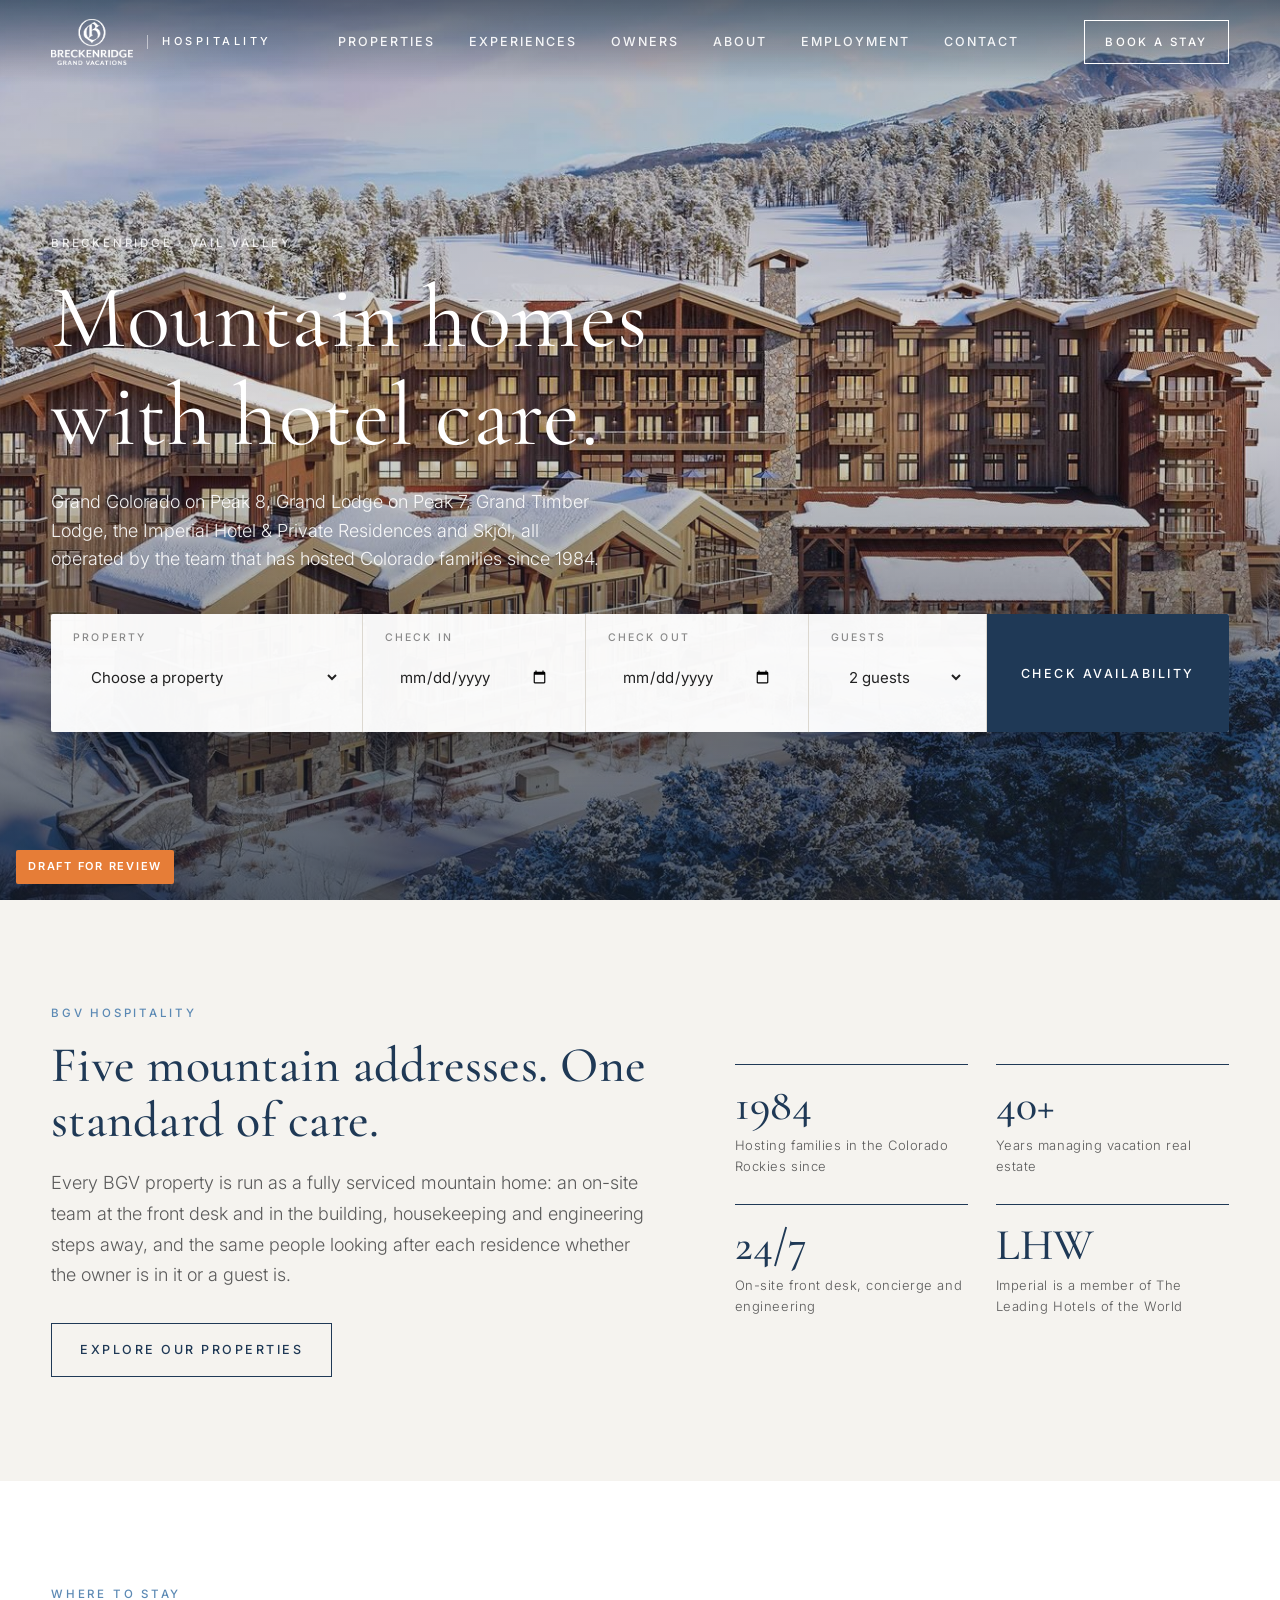
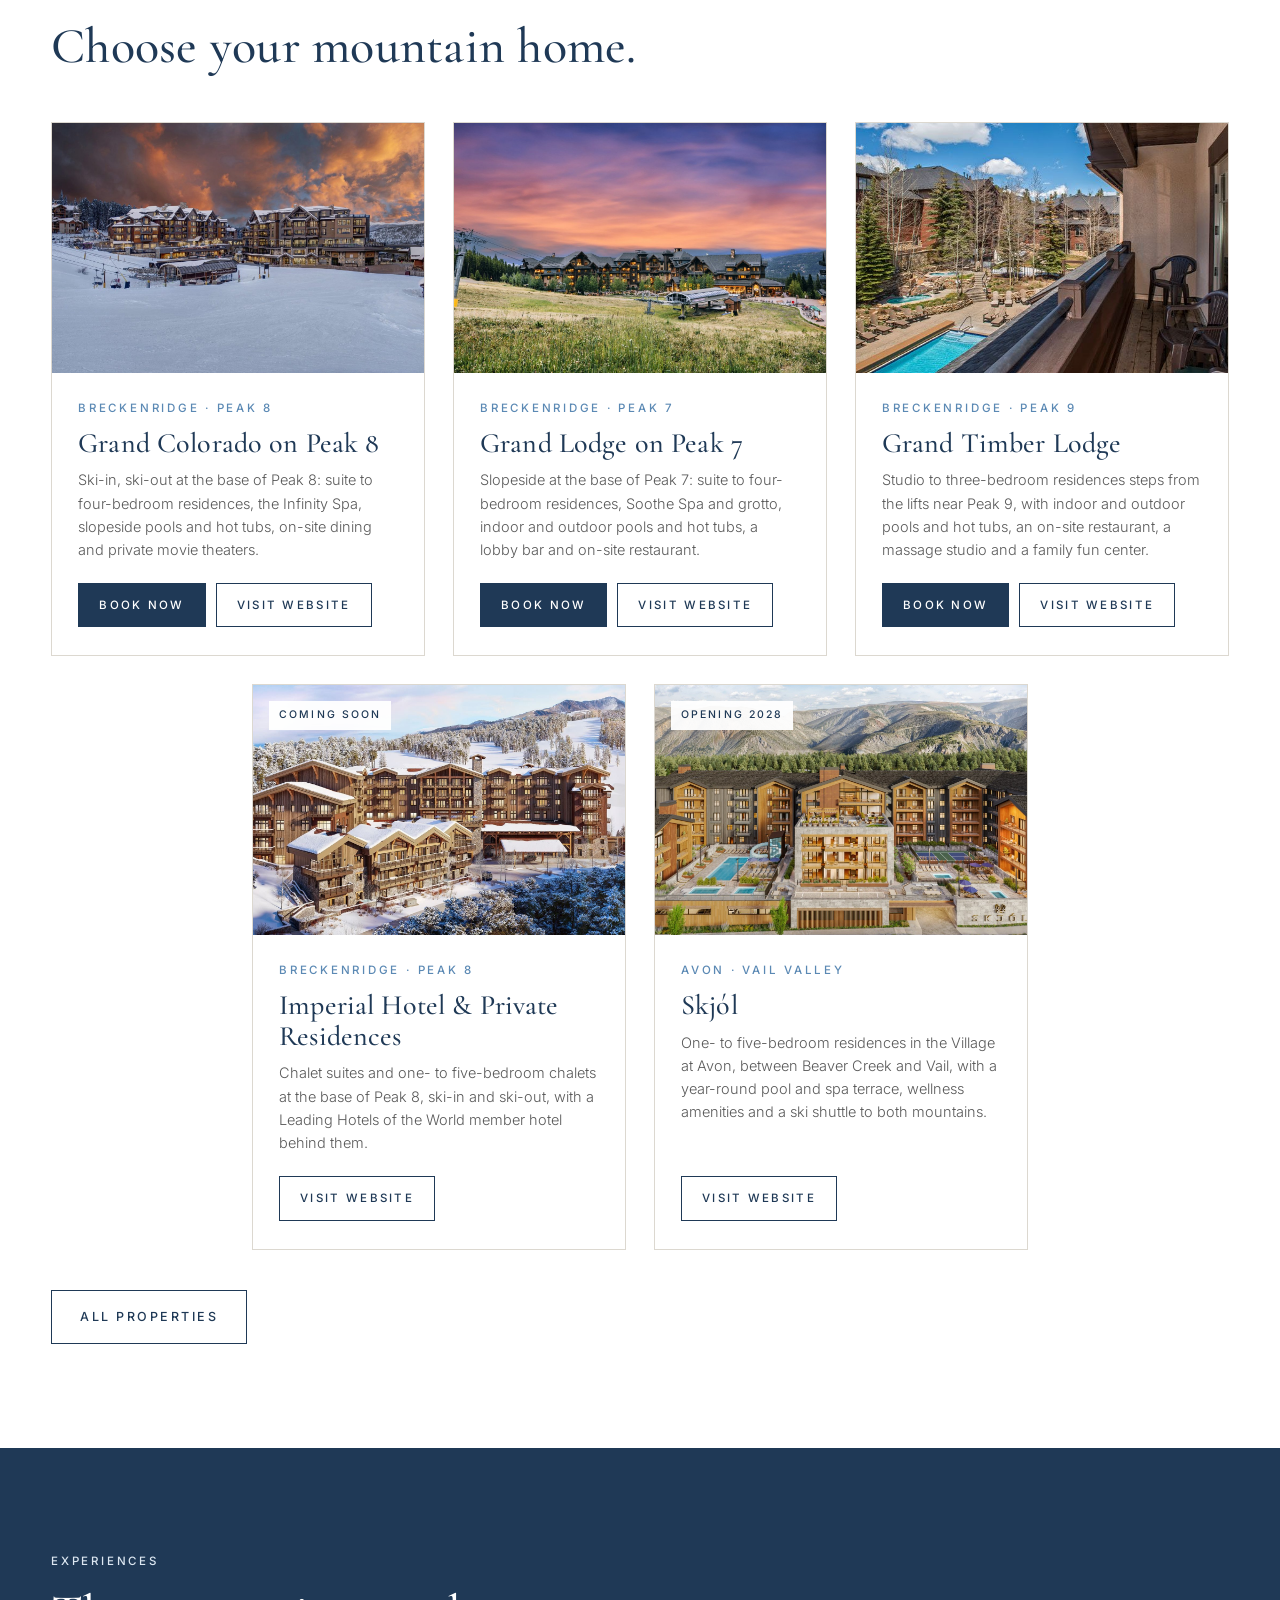
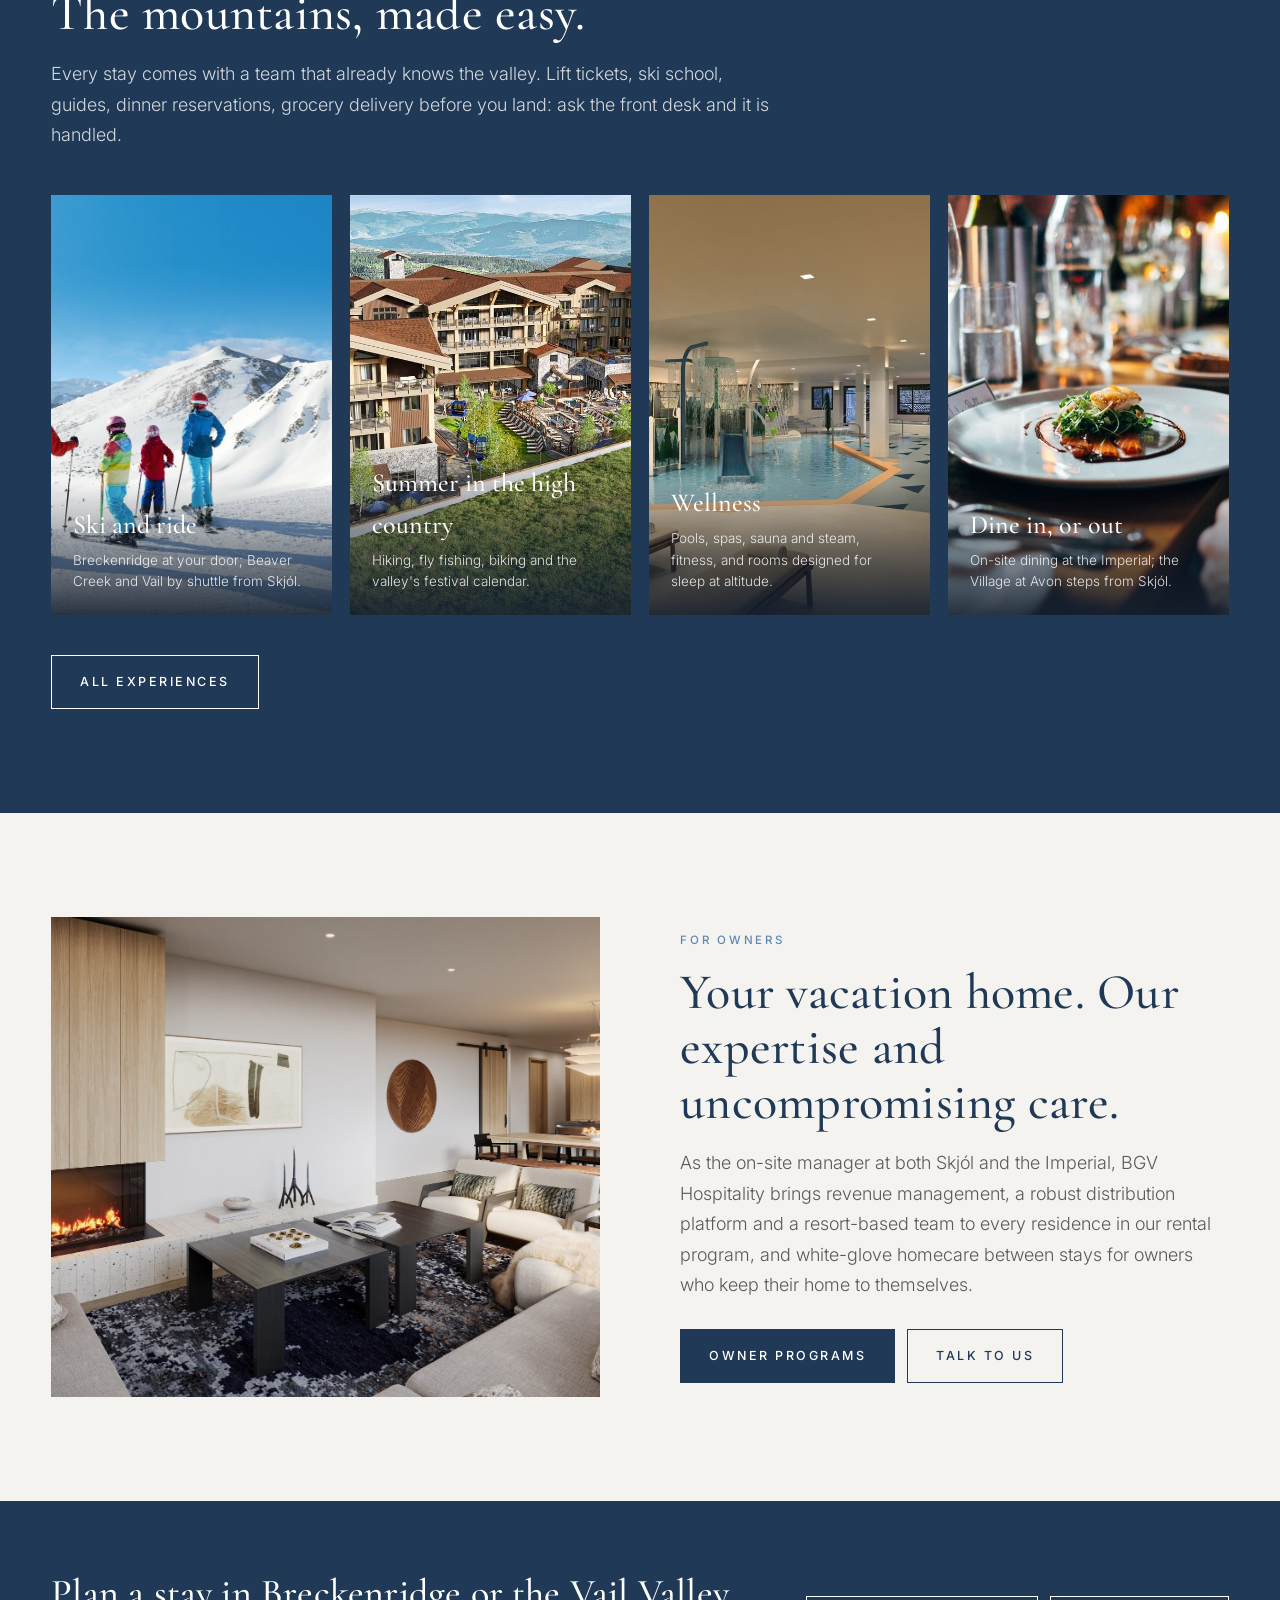
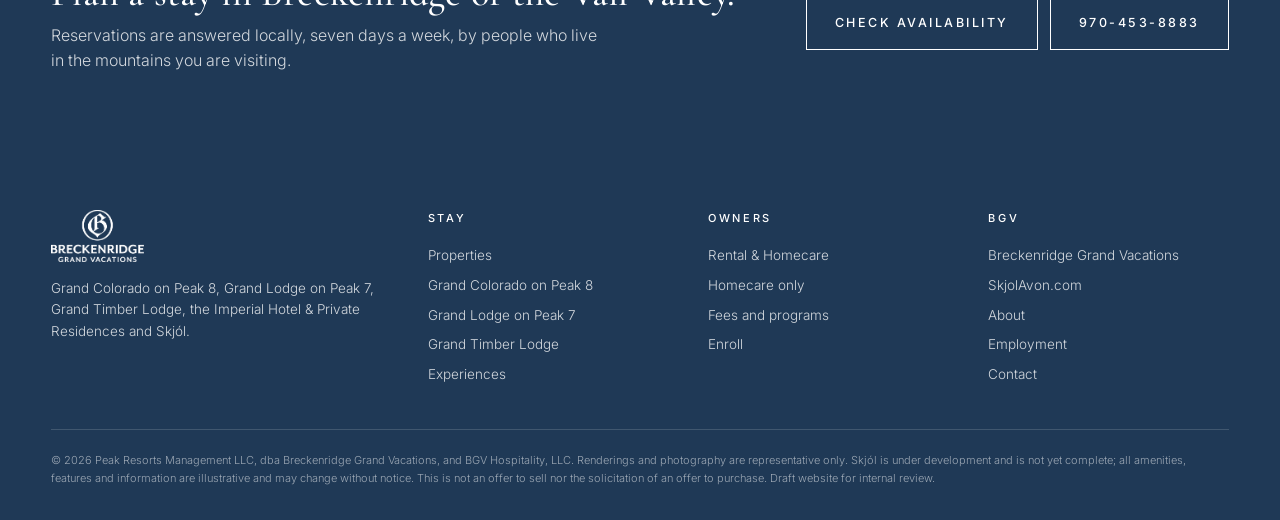
<file: index.html>
<!DOCTYPE html>
<html lang="en">
<head>
<meta charset="utf-8">
<meta name="viewport" content="width=device-width, initial-scale=1">
<title>BGV Hospitality | Breckenridge Grand Vacations resorts, the Imperial and Skjól</title>
<meta name="description" content="Grand Colorado on Peak 8, Grand Lodge on Peak 7, Grand Timber Lodge, the Imperial Hotel and Private Residences and Skjól, operated by Breckenridge Grand Vacations.">
<link rel="icon" href="img/bgv_logo.png">
<link rel="preconnect" href="https://fonts.googleapis.com">
<link href="https://fonts.googleapis.com/css2?family=Cormorant+Garamond:wght@400;500;600&family=Inter:wght@300;400;500;600&family=Nunito+Sans:wght@400;600;700&family=Montserrat:wght@400;500;600&display=swap" rel="stylesheet">
<link rel="stylesheet" href="style.css?v=5">
</head>
<body>
<div class="draft">Draft for review</div>
<header id="hdr">
  <div class="wrap nav">
    <a class="brand" href="index.html">
      <img class="light" src="img/bgv_logo_white.png" alt="Breckenridge Grand Vacations">
      <img class="dark" src="img/bgv_logo.png" alt="Breckenridge Grand Vacations">
      <span class="hosp">Hospitality</span>
    </a>
    <nav class="links"><a href="properties.html">Properties</a><a href="experiences.html">Experiences</a><a href="owners.html">Owners</a><a href="about.html">About</a><a href="http://bgvjobs.com" target="_blank" rel="noopener">Employment</a><a href="contact.html">Contact</a></nav>
    <div class="cta">
      <a class="btn light sm" href="properties.html#book">Book a stay</a>
      <button class="hamb" aria-label="Menu">≡</button>
    </div>
  </div>
</header>
<section class="hero" id="top" style="background-image:url('img/imp_winter.jpg')">
  <div class="wrap">
    <div class="kicker">Breckenridge &middot; Vail Valley</div>
    <h1>Mountain homes with hotel care.</h1>
    <p>Grand Colorado on Peak 8, Grand Lodge on Peak 7, Grand Timber Lodge, the Imperial Hotel &amp; Private Residences and Skjól, all operated by the team that has hosted Colorado families since 1984.</p>
    <!-- Booking: links each property to its TravelClick (iHotelier) booking engine for now.
     Replace with the embedded TravelClick / SynXis booking engine when BGV hands it off. -->
<form class="book" data-book action="contact.html" method="get">
  <input type="hidden" name="intent" value="stay">
  <label>Property<select name="dest" required><option value="" disabled selected>Choose a property</option><option value="grand-colorado" data-book="https://reservations.travelclick.com/107638">Grand Colorado on Peak 8</option><option value="grand-lodge" data-book="https://reservations.travelclick.com/107644">Grand Lodge on Peak 7</option><option value="grand-timber" data-book="https://reservations.travelclick.com/107642">Grand Timber Lodge</option><option value="imperial">Imperial Hotel &amp; Private Residences (coming soon)</option><option value="skjol">Skjól (opening 2028)</option></select></label>
  <label>Check in<input type="date" name="in"></label>
  <label>Check out<input type="date" name="out"></label>
  <label>Guests<select name="guests"><option value="2">2 guests</option><option value="4">4 guests</option><option value="6">6 guests</option><option value="8">8 guests</option><option value="10">10+ guests</option></select></label>
  <button type="submit">Check availability</button>
</form>
  </div>
</section>

<section class="intro">
  <div class="wrap grid">
    <div>
      <div class="kicker">BGV Hospitality</div>
      <h2>Five mountain addresses. One standard of care.</h2>
      <p class="lede" style="margin-top:20px">Every BGV property is run as a fully serviced mountain home: an on-site team at the front desk and in the building, housekeeping and engineering steps away, and the same people looking after each residence whether the owner is in it or a guest is.</p>
      <div style="margin-top:32px"><a class="btn" href="properties.html">Explore our properties</a></div>
    </div>
    <div class="stats">
      <div class="stat"><b>1984</b><span>Hosting families in the Colorado Rockies since</span></div>
      <div class="stat"><b>40+</b><span>Years managing vacation real estate</span></div>
      <div class="stat"><b>24/7</b><span>On-site front desk, concierge and engineering</span></div>
      <div class="stat"><b>LHW</b><span>Imperial is a member of The Leading Hotels of the World</span></div>
    </div>
  </div>
</section>

<section id="destinations" class="props">
  <div class="wrap">
    <div class="kicker">Where to stay</div>
    <h2>Choose your mountain home.</h2>
    <div class="pgrid"><article class="pcard" id="grand-colorado"><div class="ph"><img src="img/gc8.jpg" alt="Grand Colorado on Peak 8"></div><div class="bd"><div class="kicker">Breckenridge &middot; Peak 8</div><h3>Grand Colorado on Peak 8</h3><p>Ski-in, ski-out at the base of Peak 8: suite to four-bedroom residences, the Infinity Spa, slopeside pools and hot tubs, on-site dining and private movie theaters.</p><div class="acts"><a class="btn solid sm" href="https://reservations.travelclick.com/107638" target="_blank" rel="noopener">Book now</a><a class="btn sm" href="https://grandcolorado.com/" target="_blank" rel="noopener">Visit website</a></div></div></article><article class="pcard" id="grand-lodge"><div class="ph"><img src="img/gl7.jpg" alt="Grand Lodge on Peak 7"></div><div class="bd"><div class="kicker">Breckenridge &middot; Peak 7</div><h3>Grand Lodge on Peak 7</h3><p>Slopeside at the base of Peak 7: suite to four-bedroom residences, Soothe Spa and grotto, indoor and outdoor pools and hot tubs, a lobby bar and on-site restaurant.</p><div class="acts"><a class="btn solid sm" href="https://reservations.travelclick.com/107644" target="_blank" rel="noopener">Book now</a><a class="btn sm" href="https://www.grandlodgeonpeak7.com/" target="_blank" rel="noopener">Visit website</a></div></div></article><article class="pcard" id="grand-timber"><div class="ph"><img src="img/gtl.jpg" alt="Grand Timber Lodge"></div><div class="bd"><div class="kicker">Breckenridge &middot; Peak 9</div><h3>Grand Timber Lodge</h3><p>Studio to three-bedroom residences steps from the lifts near Peak 9, with indoor and outdoor pools and hot tubs, an on-site restaurant, a massage studio and a family fun center.</p><div class="acts"><a class="btn solid sm" href="https://reservations.travelclick.com/107642" target="_blank" rel="noopener">Book now</a><a class="btn sm" href="https://www.grandtimber.com/" target="_blank" rel="noopener">Visit website</a></div></div></article><article class="pcard" id="imperial"><div class="ph"><img src="img/imp_winter.jpg" alt="Imperial Hotel &amp; Private Residences"><span class="tag">Coming soon</span></div><div class="bd"><div class="kicker">Breckenridge &middot; Peak 8</div><h3>Imperial Hotel &amp; Private Residences</h3><p>Chalet suites and one- to five-bedroom chalets at the base of Peak 8, ski-in and ski-out, with a Leading Hotels of the World member hotel behind them.</p><div class="acts"><a class="btn sm" href="https://www.imperialbreckenridge.com/" target="_blank" rel="noopener">Visit website</a></div></div></article><article class="pcard" id="skjol"><div class="ph"><img src="img/skjol_aerial.jpg" alt="Skjól" style="object-position:center 80%"><span class="tag">Opening 2028</span></div><div class="bd"><div class="kicker">Avon &middot; Vail Valley</div><h3>Skjól</h3><p>One- to five-bedroom residences in the Village at Avon, between Beaver Creek and Vail, with a year-round pool and spa terrace, wellness amenities and a ski shuttle to both mountains.</p><div class="acts"><a class="btn sm" href="https://skjolavon.com/" target="_blank" rel="noopener">Visit website</a></div></div></article></div>
    <div style="margin-top:40px"><a class="btn" href="properties.html">All properties</a></div>
  </div>
</section>

<section class="exp teaser-exp">
  <div class="wrap">
    <div class="kicker">Experiences</div>
    <h2>The mountains, made easy.</h2>
    <p class="lede" style="margin-top:18px">Every stay comes with a team that already knows the valley. Lift tickets, ski school, guides, dinner reservations, grocery delivery before you land: ask the front desk and it is handled.</p>
    <div class="grid">
      <a class="tile" href="experiences.html#ski"><img src="img/ski.jpg" alt="Skiing"><div><h4>Ski and ride</h4><p>Breckenridge at your door; Beaver Creek and Vail by shuttle from Skjól.</p></div></a>
      <a class="tile" href="experiences.html#summer"><img src="img/imp_summer.jpg" alt="Summer"><div><h4>Summer in the high country</h4><p>Hiking, fly fishing, biking and the valley's festival calendar.</p></div></a>
      <a class="tile" href="experiences.html#wellness"><img src="img/imp_spa.jpg" alt="Wellness"><div><h4>Wellness</h4><p>Pools, spas, sauna and steam, fitness, and rooms designed for sleep at altitude.</p></div></a>
      <a class="tile" href="experiences.html#dining"><img src="img/imp_dining.jpg" alt="Dining"><div><h4>Dine in, or out</h4><p>On-site dining at the Imperial; the Village at Avon steps from Skjól.</p></div></a>
    </div>
    <div style="margin-top:40px"><a class="btn light" href="experiences.html">All experiences</a></div>
  </div>
</section>

<section class="teaser">
  <div class="wrap grid">
    <img src="img/skjol_living.jpg" alt="A Skjól residence living room">
    <div>
      <div class="kicker">For owners</div>
      <h2>Your vacation home. Our expertise and uncompromising care.</h2>
      <p class="lede" style="margin-top:18px">As the on-site manager at both Skjól and the Imperial, BGV Hospitality brings revenue management, a robust distribution platform and a resort-based team to every residence in our rental program, and white-glove homecare between stays for owners who keep their home to themselves.</p>
      <div style="margin-top:28px;display:flex;gap:12px;flex-wrap:wrap"><a class="btn solid" href="owners.html">Owner programs</a><a class="btn" href="contact.html?intent=owner">Talk to us</a></div>
    </div>
  </div>
</section>

<section class="cta-band" style="padding:72px 0">
  <div class="wrap">
    <div>
      <h3>Plan a stay in Breckenridge or the Vail Valley.</h3>
      <p>Reservations are answered locally, seven days a week, by people who live in the mountains you are visiting.</p>
    </div>
    <div class="btns"><a class="btn light" href="contact.html?intent=stay">Check availability</a><a class="btn light" href="tel:9704538883">970-453-8883</a></div>
  </div>
</section>
<script>
  document.querySelectorAll('form[data-book]').forEach(f=>f.addEventListener('submit',e=>{
    const o=f.dest.selectedOptions[0]; const url=o&&o.dataset.book; if(!url) return;   // coming-soon properties go to the contact form
    e.preventDefault();
    const d=v=>{if(!v)return '';const [y,m,dd]=v.split('-');return m+'/'+dd+'/'+y};
    const p=new URLSearchParams();
    if(f.in.value) p.set('DateIn',d(f.in.value));
    if(f.out.value) p.set('DateOut',d(f.out.value));
    p.set('Adults',f.guests.value);
    window.open(url+'?'+p.toString()+'#/guestsandrooms','_blank','noopener');
  }));
</script><footer>
  <div class="wrap">
    <div class="grid">
      <div>
        <img class="logo" src="img/bgv_logo_white.png" alt="Breckenridge Grand Vacations">
        <p>Grand Colorado on Peak 8, Grand Lodge on Peak 7, Grand Timber Lodge, the Imperial Hotel &amp; Private Residences and Skjól.</p>
      </div>
      <div><h5>Stay</h5><a href="properties.html">Properties</a><a href="properties.html#grand-colorado">Grand Colorado on Peak 8</a><a href="properties.html#grand-lodge">Grand Lodge on Peak 7</a><a href="properties.html#grand-timber">Grand Timber Lodge</a><a href="experiences.html">Experiences</a></div>
      <div><h5>Owners</h5><a href="owners.html#rental">Rental &amp; Homecare</a><a href="owners.html#homecare">Homecare only</a><a href="owners.html#fees">Fees and programs</a><a href="owners.html#enroll">Enroll</a></div>
      <div><h5>BGV</h5><a href="https://breckenridgegrandvacations.com" target="_blank" rel="noopener">Breckenridge Grand Vacations</a><a href="https://skjolavon.com" target="_blank" rel="noopener">SkjolAvon.com</a><a href="about.html">About</a><a href="http://bgvjobs.com" target="_blank" rel="noopener">Employment</a><a href="contact.html">Contact</a></div>
    </div>
    <div class="fine">&copy; 2026 Peak Resorts Management LLC, dba Breckenridge Grand Vacations, and BGV Hospitality, LLC. Renderings and photography are representative only. Skjól is under development and is not yet complete; all amenities, features and information are illustrative and may change without notice. This is not an offer to sell nor the solicitation of an offer to purchase. Draft website for internal review.</div>
  </div>
</footer>
<script>
  const hdr=document.getElementById('hdr');
  const onScroll=()=>{hdr.classList.toggle('scrolled',window.scrollY>60)};
  window.addEventListener('scroll',onScroll,{passive:true}); onScroll();
  document.querySelector('.hamb').addEventListener('click',()=>hdr.classList.toggle('open'));
</script>
</body>
</html>
</file>
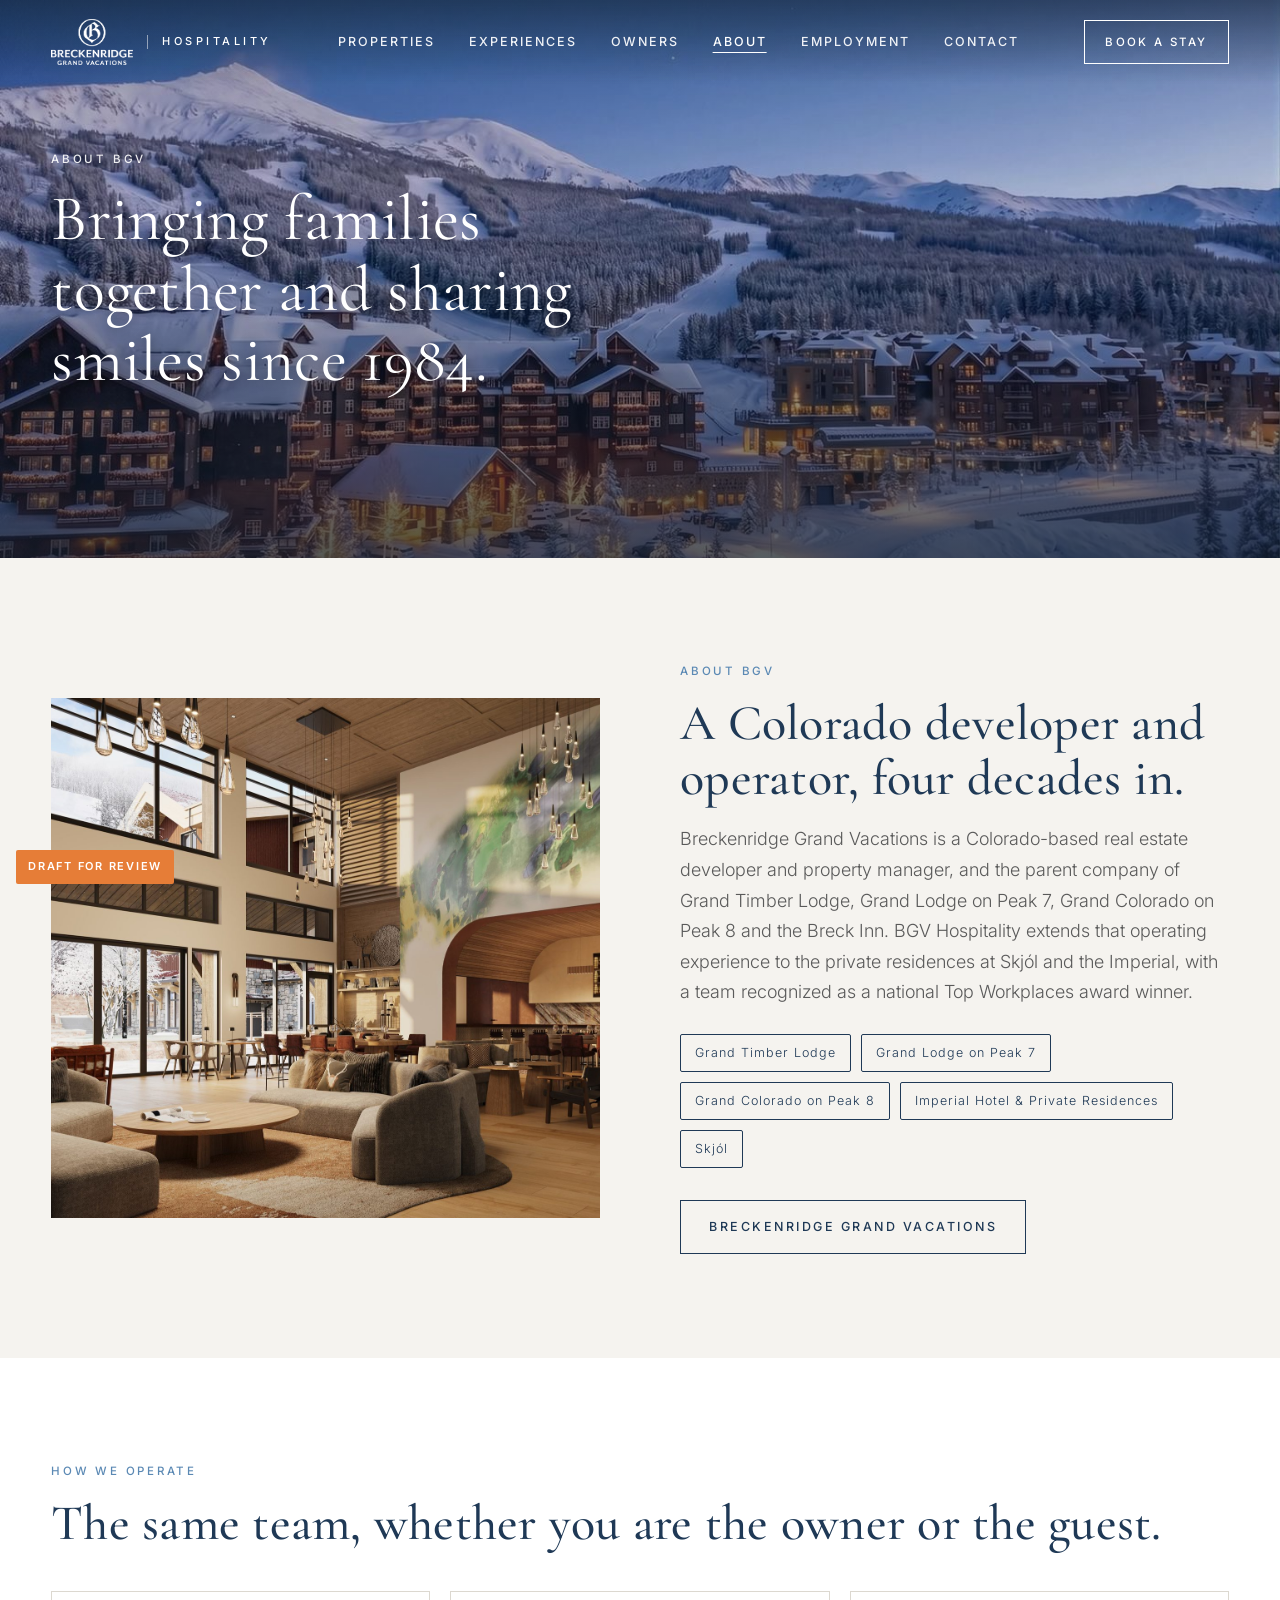
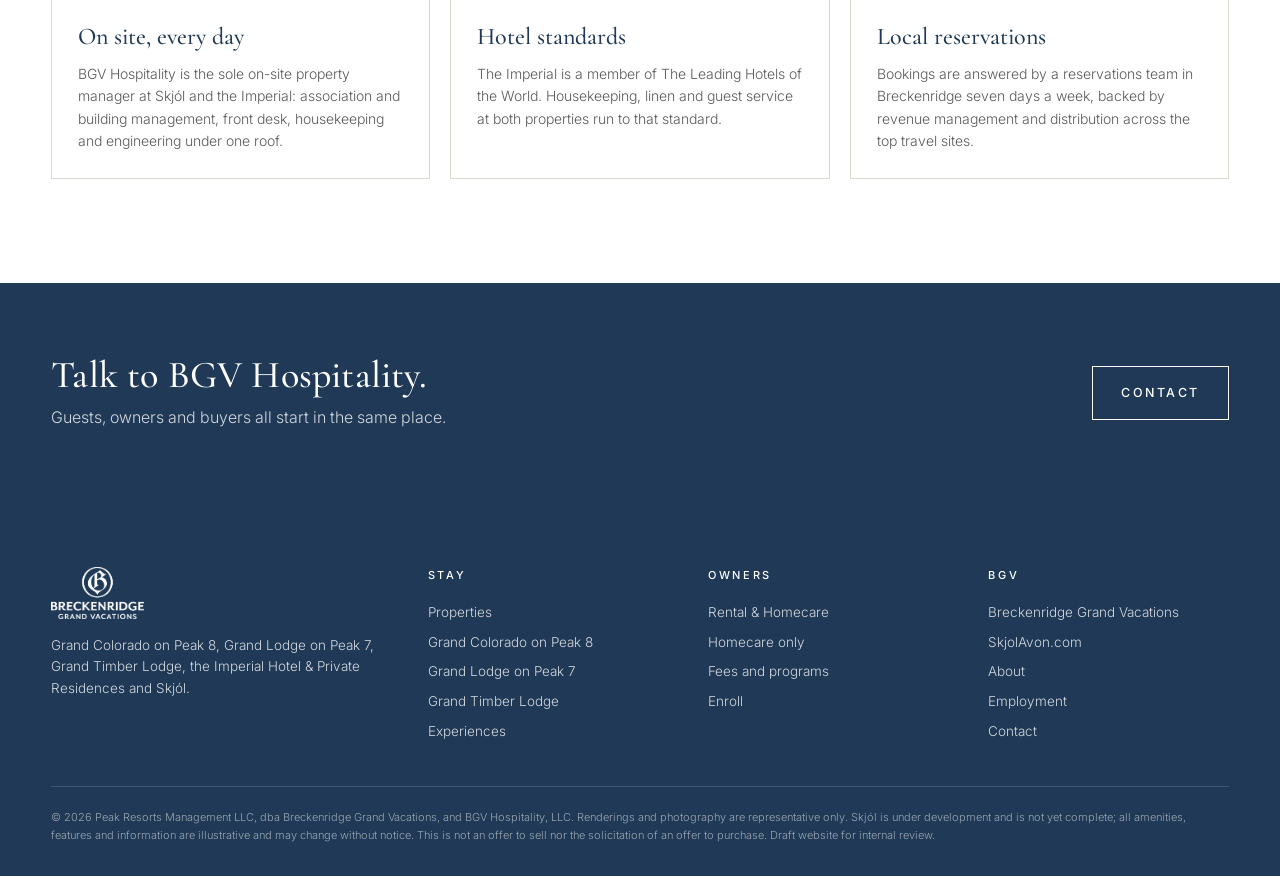
<file: about.html>
<!DOCTYPE html>
<html lang="en">
<head>
<meta charset="utf-8">
<meta name="viewport" content="width=device-width, initial-scale=1">
<title>About BGV | BGV Hospitality</title>
<meta name="description" content="Breckenridge Grand Vacations has hosted Colorado families since 1984. BGV Hospitality extends that operating experience to Skjól and the Imperial.">
<link rel="icon" href="img/bgv_logo.png">
<link rel="preconnect" href="https://fonts.googleapis.com">
<link href="https://fonts.googleapis.com/css2?family=Cormorant+Garamond:wght@400;500;600&family=Inter:wght@300;400;500;600&family=Nunito+Sans:wght@400;600;700&family=Montserrat:wght@400;500;600&display=swap" rel="stylesheet">
<link rel="stylesheet" href="style.css?v=5">
</head>
<body>
<div class="draft">Draft for review</div>
<header id="hdr">
  <div class="wrap nav">
    <a class="brand" href="index.html">
      <img class="light" src="img/bgv_logo_white.png" alt="Breckenridge Grand Vacations">
      <img class="dark" src="img/bgv_logo.png" alt="Breckenridge Grand Vacations">
      <span class="hosp">Hospitality</span>
    </a>
    <nav class="links"><a href="properties.html">Properties</a><a href="experiences.html">Experiences</a><a href="owners.html">Owners</a><a href="about.html" class="active">About</a><a href="http://bgvjobs.com" target="_blank" rel="noopener">Employment</a><a href="contact.html">Contact</a></nav>
    <div class="cta">
      <a class="btn light sm" href="properties.html#book">Book a stay</a>
      <button class="hamb" aria-label="Menu">≡</button>
    </div>
  </div>
</header>
<section class="pagehero" style="background-image:url('img/breck_town.jpg')">
  <div class="wrap">
    <div class="kicker">About BGV</div>
    <h1>Bringing families together and sharing smiles since 1984.</h1>
  </div>
</section>

<section class="about">
  <div class="wrap grid">
    <img src="img/imp_lounge.jpg" alt="Toasted Oak lounge at the Imperial">
    <div>
      <div class="kicker">About BGV</div>
      <h2>A Colorado developer and operator, four decades in.</h2>
      <p class="lede" style="margin-top:18px">Breckenridge Grand Vacations is a Colorado-based real estate developer and property manager, and the parent company of Grand Timber Lodge, Grand Lodge on Peak 7, Grand Colorado on Peak 8 and the Breck Inn. BGV Hospitality extends that operating experience to the private residences at Skjól and the Imperial, with a team recognized as a national Top Workplaces award winner.</p>
      <div class="resorts"><span>Grand Timber Lodge</span><span>Grand Lodge on Peak 7</span><span>Grand Colorado on Peak 8</span><span>Imperial Hotel &amp; Private Residences</span><span>Skjól</span></div>
      <div style="margin-top:32px"><a class="btn" href="https://breckenridgegrandvacations.com" target="_blank" rel="noopener">Breckenridge Grand Vacations</a></div>
    </div>
  </div>
</section>

<section>
  <div class="wrap">
    <div class="kicker">How we operate</div>
    <h2>The same team, whether you are the owner or the guest.</h2>
    <div class="types" style="margin-top:40px">
      <div class="type"><h4>On site, every day</h4><p>BGV Hospitality is the sole on-site property manager at Skjól and the Imperial: association and building management, front desk, housekeeping and engineering under one roof.</p></div>
      <div class="type"><h4>Hotel standards</h4><p>The Imperial is a member of The Leading Hotels of the World. Housekeeping, linen and guest service at both properties run to that standard.</p></div>
      <div class="type"><h4>Local reservations</h4><p>Bookings are answered by a reservations team in Breckenridge seven days a week, backed by revenue management and distribution across the top travel sites.</p></div>
    </div>
  </div>
</section>

<section class="cta-band">
  <div class="wrap">
    <div>
      <h3>Talk to BGV Hospitality.</h3>
      <p>Guests, owners and buyers all start in the same place.</p>
    </div>
    <div class="btns"><a class="btn light" href="contact.html">Contact</a></div>
  </div>
</section>
<footer>
  <div class="wrap">
    <div class="grid">
      <div>
        <img class="logo" src="img/bgv_logo_white.png" alt="Breckenridge Grand Vacations">
        <p>Grand Colorado on Peak 8, Grand Lodge on Peak 7, Grand Timber Lodge, the Imperial Hotel &amp; Private Residences and Skjól.</p>
      </div>
      <div><h5>Stay</h5><a href="properties.html">Properties</a><a href="properties.html#grand-colorado">Grand Colorado on Peak 8</a><a href="properties.html#grand-lodge">Grand Lodge on Peak 7</a><a href="properties.html#grand-timber">Grand Timber Lodge</a><a href="experiences.html">Experiences</a></div>
      <div><h5>Owners</h5><a href="owners.html#rental">Rental &amp; Homecare</a><a href="owners.html#homecare">Homecare only</a><a href="owners.html#fees">Fees and programs</a><a href="owners.html#enroll">Enroll</a></div>
      <div><h5>BGV</h5><a href="https://breckenridgegrandvacations.com" target="_blank" rel="noopener">Breckenridge Grand Vacations</a><a href="https://skjolavon.com" target="_blank" rel="noopener">SkjolAvon.com</a><a href="about.html">About</a><a href="http://bgvjobs.com" target="_blank" rel="noopener">Employment</a><a href="contact.html">Contact</a></div>
    </div>
    <div class="fine">&copy; 2026 Peak Resorts Management LLC, dba Breckenridge Grand Vacations, and BGV Hospitality, LLC. Renderings and photography are representative only. Skjól is under development and is not yet complete; all amenities, features and information are illustrative and may change without notice. This is not an offer to sell nor the solicitation of an offer to purchase. Draft website for internal review.</div>
  </div>
</footer>
<script>
  const hdr=document.getElementById('hdr');
  const onScroll=()=>{hdr.classList.toggle('scrolled',window.scrollY>60)};
  window.addEventListener('scroll',onScroll,{passive:true}); onScroll();
  document.querySelector('.hamb').addEventListener('click',()=>hdr.classList.toggle('open'));
</script>
</body>
</html>
</file>
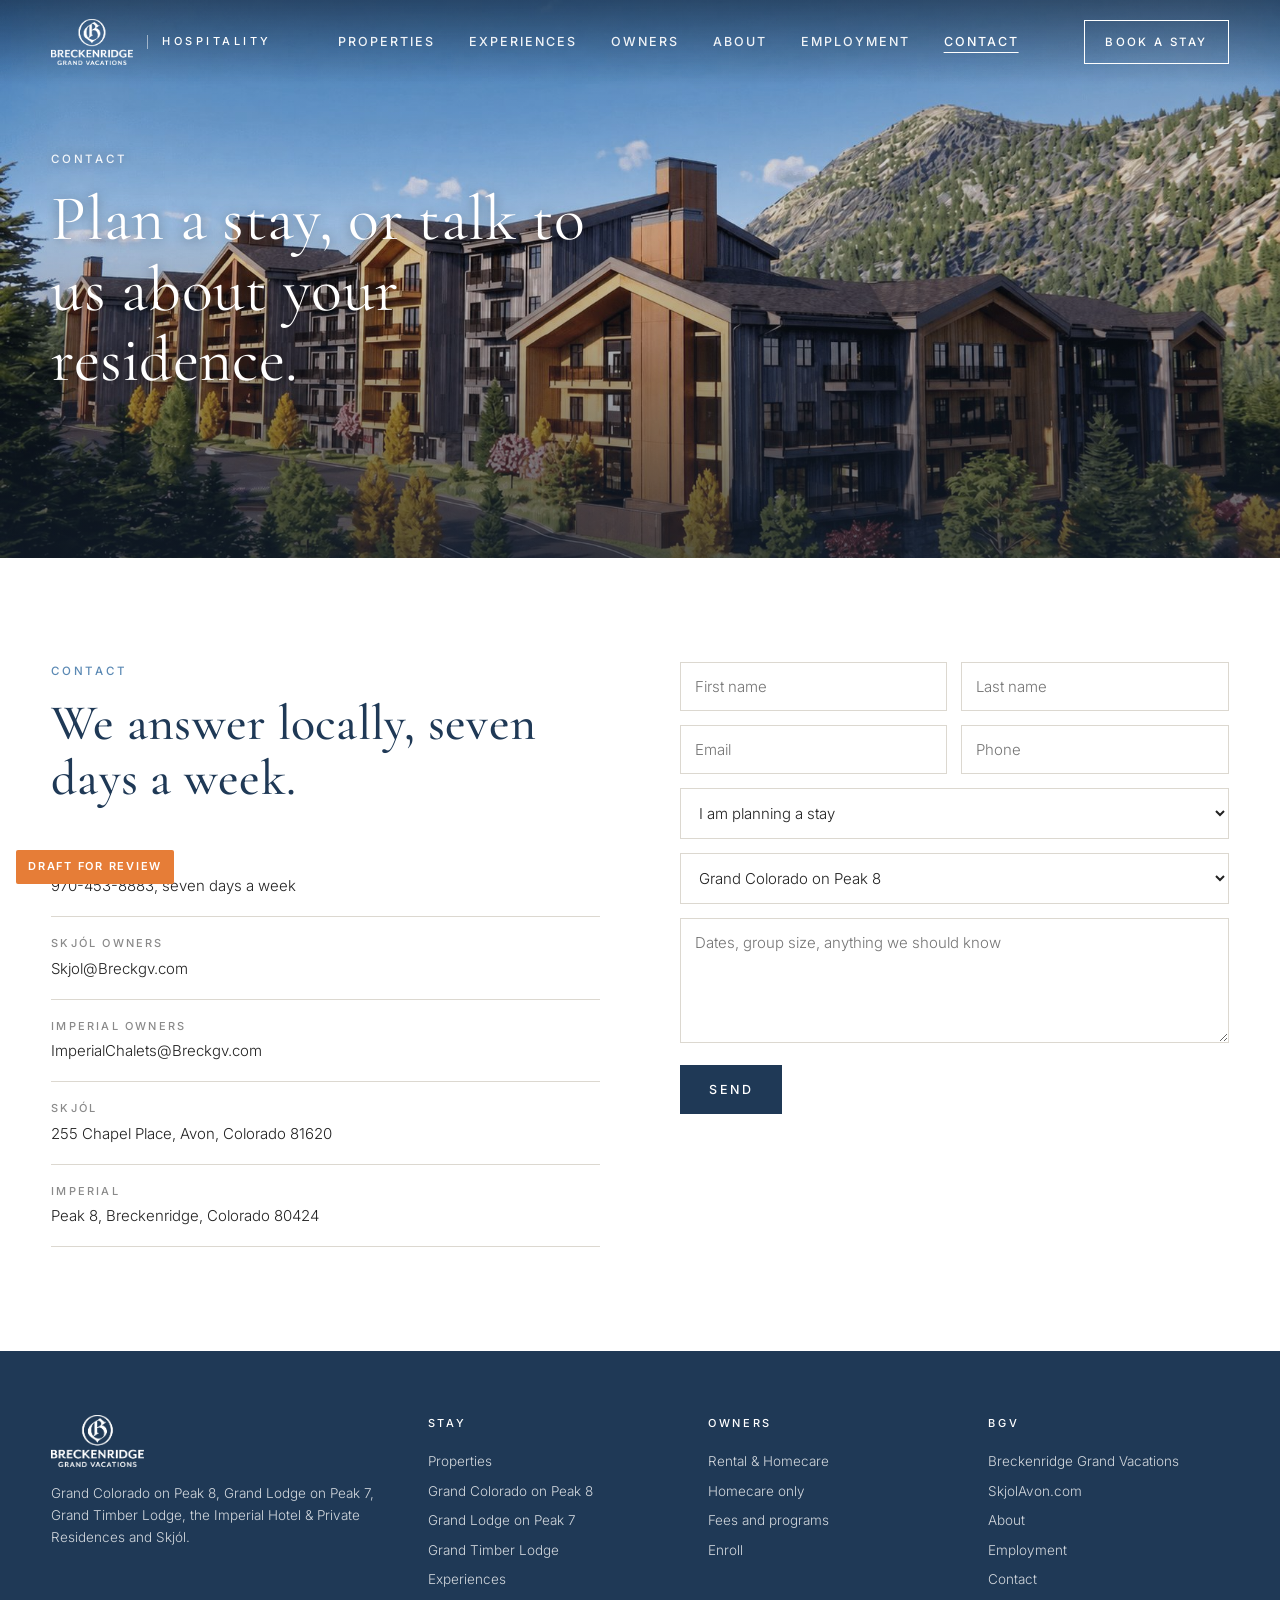
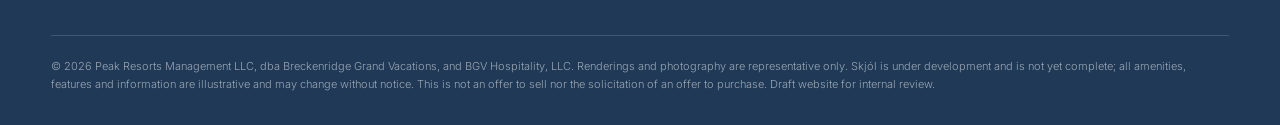
<file: contact.html>
<!DOCTYPE html>
<html lang="en">
<head>
<meta charset="utf-8">
<meta name="viewport" content="width=device-width, initial-scale=1">
<title>Contact | BGV Hospitality</title>
<meta name="description" content="Plan a stay or talk to BGV Hospitality about your residence at Skjól or the Imperial.">
<link rel="icon" href="img/bgv_logo.png">
<link rel="preconnect" href="https://fonts.googleapis.com">
<link href="https://fonts.googleapis.com/css2?family=Cormorant+Garamond:wght@400;500;600&family=Inter:wght@300;400;500;600&family=Nunito+Sans:wght@400;600;700&family=Montserrat:wght@400;500;600&display=swap" rel="stylesheet">
<link rel="stylesheet" href="style.css?v=5">
</head>
<body>
<div class="draft">Draft for review</div>
<header id="hdr">
  <div class="wrap nav">
    <a class="brand" href="index.html">
      <img class="light" src="img/bgv_logo_white.png" alt="Breckenridge Grand Vacations">
      <img class="dark" src="img/bgv_logo.png" alt="Breckenridge Grand Vacations">
      <span class="hosp">Hospitality</span>
    </a>
    <nav class="links"><a href="properties.html">Properties</a><a href="experiences.html">Experiences</a><a href="owners.html">Owners</a><a href="about.html">About</a><a href="http://bgvjobs.com" target="_blank" rel="noopener">Employment</a><a href="contact.html" class="active">Contact</a></nav>
    <div class="cta">
      <a class="btn light sm" href="properties.html#book">Book a stay</a>
      <button class="hamb" aria-label="Menu">≡</button>
    </div>
  </div>
</header>
<section class="pagehero" style="background-image:url('img/skjol_backcorner_day.jpg')">
  <div class="wrap">
    <div class="kicker">Contact</div>
    <h1>Plan a stay, or talk to us about your residence.</h1>
  </div>
</section>

<section class="contact">
  <div class="wrap grid">
    <div>
      <div class="kicker">Contact</div>
      <h2>We answer locally, seven days a week.</h2>
      <div class="cline" style="margin-top:28px"><b>Reservations</b>970-453-8883, seven days a week</div>
      <div class="cline"><b>Skjól owners</b><a href="mailto:Skjol@Breckgv.com">Skjol@Breckgv.com</a></div>
      <div class="cline"><b>Imperial owners</b><a href="mailto:ImperialChalets@Breckgv.com">ImperialChalets@Breckgv.com</a></div>
      <div class="cline"><b>Skjól</b>255 Chapel Place, Avon, Colorado 81620</div>
      <div class="cline"><b>Imperial</b>Peak 8, Breckenridge, Colorado 80424</div>
    </div>
    <form id="cform" onsubmit="event.preventDefault();alert('Draft site: form is not connected yet.')">
      <div class="row"><input placeholder="First name" required><input placeholder="Last name" required></div>
      <div class="row"><input type="email" placeholder="Email" required><input type="tel" placeholder="Phone"></div>
      <select id="f_intent"><option>I am planning a stay</option><option>I own at Skjól</option><option>I own at the Imperial</option><option>I am considering buying</option></select>
      <select id="f_dest"><option>Grand Colorado on Peak 8</option><option>Grand Lodge on Peak 7</option><option>Grand Timber Lodge</option><option>Imperial, Breckenridge</option><option>Skjól, Avon</option><option>Not sure yet</option></select>
      <textarea id="f_msg" rows="5" placeholder="Dates, group size, anything we should know"></textarea>
      <button class="btn solid" type="submit">Send</button>
    </form>
  </div>
</section>


<script>
  (function(){
    const q=new URLSearchParams(location.search);
    const intent=q.get('intent'), dest=(q.get('dest')||'').toLowerCase();
    const fi=document.getElementById('f_intent'), fd=document.getElementById('f_dest'), fm=document.getElementById('f_msg');
    if(intent==='owner') fi.selectedIndex=1;
    const map={'grand-colorado':0,'grand-lodge':1,'grand-timber':2,'imperial':3,'skjol':4}; for(const k in map){ if(dest.includes(k) || (k==='skjol'&&dest.includes('skj'))) fd.selectedIndex=map[k]; }
    const parts=[];
    if(q.get('in')) parts.push('Check in '+q.get('in'));
    if(q.get('out')) parts.push('check out '+q.get('out'));
    if(q.get('guests')) parts.push(q.get('guests'));
    if(parts.length) fm.value=parts.join(', ')+'.';
  })();
</script>
<footer>
  <div class="wrap">
    <div class="grid">
      <div>
        <img class="logo" src="img/bgv_logo_white.png" alt="Breckenridge Grand Vacations">
        <p>Grand Colorado on Peak 8, Grand Lodge on Peak 7, Grand Timber Lodge, the Imperial Hotel &amp; Private Residences and Skjól.</p>
      </div>
      <div><h5>Stay</h5><a href="properties.html">Properties</a><a href="properties.html#grand-colorado">Grand Colorado on Peak 8</a><a href="properties.html#grand-lodge">Grand Lodge on Peak 7</a><a href="properties.html#grand-timber">Grand Timber Lodge</a><a href="experiences.html">Experiences</a></div>
      <div><h5>Owners</h5><a href="owners.html#rental">Rental &amp; Homecare</a><a href="owners.html#homecare">Homecare only</a><a href="owners.html#fees">Fees and programs</a><a href="owners.html#enroll">Enroll</a></div>
      <div><h5>BGV</h5><a href="https://breckenridgegrandvacations.com" target="_blank" rel="noopener">Breckenridge Grand Vacations</a><a href="https://skjolavon.com" target="_blank" rel="noopener">SkjolAvon.com</a><a href="about.html">About</a><a href="http://bgvjobs.com" target="_blank" rel="noopener">Employment</a><a href="contact.html">Contact</a></div>
    </div>
    <div class="fine">&copy; 2026 Peak Resorts Management LLC, dba Breckenridge Grand Vacations, and BGV Hospitality, LLC. Renderings and photography are representative only. Skjól is under development and is not yet complete; all amenities, features and information are illustrative and may change without notice. This is not an offer to sell nor the solicitation of an offer to purchase. Draft website for internal review.</div>
  </div>
</footer>
<script>
  const hdr=document.getElementById('hdr');
  const onScroll=()=>{hdr.classList.toggle('scrolled',window.scrollY>60)};
  window.addEventListener('scroll',onScroll,{passive:true}); onScroll();
  document.querySelector('.hamb').addEventListener('click',()=>hdr.classList.toggle('open'));
</script>
</body>
</html>
</file>
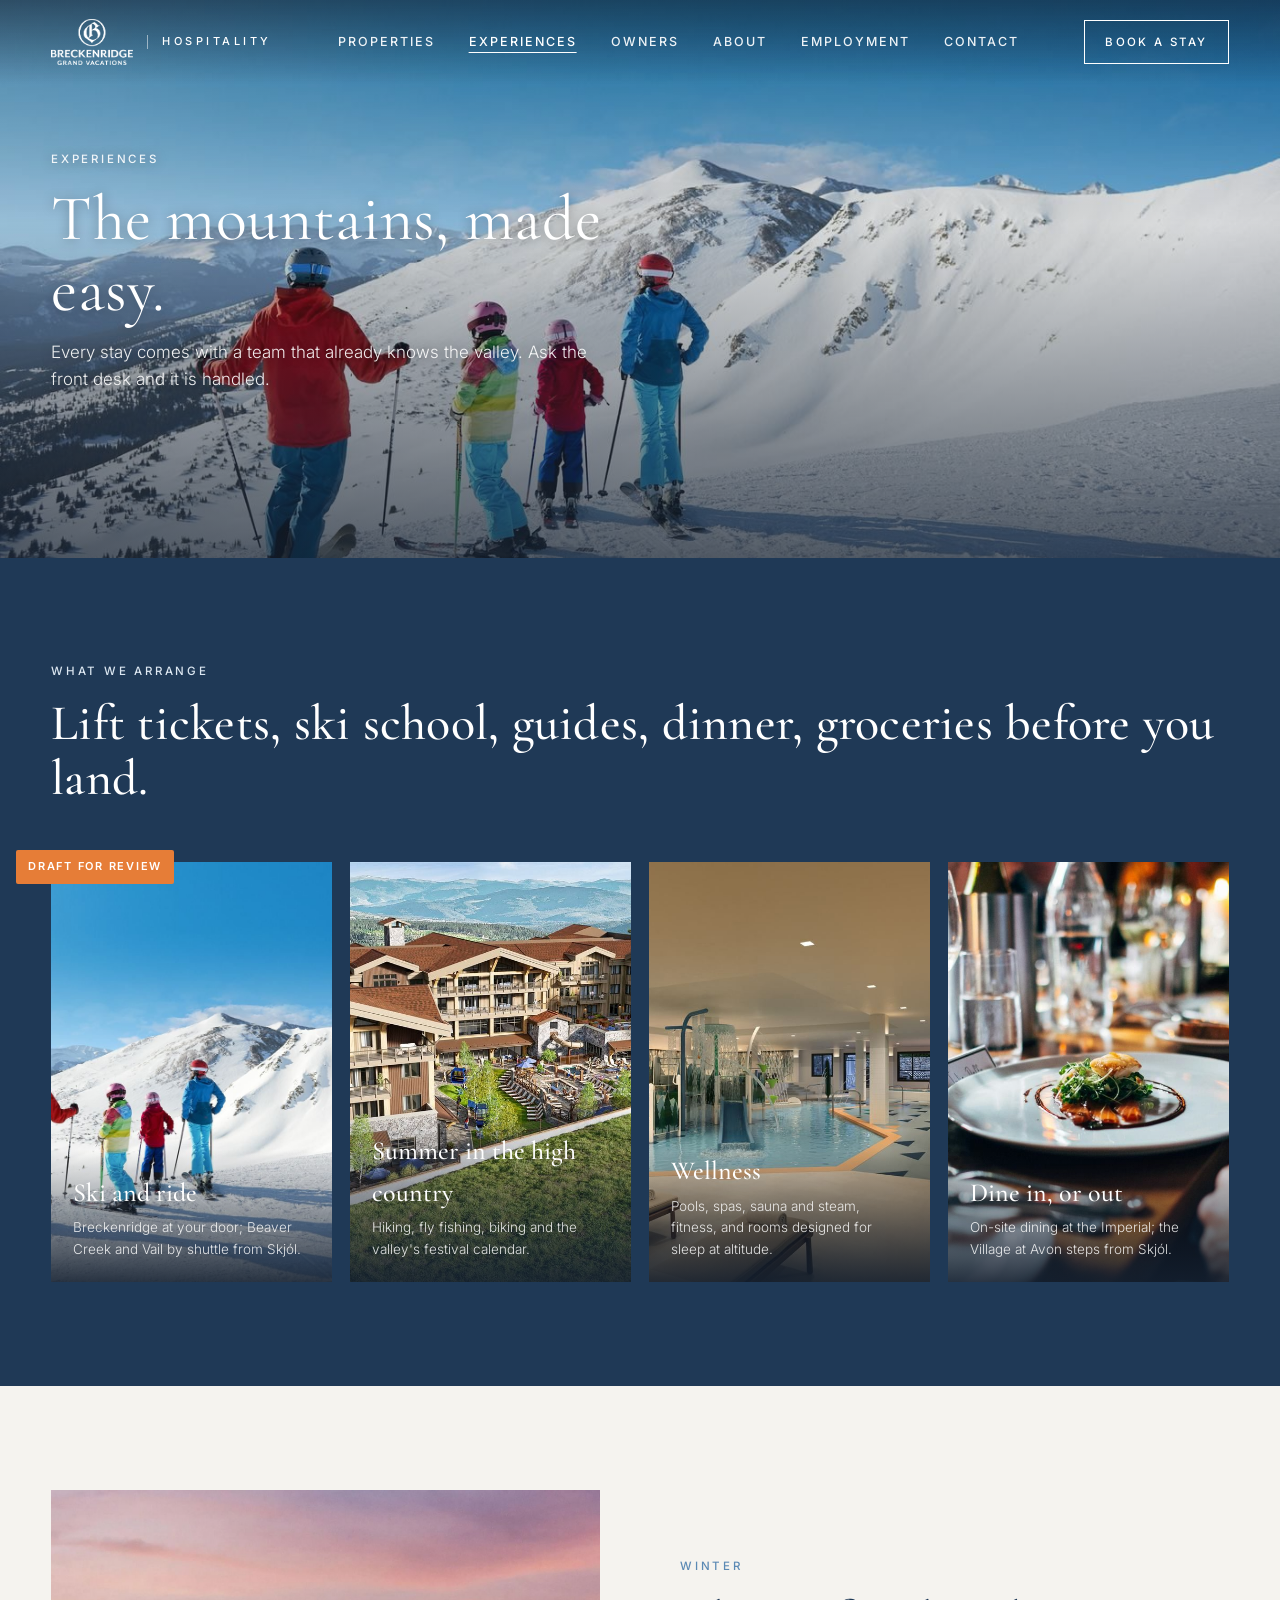
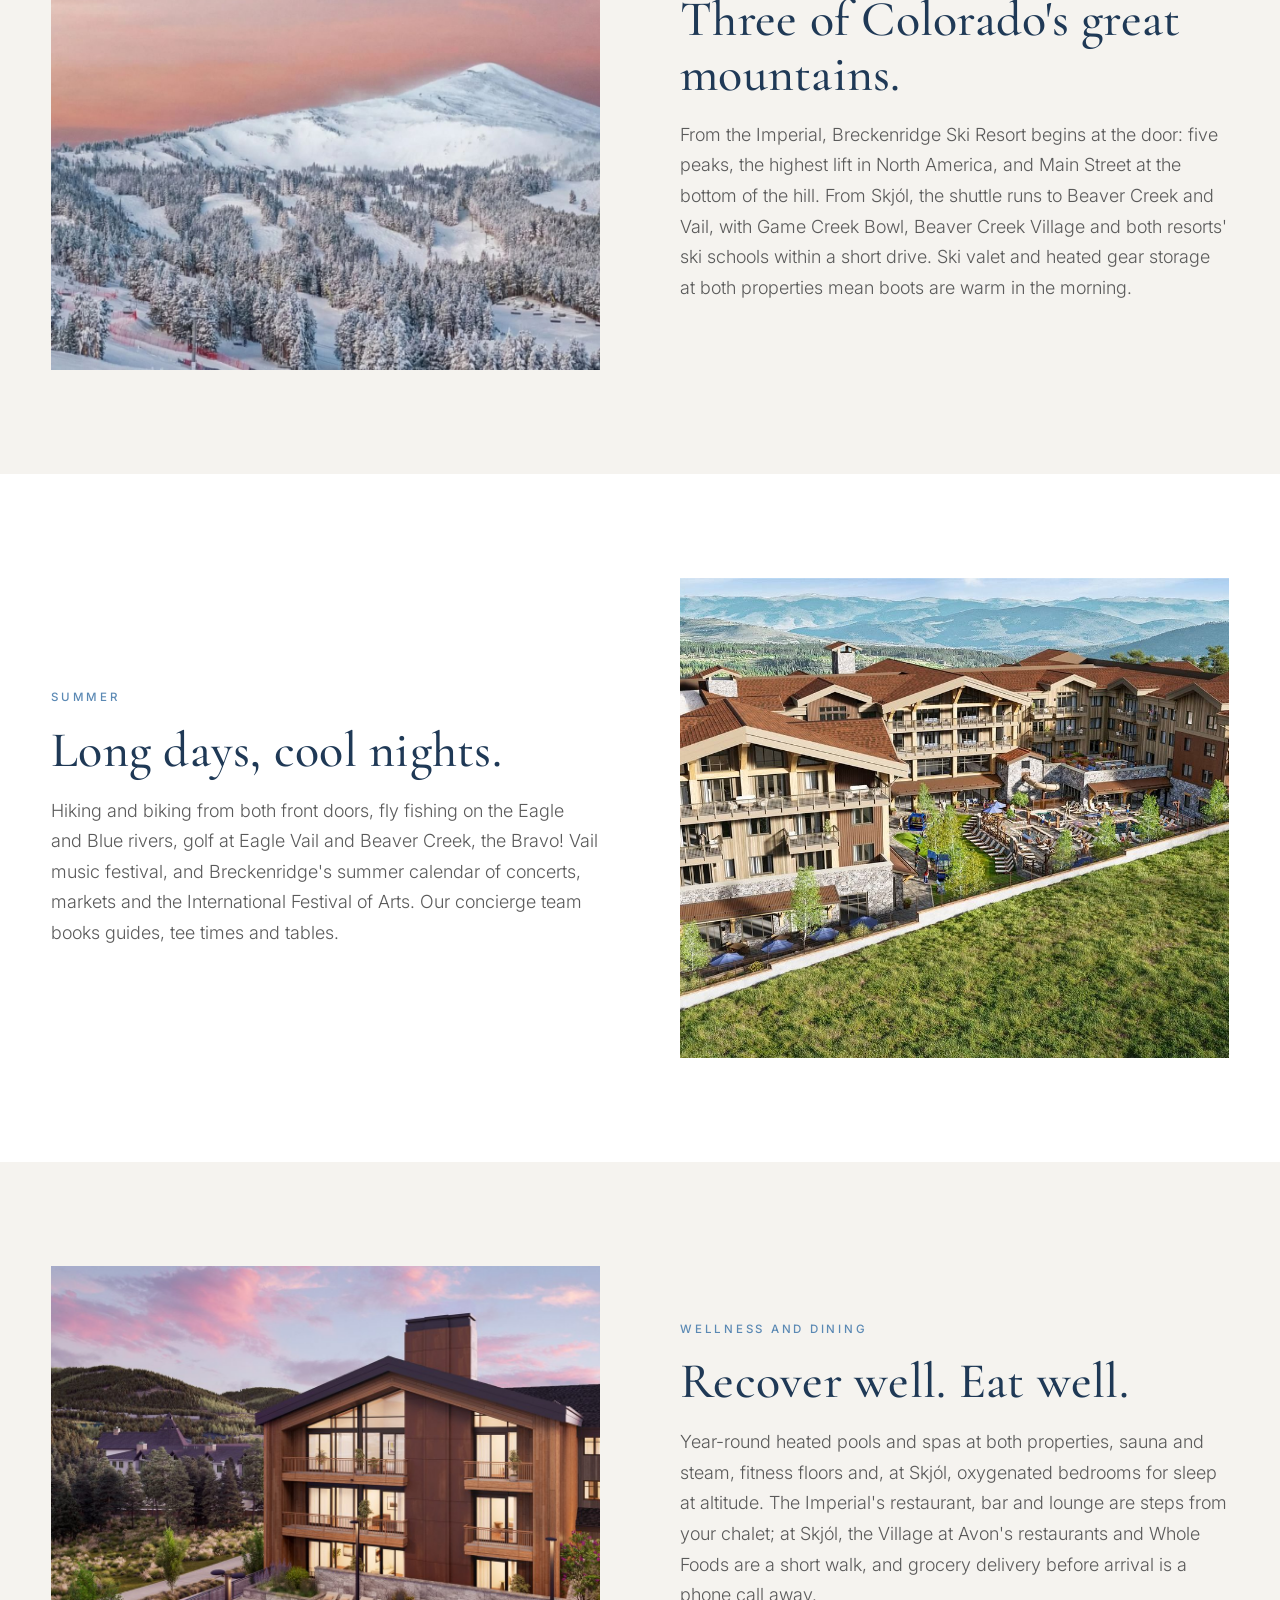
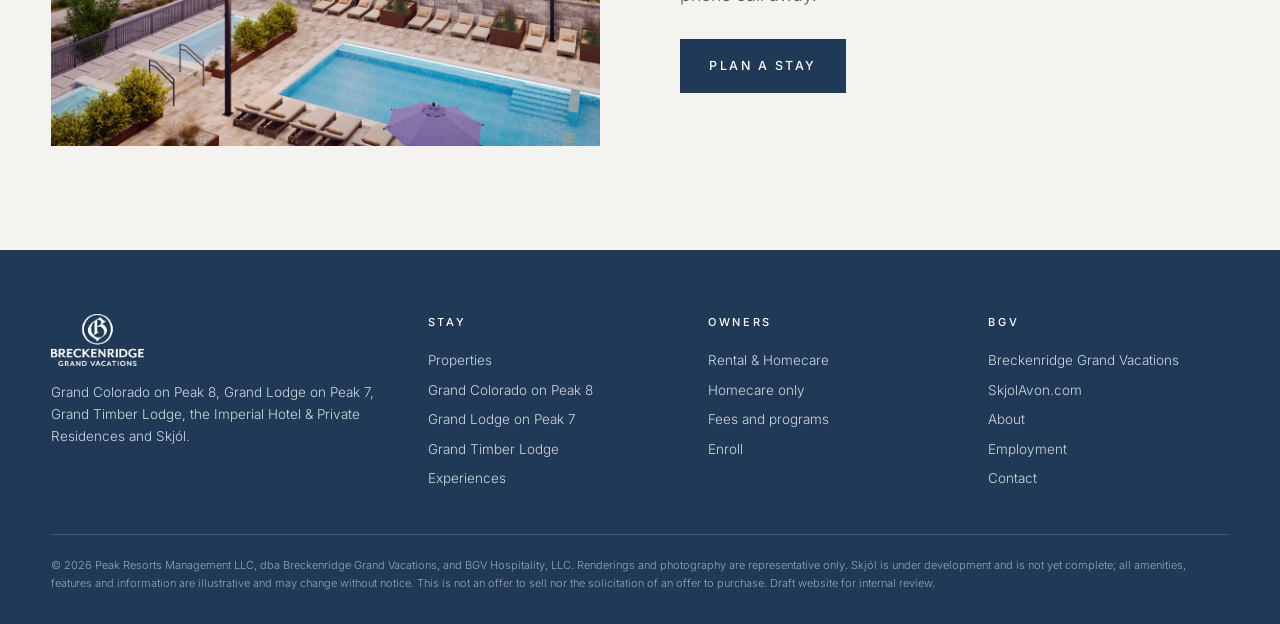
<file: experiences.html>
<!DOCTYPE html>
<html lang="en">
<head>
<meta charset="utf-8">
<meta name="viewport" content="width=device-width, initial-scale=1">
<title>Experiences | BGV Hospitality</title>
<meta name="description" content="Skiing, summer in the high country, wellness and dining from Skjól and the Imperial, with a team that already knows the valley.">
<link rel="icon" href="img/bgv_logo.png">
<link rel="preconnect" href="https://fonts.googleapis.com">
<link href="https://fonts.googleapis.com/css2?family=Cormorant+Garamond:wght@400;500;600&family=Inter:wght@300;400;500;600&family=Nunito+Sans:wght@400;600;700&family=Montserrat:wght@400;500;600&display=swap" rel="stylesheet">
<link rel="stylesheet" href="style.css?v=5">
</head>
<body>
<div class="draft">Draft for review</div>
<header id="hdr">
  <div class="wrap nav">
    <a class="brand" href="index.html">
      <img class="light" src="img/bgv_logo_white.png" alt="Breckenridge Grand Vacations">
      <img class="dark" src="img/bgv_logo.png" alt="Breckenridge Grand Vacations">
      <span class="hosp">Hospitality</span>
    </a>
    <nav class="links"><a href="properties.html">Properties</a><a href="experiences.html" class="active">Experiences</a><a href="owners.html">Owners</a><a href="about.html">About</a><a href="http://bgvjobs.com" target="_blank" rel="noopener">Employment</a><a href="contact.html">Contact</a></nav>
    <div class="cta">
      <a class="btn light sm" href="properties.html#book">Book a stay</a>
      <button class="hamb" aria-label="Menu">≡</button>
    </div>
  </div>
</header>
<section class="pagehero" style="background-image:url('img/ski.jpg')">
  <div class="wrap">
    <div class="kicker">Experiences</div>
    <h1>The mountains, made easy.</h1>
    <p>Every stay comes with a team that already knows the valley. Ask the front desk and it is handled.</p>
  </div>
</section>

<section class="exp">
  <div class="wrap">
    <div class="kicker">What we arrange</div>
    <h2>Lift tickets, ski school, guides, dinner, groceries before you land.</h2>
    <div class="grid">
      <div class="tile" id="ski"><img src="img/ski.jpg" alt="Skiing"><div><h4>Ski and ride</h4><p>Breckenridge at your door; Beaver Creek and Vail by shuttle from Skjól.</p></div></div>
      <div class="tile" id="summer"><img src="img/imp_summer.jpg" alt="Summer"><div><h4>Summer in the high country</h4><p>Hiking, fly fishing, biking and the valley's festival calendar.</p></div></div>
      <div class="tile" id="wellness"><img src="img/imp_spa.jpg" alt="Wellness"><div><h4>Wellness</h4><p>Pools, spas, sauna and steam, fitness, and rooms designed for sleep at altitude.</p></div></div>
      <div class="tile" id="dining"><img src="img/imp_dining.jpg" alt="Dining"><div><h4>Dine in, or out</h4><p>On-site dining at the Imperial; the Village at Avon steps from Skjól.</p></div></div>
    </div>
  </div>
</section>

<section class="teaser">
  <div class="wrap grid">
    <img src="img/peak_dusk.jpg" alt="Breckenridge ski runs at dusk">
    <div>
      <div class="kicker">Winter</div>
      <h2>Three of Colorado's great mountains.</h2>
      <p class="lede" style="margin-top:18px">From the Imperial, Breckenridge Ski Resort begins at the door: five peaks, the highest lift in North America, and Main Street at the bottom of the hill. From Skjól, the shuttle runs to Beaver Creek and Vail, with Game Creek Bowl, Beaver Creek Village and both resorts' ski schools within a short drive. Ski valet and heated gear storage at both properties mean boots are warm in the morning.</p>
    </div>
  </div>
</section>

<section class="teaser white">
  <div class="wrap grid">
    <div>
      <div class="kicker">Summer</div>
      <h2>Long days, cool nights.</h2>
      <p class="lede" style="margin-top:18px">Hiking and biking from both front doors, fly fishing on the Eagle and Blue rivers, golf at Eagle Vail and Beaver Creek, the Bravo! Vail music festival, and Breckenridge's summer calendar of concerts, markets and the International Festival of Arts. Our concierge team books guides, tee times and tables.</p>
    </div>
    <img src="img/imp_summer.jpg" alt="The Imperial in summer">
  </div>
</section>

<section class="teaser">
  <div class="wrap grid">
    <img src="img/skjol_pool.jpg" alt="Skjól amenity deck">
    <div>
      <div class="kicker">Wellness and dining</div>
      <h2>Recover well. Eat well.</h2>
      <p class="lede" style="margin-top:18px">Year-round heated pools and spas at both properties, sauna and steam, fitness floors and, at Skjól, oxygenated bedrooms for sleep at altitude. The Imperial's restaurant, bar and lounge are steps from your chalet; at Skjól, the Village at Avon's restaurants and Whole Foods are a short walk, and grocery delivery before arrival is a phone call away.</p>
      <div style="margin-top:28px"><a class="btn solid" href="contact.html?intent=stay">Plan a stay</a></div>
    </div>
  </div>
</section>
<footer>
  <div class="wrap">
    <div class="grid">
      <div>
        <img class="logo" src="img/bgv_logo_white.png" alt="Breckenridge Grand Vacations">
        <p>Grand Colorado on Peak 8, Grand Lodge on Peak 7, Grand Timber Lodge, the Imperial Hotel &amp; Private Residences and Skjól.</p>
      </div>
      <div><h5>Stay</h5><a href="properties.html">Properties</a><a href="properties.html#grand-colorado">Grand Colorado on Peak 8</a><a href="properties.html#grand-lodge">Grand Lodge on Peak 7</a><a href="properties.html#grand-timber">Grand Timber Lodge</a><a href="experiences.html">Experiences</a></div>
      <div><h5>Owners</h5><a href="owners.html#rental">Rental &amp; Homecare</a><a href="owners.html#homecare">Homecare only</a><a href="owners.html#fees">Fees and programs</a><a href="owners.html#enroll">Enroll</a></div>
      <div><h5>BGV</h5><a href="https://breckenridgegrandvacations.com" target="_blank" rel="noopener">Breckenridge Grand Vacations</a><a href="https://skjolavon.com" target="_blank" rel="noopener">SkjolAvon.com</a><a href="about.html">About</a><a href="http://bgvjobs.com" target="_blank" rel="noopener">Employment</a><a href="contact.html">Contact</a></div>
    </div>
    <div class="fine">&copy; 2026 Peak Resorts Management LLC, dba Breckenridge Grand Vacations, and BGV Hospitality, LLC. Renderings and photography are representative only. Skjól is under development and is not yet complete; all amenities, features and information are illustrative and may change without notice. This is not an offer to sell nor the solicitation of an offer to purchase. Draft website for internal review.</div>
  </div>
</footer>
<script>
  const hdr=document.getElementById('hdr');
  const onScroll=()=>{hdr.classList.toggle('scrolled',window.scrollY>60)};
  window.addEventListener('scroll',onScroll,{passive:true}); onScroll();
  document.querySelector('.hamb').addEventListener('click',()=>hdr.classList.toggle('open'));
</script>
</body>
</html>
</file>
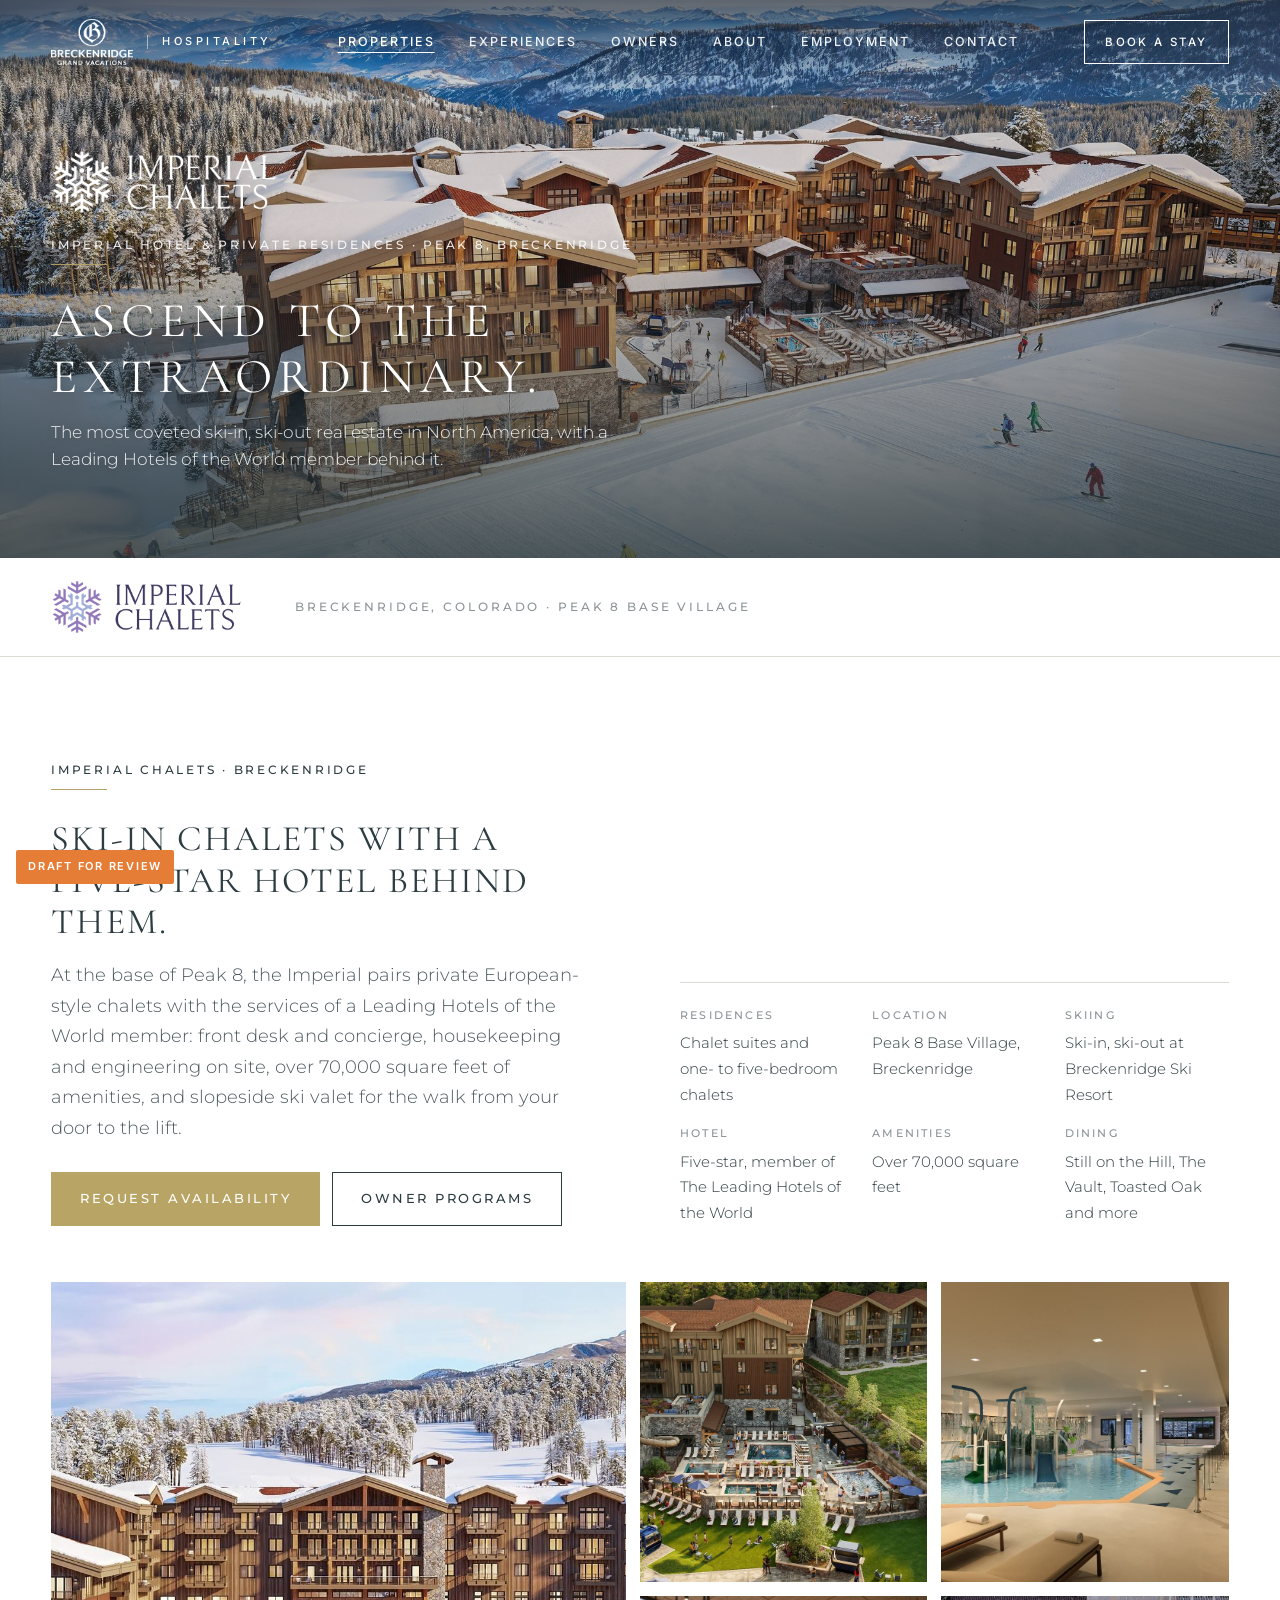
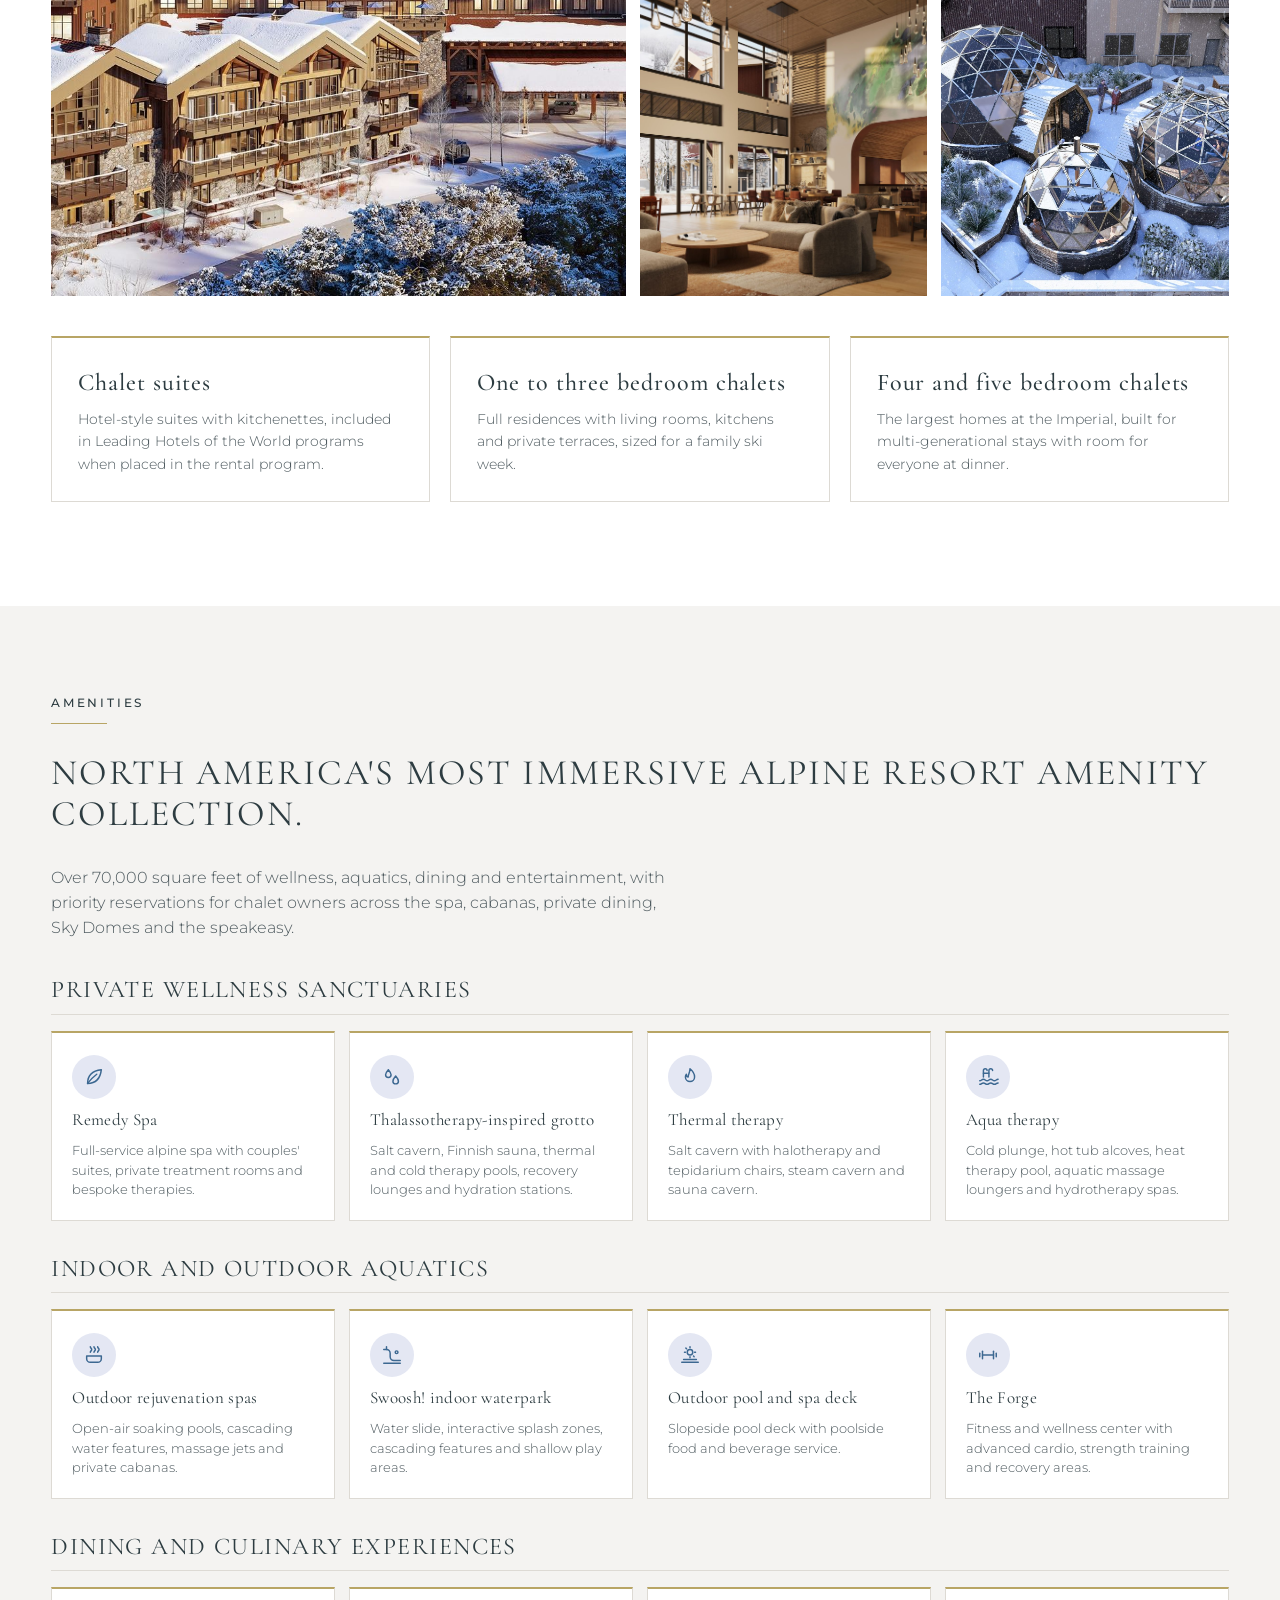
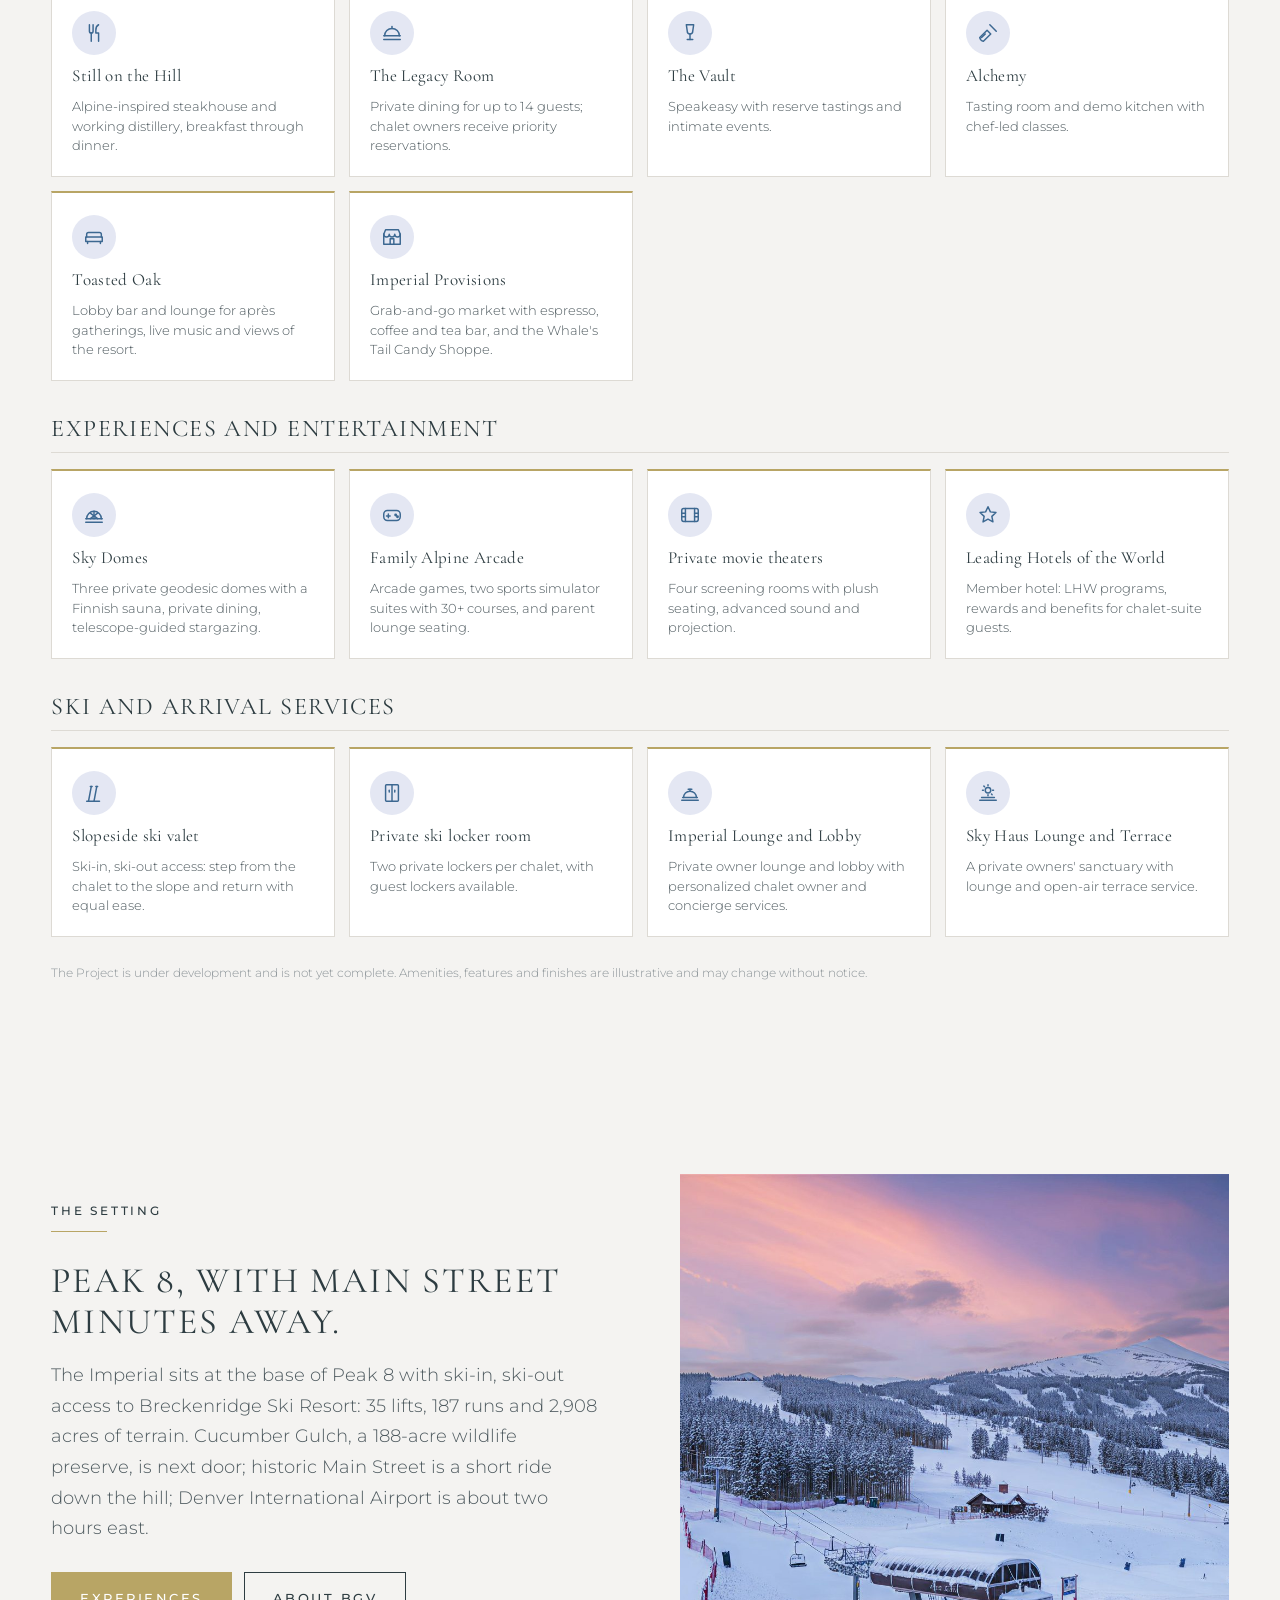
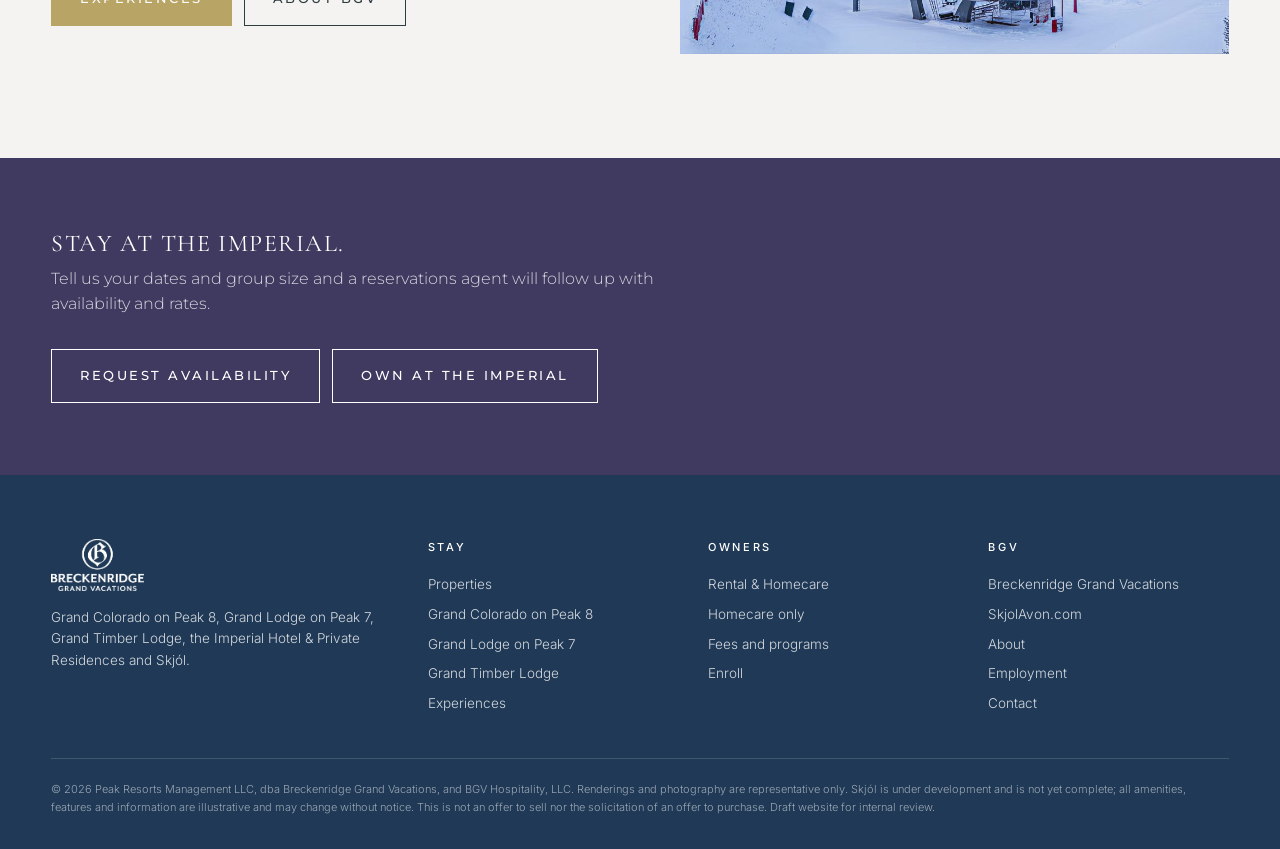
<file: imperial.html>
<!DOCTYPE html>
<html lang="en">
<head>
<meta charset="utf-8">
<meta name="viewport" content="width=device-width, initial-scale=1">
<title>Imperial Hotel &amp; Private Residences, Breckenridge | BGV Hospitality</title>
<meta name="description" content="Imperial Hotel and Private Residences: chalet suites and one- to five-bedroom chalets at the base of Peak 8, Breckenridge, a member of The Leading Hotels of the World.">
<link rel="icon" href="img/bgv_logo.png">
<link rel="preconnect" href="https://fonts.googleapis.com">
<link href="https://fonts.googleapis.com/css2?family=Cormorant+Garamond:wght@400;500;600&family=Inter:wght@300;400;500;600&family=Nunito+Sans:wght@400;600;700&family=Montserrat:wght@400;500;600&display=swap" rel="stylesheet">
<link rel="stylesheet" href="style.css?v=5">
</head>
<body>
<div class="draft">Draft for review</div>
<header id="hdr">
  <div class="wrap nav">
    <a class="brand" href="index.html">
      <img class="light" src="img/bgv_logo_white.png" alt="Breckenridge Grand Vacations">
      <img class="dark" src="img/bgv_logo.png" alt="Breckenridge Grand Vacations">
      <span class="hosp">Hospitality</span>
    </a>
    <nav class="links"><a href="properties.html" class="active">Properties</a><a href="experiences.html">Experiences</a><a href="owners.html">Owners</a><a href="about.html">About</a><a href="http://bgvjobs.com" target="_blank" rel="noopener">Employment</a><a href="contact.html">Contact</a></nav>
    <div class="cta">
      <a class="btn light sm" href="properties.html#book">Book a stay</a>
      <button class="hamb" aria-label="Menu">≡</button>
    </div>
  </div>
</header>
<main class="theme-imperial">
<section class="pagehero" style="background-image:url('img/imp_skiin.jpg')">
  <div class="wrap">
    <img class="plogo" src="img/imperial_logo_white.png" alt="Imperial Chalets">
    <div class="kicker">Imperial Hotel &amp; Private Residences &middot; Peak 8, Breckenridge</div>
    <h1>Ascend to the extraordinary.</h1>
    <p>The most coveted ski-in, ski-out real estate in North America, with a Leading Hotels of the World member behind it.</p>
  </div>
</section>

<div class="brandbar">
  <div class="wrap">
    <img src="img/imperial_logo.png" alt="Imperial Chalets">
    <span class="tag">Breckenridge, Colorado &middot; Peak 8 Base Village</span>
    <nav class="links"><a href="#residences">Chalets</a><a href="#amenities">Amenities</a><a href="#setting">Setting</a><a href="contact.html?intent=stay&dest=imperial">Availability</a></nav>
  </div>
</div>

<section class="prop" id="residences">
  <div class="wrap">
    <div class="head">
      <div>
        <div class="kicker">Imperial Chalets &middot; Breckenridge</div>
        <h2>Ski-in chalets with a five-star hotel behind them.</h2>
        <p class="lede" style="margin-top:18px">At the base of Peak 8, the Imperial pairs private European-style chalets with the services of a Leading Hotels of the World member: front desk and concierge, housekeeping and engineering on site, over 70,000 square feet of amenities, and slopeside ski valet for the walk from your door to the lift.</p>
        <div style="margin-top:28px;display:flex;gap:12px;flex-wrap:wrap"><a class="btn solid" href="contact.html?intent=stay&dest=imperial">Request availability</a><a class="btn" href="owners.html">Owner programs</a></div>
      </div>
      <div class="facts">
        <div><b>Residences</b><span>Chalet suites and one- to five-bedroom chalets</span></div>
        <div><b>Location</b><span>Peak 8 Base Village, Breckenridge</span></div>
        <div><b>Skiing</b><span>Ski-in, ski-out at Breckenridge Ski Resort</span></div>
        <div><b>Hotel</b><span>Five-star, member of The Leading Hotels of the World</span></div>
        <div><b>Amenities</b><span>Over 70,000 square feet</span></div>
        <div><b>Dining</b><span>Still on the Hill, The Vault, Toasted Oak and more</span></div>
      </div>
    </div>
    <div class="gallery">
      <img src="img/imp_winter.jpg" alt="Imperial Chalets in winter">
      <img src="img/imp_pool.jpg" alt="Outdoor pool and spa deck">
      <img src="img/imp_spa.jpg" alt="Swoosh! indoor waterpark">
      <img src="img/imp_lounge.jpg" alt="Toasted Oak lobby bar and lounge">
      <img src="img/imp_domes.jpg" alt="Sky Domes">
    </div>
    <div class="types">
      <div class="type"><h4>Chalet suites</h4><p>Hotel-style suites with kitchenettes, included in Leading Hotels of the World programs when placed in the rental program.</p></div>
      <div class="type"><h4>One to three bedroom chalets</h4><p>Full residences with living rooms, kitchens and private terraces, sized for a family ski week.</p></div>
      <div class="type"><h4>Four and five bedroom chalets</h4><p>The largest homes at the Imperial, built for multi-generational stays with room for everyone at dinner.</p></div>
    </div>
  </div>
</section>

<section class="amenities" id="amenities">
  <div class="wrap">
    <div class="head2">
      <div>
        <div class="kicker">Amenities</div>
        <h2>North America's most immersive alpine resort amenity collection.</h2>
      </div>
      <p>Over 70,000 square feet of wellness, aquatics, dining and entertainment, with priority reservations for chalet owners across the spa, cabanas, private dining, Sky Domes and the speakeasy.</p>
    </div>
    <div class="agroup"><h3>Private wellness sanctuaries</h3><div class="agrid"><div class="am"><span class="ic"><svg viewBox="0 0 24 24" aria-hidden="true"><path d="M5 19C5 9 11 5 20 4c-1 9-5 15-15 15z"/><path d="M5 19c3-4 6-7 10-10"/></svg></span><b>Remedy Spa</b><small>Full-service alpine spa with couples' suites, private treatment rooms and bespoke therapies.</small></div><div class="am"><span class="ic"><svg viewBox="0 0 24 24" aria-hidden="true"><path d="M8 4s3 3.5 3 5.5a3 3 0 0 1-6 0C5 7.5 8 4 8 4z"/><path d="M16 11s3 3.5 3 5.5a3 3 0 0 1-6 0c0-2 3-5.5 3-5.5z"/></svg></span><b>Thalassotherapy-inspired grotto</b><small>Salt cavern, Finnish sauna, thermal and cold therapy pools, recovery lounges and hydration stations.</small></div><div class="am"><span class="ic"><svg viewBox="0 0 24 24" aria-hidden="true"><path d="M12 3s5 4 5 9a5 5 0 0 1-10 0c0-2 1-3 1-3s0 3 2 3c0-3 2-5 2-9z"/></svg></span><b>Thermal therapy</b><small>Salt cavern with halotherapy and tepidarium chairs, steam cavern and sauna cavern.</small></div><div class="am"><span class="ic"><svg viewBox="0 0 24 24" aria-hidden="true"><path d="M3 16c2 0 2-1.5 4-1.5S9 16 11 16s2-1.5 4-1.5S17 16 19 16s2-1.5 4-1.5"/><path d="M3 20c2 0 2-1.5 4-1.5S9 20 11 20s2-1.5 4-1.5S17 20 19 20s2-1.5 4-1.5"/><path d="M7 12V5a2 2 0 0 1 4 0"/><path d="M13 12V5a2 2 0 0 1 4 0"/><path d="M7 8h6"/></svg></span><b>Aqua therapy</b><small>Cold plunge, hot tub alcoves, heat therapy pool, aquatic massage loungers and hydrotherapy spas.</small></div></div></div><div class="agroup"><h3>Indoor and outdoor aquatics</h3><div class="agrid"><div class="am"><span class="ic"><svg viewBox="0 0 24 24" aria-hidden="true"><path d="M4 13h16v3a4 4 0 0 1-4 4H8a4 4 0 0 1-4-4v-3z"/><path d="M8 9c0-1.5 1.5-1.5 1.5-3S8 4.5 8 3"/><path d="M12 9c0-1.5 1.5-1.5 1.5-3S12 4.5 12 3"/><path d="M16 9c0-1.5 1.5-1.5 1.5-3S16 4.5 16 3"/></svg></span><b>Outdoor rejuvenation spas</b><small>Open-air soaking pools, cascading water features, massage jets and private cabanas.</small></div><div class="am"><span class="ic"><svg viewBox="0 0 24 24" aria-hidden="true"><path d="M3 6h3a4 4 0 0 1 4 4v4a4 4 0 0 0 4 4h7"/><path d="M6 6V3"/><path d="M3 21h18"/><circle cx="17" cy="9" r="1.5"/></svg></span><b>Swoosh! indoor waterpark</b><small>Water slide, interactive splash zones, cascading features and shallow play areas.</small></div><div class="am"><span class="ic"><svg viewBox="0 0 24 24" aria-hidden="true"><circle cx="12" cy="9" r="3"/><path d="M12 3v1"/><path d="M12 14v1"/><path d="M6 9h1"/><path d="M17 9h1"/><path d="M7.5 4.5l.7.7"/><path d="M15.8 13.2l.7.7"/><path d="M3 20h18"/><path d="M5 17h14"/></svg></span><b>Outdoor pool and spa deck</b><small>Slopeside pool deck with poolside food and beverage service.</small></div><div class="am"><span class="ic"><svg viewBox="0 0 24 24" aria-hidden="true"><path d="M6 8v8"/><path d="M18 8v8"/><path d="M3 10v4"/><path d="M21 10v4"/><path d="M6 12h12"/></svg></span><b>The Forge</b><small>Fitness and wellness center with advanced cardio, strength training and recovery areas.</small></div></div></div><div class="agroup"><h3>Dining and culinary experiences</h3><div class="agrid"><div class="am"><span class="ic"><svg viewBox="0 0 24 24" aria-hidden="true"><path d="M7 3v7a2 2 0 0 0 4 0V3"/><path d="M9 12v9"/><path d="M17 3c-2 1-3 3-3 6v3h3v9"/></svg></span><b>Still on the Hill</b><small>Alpine-inspired steakhouse and working distillery, breakfast through dinner.</small></div><div class="am"><span class="ic"><svg viewBox="0 0 24 24" aria-hidden="true"><path d="M4 15a8 8 0 0 1 16 0"/><path d="M3 15h18"/><path d="M12 7V5"/><path d="M3 19h18"/></svg></span><b>The Legacy Room</b><small>Private dining for up to 14 guests; chalet owners receive priority reservations.</small></div><div class="am"><span class="ic"><svg viewBox="0 0 24 24" aria-hidden="true"><path d="M8 3h8l-1 7a3 3 0 0 1-6 0L8 3z"/><path d="M12 13v6"/><path d="M9 19h6"/></svg></span><b>The Vault</b><small>Speakeasy with reserve tastings and intimate events.</small></div><div class="am"><span class="ic"><svg viewBox="0 0 24 24" aria-hidden="true"><path d="M14 3l7 7"/><path d="M7 21a5 5 0 0 1-4-4l8-8 4 4-8 8z"/><path d="M5 17l4-4"/></svg></span><b>Alchemy</b><small>Tasting room and demo kitchen with chef-led classes.</small></div><div class="am"><span class="ic"><svg viewBox="0 0 24 24" aria-hidden="true"><path d="M4 12V9a2 2 0 0 1 2-2h12a2 2 0 0 1 2 2v3"/><path d="M3 12h18v5H3z"/><path d="M5 17v2"/><path d="M19 17v2"/></svg></span><b>Toasted Oak</b><small>Lobby bar and lounge for après gatherings, live music and views of the resort.</small></div><div class="am"><span class="ic"><svg viewBox="0 0 24 24" aria-hidden="true"><path d="M3 9l2-5h14l2 5"/><path d="M3 9v11h18V9"/><path d="M3 9a3 3 0 0 0 6 0 3 3 0 0 0 6 0 3 3 0 0 0 6 0"/><path d="M10 20v-6h4v6"/></svg></span><b>Imperial Provisions</b><small>Grab-and-go market with espresso, coffee and tea bar, and the Whale's Tail Candy Shoppe.</small></div></div></div><div class="agroup"><h3>Experiences and entertainment</h3><div class="agrid"><div class="am"><span class="ic"><svg viewBox="0 0 24 24" aria-hidden="true"><path d="M4 16a8 8 0 0 1 16 0"/><path d="M3 16h18"/><path d="M3 20h18"/><path d="M12 8v8"/><path d="M8 10l8 6"/><path d="M16 10l-8 6"/></svg></span><b>Sky Domes</b><small>Three private geodesic domes with a Finnish sauna, private dining, telescope-guided stargazing.</small></div><div class="am"><span class="ic"><svg viewBox="0 0 24 24" aria-hidden="true"><rect x="3" y="7" width="18" height="11" rx="4"/><path d="M8 11v4"/><path d="M6 13h4"/><circle cx="16" cy="12" r=".8"/><circle cx="18" cy="14" r=".8"/></svg></span><b>Family Alpine Arcade</b><small>Arcade games, two sports simulator suites with 30+ courses, and parent lounge seating.</small></div><div class="am"><span class="ic"><svg viewBox="0 0 24 24" aria-hidden="true"><rect x="3" y="5" width="18" height="14" rx="2"/><path d="M7 5v14"/><path d="M17 5v14"/><path d="M3 10h4"/><path d="M3 14h4"/><path d="M17 10h4"/><path d="M17 14h4"/></svg></span><b>Private movie theaters</b><small>Four screening rooms with plush seating, advanced sound and projection.</small></div><div class="am"><span class="ic"><svg viewBox="0 0 24 24" aria-hidden="true"><path d="M12 3l2.6 5.6 6.1.7-4.5 4.2 1.2 6L12 16.6 6.6 19.5l1.2-6L3.3 9.3l6.1-.7L12 3z"/></svg></span><b>Leading Hotels of the World</b><small>Member hotel: LHW programs, rewards and benefits for chalet-suite guests.</small></div></div></div><div class="agroup"><h3>Ski and arrival services</h3><div class="agrid"><div class="am"><span class="ic"><svg viewBox="0 0 24 24" aria-hidden="true"><path d="M6 21l3-16"/><path d="M12 21l3-16"/><path d="M8 5h2"/><path d="M14 5h2"/><path d="M4 21h14"/></svg></span><b>Slopeside ski valet</b><small>Ski-in, ski-out access: step from the chalet to the slope and return with equal ease.</small></div><div class="am"><span class="ic"><svg viewBox="0 0 24 24" aria-hidden="true"><rect x="5" y="3" width="14" height="18" rx="1"/><path d="M12 3v18"/><path d="M9 9v2"/><path d="M15 9v2"/></svg></span><b>Private ski locker room</b><small>Two private lockers per chalet, with guest lockers available.</small></div><div class="am"><span class="ic"><svg viewBox="0 0 24 24" aria-hidden="true"><path d="M4 17h16"/><path d="M5 17a7 7 0 0 1 14 0"/><path d="M12 10V8"/><path d="M10 8h4"/><path d="M3 20h18"/></svg></span><b>Imperial Lounge and Lobby</b><small>Private owner lounge and lobby with personalized chalet owner and concierge services.</small></div><div class="am"><span class="ic"><svg viewBox="0 0 24 24" aria-hidden="true"><circle cx="12" cy="9" r="3"/><path d="M12 3v1"/><path d="M12 14v1"/><path d="M6 9h1"/><path d="M17 9h1"/><path d="M7.5 4.5l.7.7"/><path d="M15.8 13.2l.7.7"/><path d="M3 20h18"/><path d="M5 17h14"/></svg></span><b>Sky Haus Lounge and Terrace</b><small>A private owners' sanctuary with lounge and open-air terrace service.</small></div></div></div>
    <p class="amen-note">The Project is under development and is not yet complete. Amenities, features and finishes are illustrative and may change without notice.</p>
  </div>
</section>

<section class="teaser" id="setting">
  <div class="wrap grid">
    <div>
      <div class="kicker">The setting</div>
      <h2>Peak 8, with Main Street minutes away.</h2>
      <p class="lede" style="margin-top:18px">The Imperial sits at the base of Peak 8 with ski-in, ski-out access to Breckenridge Ski Resort: 35 lifts, 187 runs and 2,908 acres of terrain. Cucumber Gulch, a 188-acre wildlife preserve, is next door; historic Main Street is a short ride down the hill; Denver International Airport is about two hours east.</p>
      <div style="margin-top:28px;display:flex;gap:12px;flex-wrap:wrap"><a class="btn solid" href="experiences.html">Experiences</a><a class="btn" href="about.html">About BGV</a></div>
    </div>
    <img src="img/imp_village_dusk.jpg" alt="Peak 8 base area at dusk">
  </div>
</section>

<section class="cta-band">
  <div class="wrap">
    <div>
      <h3>Stay at the Imperial.</h3>
      <p>Tell us your dates and group size and a reservations agent will follow up with availability and rates.</p>
    </div>
    <div class="btns"><a class="btn light" href="contact.html?intent=stay&dest=imperial">Request availability</a><a class="btn light" href="owners.html">Own at the Imperial</a></div>
  </div>
</section>
</main>
<footer>
  <div class="wrap">
    <div class="grid">
      <div>
        <img class="logo" src="img/bgv_logo_white.png" alt="Breckenridge Grand Vacations">
        <p>Grand Colorado on Peak 8, Grand Lodge on Peak 7, Grand Timber Lodge, the Imperial Hotel &amp; Private Residences and Skjól.</p>
      </div>
      <div><h5>Stay</h5><a href="properties.html">Properties</a><a href="properties.html#grand-colorado">Grand Colorado on Peak 8</a><a href="properties.html#grand-lodge">Grand Lodge on Peak 7</a><a href="properties.html#grand-timber">Grand Timber Lodge</a><a href="experiences.html">Experiences</a></div>
      <div><h5>Owners</h5><a href="owners.html#rental">Rental &amp; Homecare</a><a href="owners.html#homecare">Homecare only</a><a href="owners.html#fees">Fees and programs</a><a href="owners.html#enroll">Enroll</a></div>
      <div><h5>BGV</h5><a href="https://breckenridgegrandvacations.com" target="_blank" rel="noopener">Breckenridge Grand Vacations</a><a href="https://skjolavon.com" target="_blank" rel="noopener">SkjolAvon.com</a><a href="about.html">About</a><a href="http://bgvjobs.com" target="_blank" rel="noopener">Employment</a><a href="contact.html">Contact</a></div>
    </div>
    <div class="fine">&copy; 2026 Peak Resorts Management LLC, dba Breckenridge Grand Vacations, and BGV Hospitality, LLC. Renderings and photography are representative only. Skjól is under development and is not yet complete; all amenities, features and information are illustrative and may change without notice. This is not an offer to sell nor the solicitation of an offer to purchase. Draft website for internal review.</div>
  </div>
</footer>
<script>
  const hdr=document.getElementById('hdr');
  const onScroll=()=>{hdr.classList.toggle('scrolled',window.scrollY>60)};
  window.addEventListener('scroll',onScroll,{passive:true}); onScroll();
  document.querySelector('.hamb').addEventListener('click',()=>hdr.classList.toggle('open'));
</script>
</body>
</html>
</file>
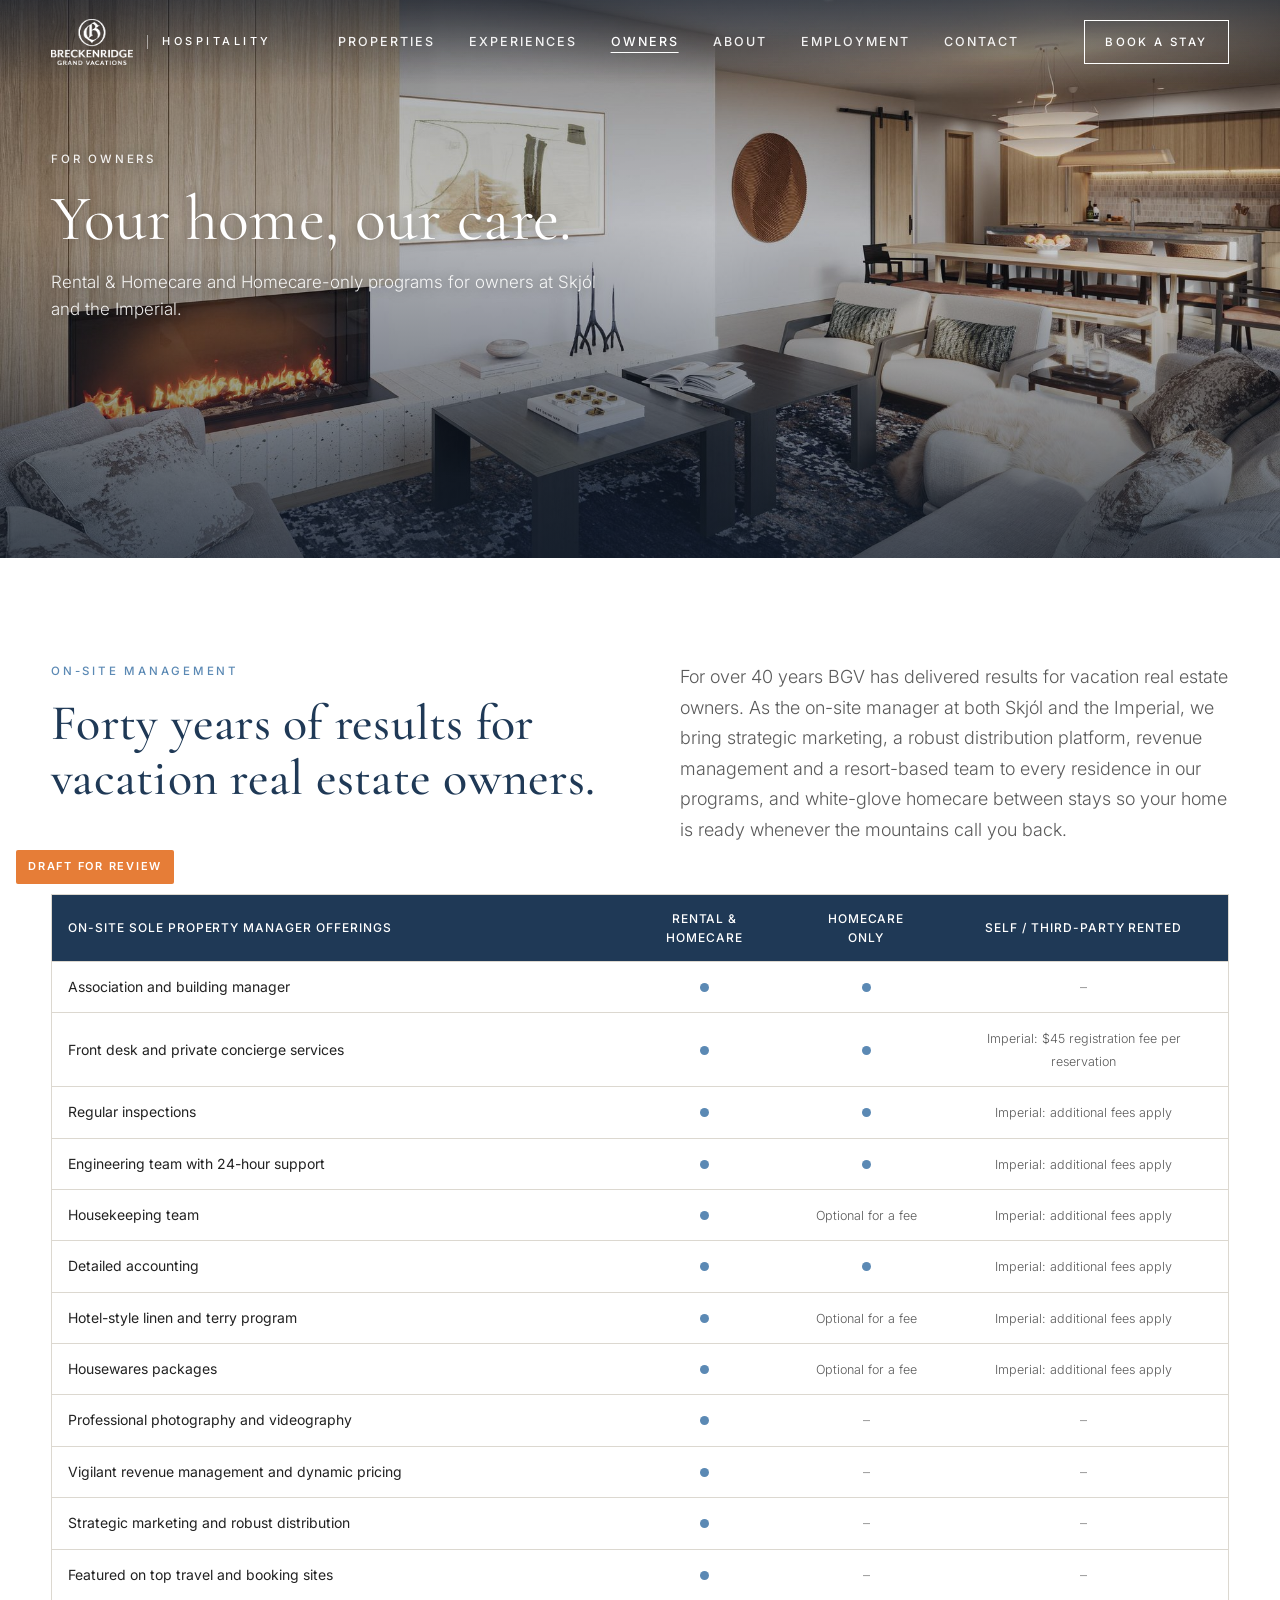
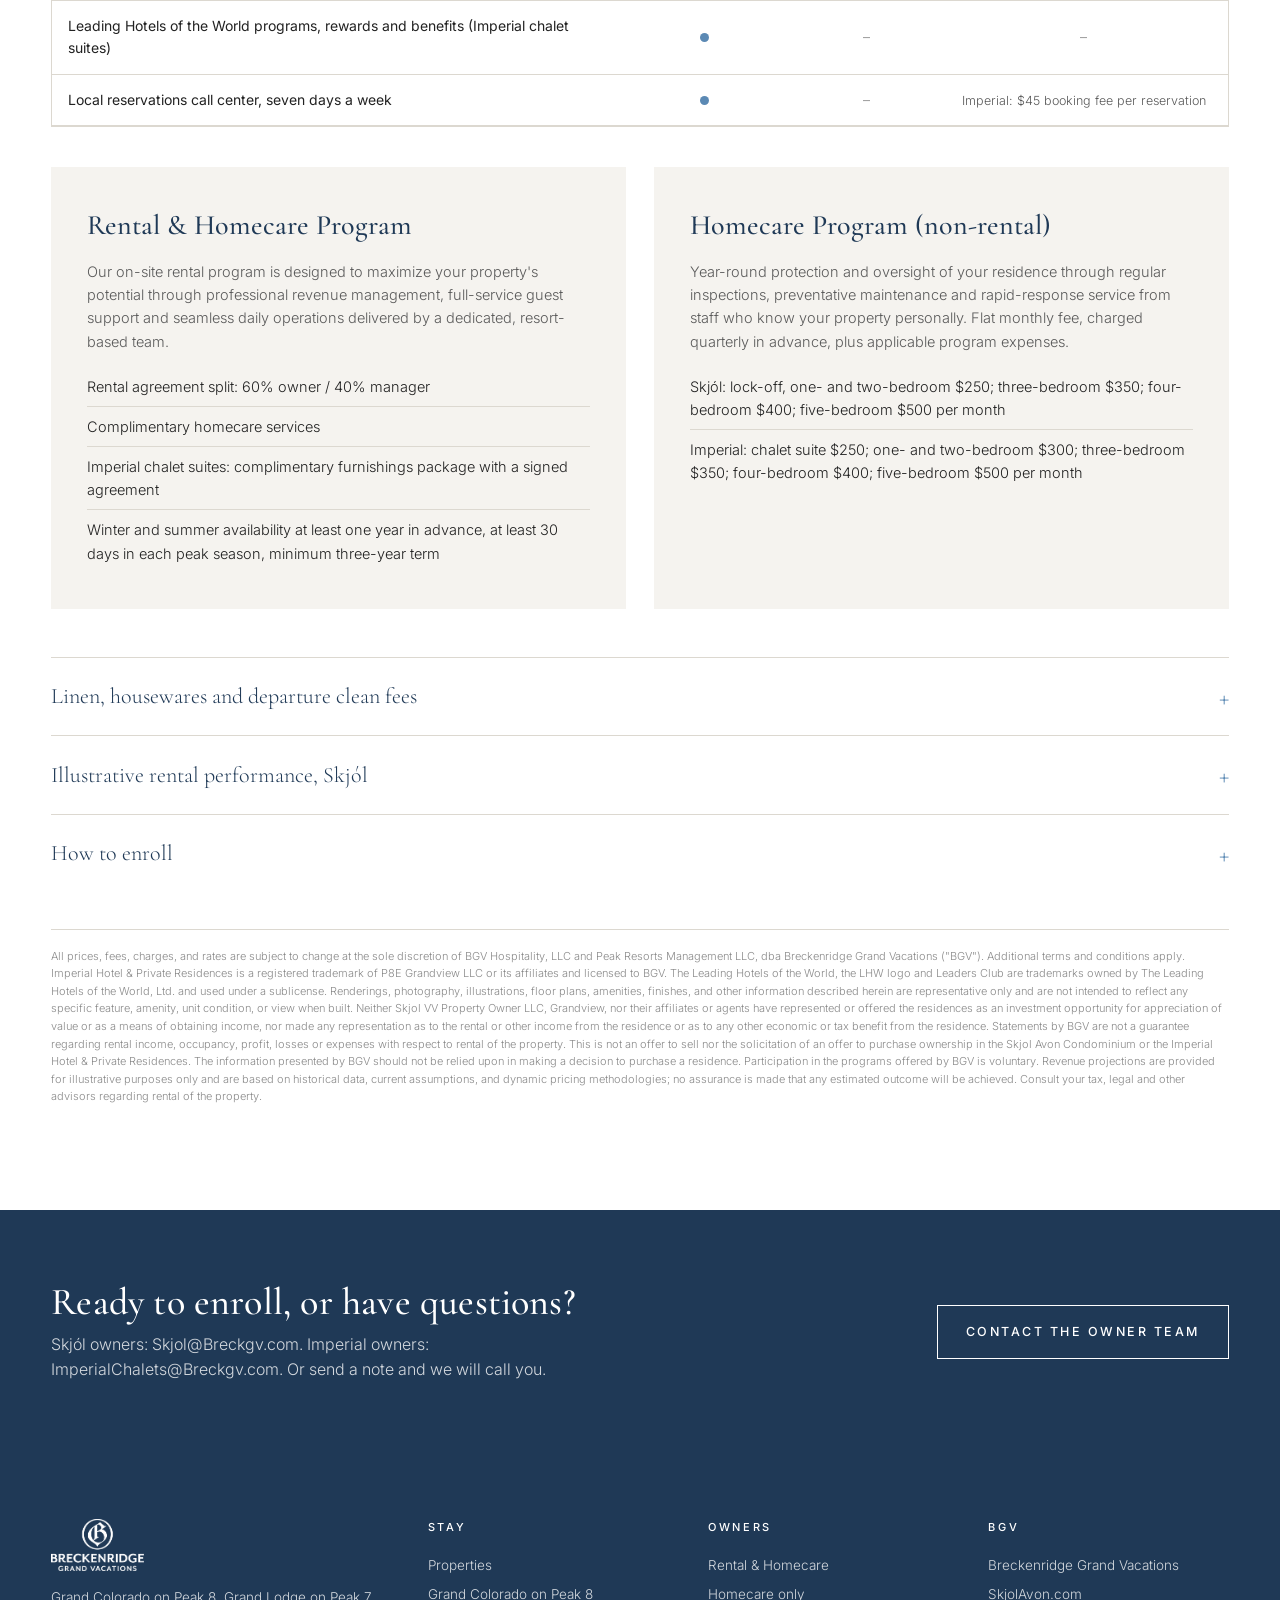
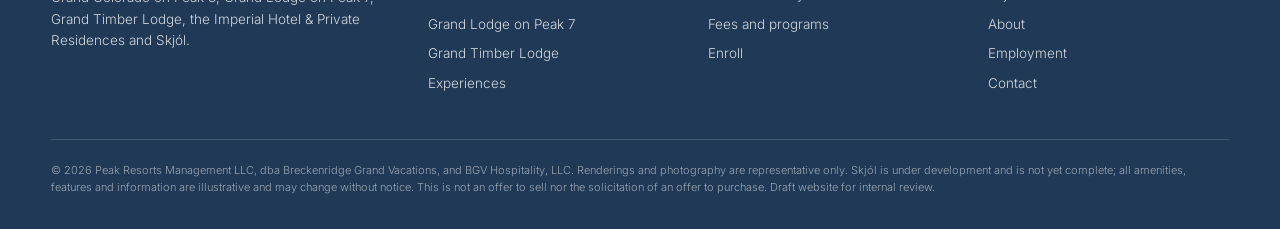
<file: owners.html>
<!DOCTYPE html>
<html lang="en">
<head>
<meta charset="utf-8">
<meta name="viewport" content="width=device-width, initial-scale=1">
<title>Owner programs | BGV Hospitality</title>
<meta name="description" content="BGV Hospitality Rental and Homecare and Homecare-only programs for owners at Skjól and the Imperial Hotel and Private Residences.">
<link rel="icon" href="img/bgv_logo.png">
<link rel="preconnect" href="https://fonts.googleapis.com">
<link href="https://fonts.googleapis.com/css2?family=Cormorant+Garamond:wght@400;500;600&family=Inter:wght@300;400;500;600&family=Nunito+Sans:wght@400;600;700&family=Montserrat:wght@400;500;600&display=swap" rel="stylesheet">
<link rel="stylesheet" href="style.css?v=5">
</head>
<body>
<div class="draft">Draft for review</div>
<header id="hdr">
  <div class="wrap nav">
    <a class="brand" href="index.html">
      <img class="light" src="img/bgv_logo_white.png" alt="Breckenridge Grand Vacations">
      <img class="dark" src="img/bgv_logo.png" alt="Breckenridge Grand Vacations">
      <span class="hosp">Hospitality</span>
    </a>
    <nav class="links"><a href="properties.html">Properties</a><a href="experiences.html">Experiences</a><a href="owners.html" class="active">Owners</a><a href="about.html">About</a><a href="http://bgvjobs.com" target="_blank" rel="noopener">Employment</a><a href="contact.html">Contact</a></nav>
    <div class="cta">
      <a class="btn light sm" href="properties.html#book">Book a stay</a>
      <button class="hamb" aria-label="Menu">≡</button>
    </div>
  </div>
</header>
<section class="pagehero" style="background-image:url('img/skjol_living.jpg')">
  <div class="wrap">
    <div class="kicker">For owners</div>
    <h1>Your home, our care.</h1>
    <p>Rental &amp; Homecare and Homecare-only programs for owners at Skjól and the Imperial.</p>
  </div>
</section>

<section class="owners" id="programs">
  <div class="wrap">
    <div class="grid">
      <div>
        <div class="kicker">On-site management</div>
        <h2>Forty years of results for vacation real estate owners.</h2>
      </div>
      <p class="lede">For over 40 years BGV has delivered results for vacation real estate owners. As the on-site manager at both Skjól and the Imperial, we bring strategic marketing, a robust distribution platform, revenue management and a resort-based team to every residence in our programs, and white-glove homecare between stays so your home is ready whenever the mountains call you back.</p>
    </div>

    <div class="path" id="pathways">
      <table>
        <thead><tr><th>On-site sole property manager offerings</th><th>Rental &amp; Homecare</th><th>Homecare only</th><th>Self / third-party rented</th></tr></thead>
        <tbody>
          <tr><td>Association and building manager</td><td><span class="dot"></span></td><td><span class="dot"></span></td><td><span class="dash">–</span></td></tr>
          <tr><td>Front desk and private concierge services</td><td><span class="dot"></span></td><td><span class="dot"></span></td><td><small>Imperial: $45 registration fee per reservation</small></td></tr>
          <tr><td>Regular inspections</td><td><span class="dot"></span></td><td><span class="dot"></span></td><td><small>Imperial: additional fees apply</small></td></tr>
          <tr><td>Engineering team with 24-hour support</td><td><span class="dot"></span></td><td><span class="dot"></span></td><td><small>Imperial: additional fees apply</small></td></tr>
          <tr><td>Housekeeping team</td><td><span class="dot"></span></td><td><small>Optional for a fee</small></td><td><small>Imperial: additional fees apply</small></td></tr>
          <tr><td>Detailed accounting</td><td><span class="dot"></span></td><td><span class="dot"></span></td><td><small>Imperial: additional fees apply</small></td></tr>
          <tr><td>Hotel-style linen and terry program</td><td><span class="dot"></span></td><td><small>Optional for a fee</small></td><td><small>Imperial: additional fees apply</small></td></tr>
          <tr><td>Housewares packages</td><td><span class="dot"></span></td><td><small>Optional for a fee</small></td><td><small>Imperial: additional fees apply</small></td></tr>
          <tr><td>Professional photography and videography</td><td><span class="dot"></span></td><td><span class="dash">–</span></td><td><span class="dash">–</span></td></tr>
          <tr><td>Vigilant revenue management and dynamic pricing</td><td><span class="dot"></span></td><td><span class="dash">–</span></td><td><span class="dash">–</span></td></tr>
          <tr><td>Strategic marketing and robust distribution</td><td><span class="dot"></span></td><td><span class="dash">–</span></td><td><span class="dash">–</span></td></tr>
          <tr><td>Featured on top travel and booking sites</td><td><span class="dot"></span></td><td><span class="dash">–</span></td><td><span class="dash">–</span></td></tr>
          <tr><td>Leading Hotels of the World programs, rewards and benefits (Imperial chalet suites)</td><td><span class="dot"></span></td><td><span class="dash">–</span></td><td><span class="dash">–</span></td></tr>
          <tr><td>Local reservations call center, seven days a week</td><td><span class="dot"></span></td><td><span class="dash">–</span></td><td><small>Imperial: $45 booking fee per reservation</small></td></tr>
        </tbody>
      </table>
    </div>

    <div class="progs" id="rental">
      <div class="prog">
        <h4>Rental &amp; Homecare Program</h4>
        <p>Our on-site rental program is designed to maximize your property's potential through professional revenue management, full-service guest support and seamless daily operations delivered by a dedicated, resort-based team.</p>
        <ul>
          <li>Rental agreement split: 60% owner / 40% manager</li>
          <li>Complimentary homecare services</li>
          <li>Imperial chalet suites: complimentary furnishings package with a signed agreement</li>
          <li>Winter and summer availability at least one year in advance, at least 30 days in each peak season, minimum three-year term</li>
        </ul>
      </div>
      <div class="prog">
        <h4 id="homecare">Homecare Program (non-rental)</h4>
        <p>Year-round protection and oversight of your residence through regular inspections, preventative maintenance and rapid-response service from staff who know your property personally. Flat monthly fee, charged quarterly in advance, plus applicable program expenses.</p>
        <ul>
          <li>Skjól: lock-off, one- and two-bedroom $250; three-bedroom $350; four-bedroom $400; five-bedroom $500 per month</li>
          <li>Imperial: chalet suite $250; one- and two-bedroom $300; three-bedroom $350; four-bedroom $400; five-bedroom $500 per month</li>
        </ul>
      </div>
    </div>

    <div style="margin-top:48px" id="fees">
      <details>
        <summary>Linen, housewares and departure clean fees</summary>
        <div class="body">
          <div class="fees">
            <div><table>
              <thead><tr><th>Skjól</th><th>Lock-off</th><th>1 BR</th><th>2 BR</th><th>3 BR</th><th>4 BR</th><th>5 BR</th></tr></thead>
              <tbody>
                <tr><td>Annual linen, basic</td><td>$748</td><td>$718</td><td>$1,180</td><td>$1,470</td><td>$1,760</td><td>$2,000</td></tr>
                <tr><td>Annual linen, deluxe</td><td>$853</td><td>$1,033</td><td>$1,540</td><td>$1,965</td><td>$2,390</td><td>$2,750</td></tr>
                <tr><td>Housewares package</td><td>$3,105</td><td>$4,660</td><td>$6,770</td><td>$7,745</td><td>$6,585</td><td>$7,560</td></tr>
                <tr><td>Departure clean</td><td>$150</td><td>$350</td><td>$415</td><td>$534</td><td>$550</td><td>$625</td></tr>
              </tbody>
            </table></div>
            <div><table>
              <thead><tr><th>Imperial</th><th>Suite / 1 BR</th><th>2 BR</th><th>3 BR</th><th>4 BR</th><th>5 BR</th></tr></thead>
              <tbody>
                <tr><td>Annual linen, basic</td><td>$750</td><td>$1,180</td><td>$1,470</td><td>$1,760</td><td>$2,220</td></tr>
                <tr><td>Annual linen, deluxe</td><td>$1,030</td><td>$1,540</td><td>$2,225</td><td>$2,390</td><td>$3,075</td></tr>
                <tr><td>Housewares package</td><td>$3,100 / $4,660</td><td>$6,767</td><td>$7,750</td><td>$8,725</td><td>$10,480</td></tr>
                <tr><td>Departure clean</td><td>$199 / $350</td><td>$415</td><td>$535</td><td>$575</td><td>$730</td></tr>
              </tbody>
            </table></div>
          </div>
          <p style="margin-top:14px">Basic linen includes pillowcases, mattress pads and protectors, sheets, bath and kitchen terry. Deluxe adds blankets, duvets and bathrobes. Based on March 2026 rates.</p>
        </div>
      </details>
      <details>
        <summary>Illustrative rental performance, Skjól</summary>
        <div class="body">
          <p>Illustrative gross rental revenue at 128 estimated rental nights per year, 2026 calculations, before management fees, commissions and owner expenses.</p>
          <div class="perf">
            <div><span>Lock-off</span><b>$56,483 to $76,173</b></div>
            <div><span>One bedroom</span><b>$63,657 to $85,583</b></div>
            <div><span>Two bedroom</span><b>$91,997 to $141,276</b></div>
            <div><span>Two bedroom + den</span><b>$100,371 to $153,067</b></div>
            <div><span>Three bedroom</span><b>$134,345 to $198,539</b></div>
            <div><span>Three bedroom + den</span><b>$139,085 to $218,343</b></div>
          </div>
        </div>
      </details>
      <details id="enroll">
        <summary>How to enroll</summary>
        <div class="body"><p>Skjól owners: <a href="mailto:Skjol@Breckgv.com" style="color:var(--blue)">Skjol@Breckgv.com</a>. Imperial owners: <a href="mailto:ImperialChalets@Breckgv.com" style="color:var(--blue)">ImperialChalets@Breckgv.com</a>. We will walk you through the Rental Management Agreement, the calendar you want to keep for yourself, and the setup of your residence.</p></div>
      </details>
    </div>

    <p class="legal">All prices, fees, charges, and rates are subject to change at the sole discretion of BGV Hospitality, LLC and Peak Resorts Management LLC, dba Breckenridge Grand Vacations ("BGV"). Additional terms and conditions apply. Imperial Hotel &amp; Private Residences is a registered trademark of P8E Grandview LLC or its affiliates and licensed to BGV. The Leading Hotels of the World, the LHW logo and Leaders Club are trademarks owned by The Leading Hotels of the World, Ltd. and used under a sublicense. Renderings, photography, illustrations, floor plans, amenities, finishes, and other information described herein are representative only and are not intended to reflect any specific feature, amenity, unit condition, or view when built. Neither Skjol VV Property Owner LLC, Grandview, nor their affiliates or agents have represented or offered the residences as an investment opportunity for appreciation of value or as a means of obtaining income, nor made any representation as to the rental or other income from the residence or as to any other economic or tax benefit from the residence. Statements by BGV are not a guarantee regarding rental income, occupancy, profit, losses or expenses with respect to rental of the property. This is not an offer to sell nor the solicitation of an offer to purchase ownership in the Skjol Avon Condominium or the Imperial Hotel &amp; Private Residences. The information presented by BGV should not be relied upon in making a decision to purchase a residence. Participation in the programs offered by BGV is voluntary. Revenue projections are provided for illustrative purposes only and are based on historical data, current assumptions, and dynamic pricing methodologies; no assurance is made that any estimated outcome will be achieved. Consult your tax, legal and other advisors regarding rental of the property.</p>
  </div>
</section>

<section class="cta-band">
  <div class="wrap">
    <div>
      <h3>Ready to enroll, or have questions?</h3>
      <p>Skjól owners: Skjol@Breckgv.com. Imperial owners: ImperialChalets@Breckgv.com. Or send a note and we will call you.</p>
    </div>
    <div class="btns"><a class="btn light" href="contact.html?intent=owner">Contact the owner team</a></div>
  </div>
</section>
<footer>
  <div class="wrap">
    <div class="grid">
      <div>
        <img class="logo" src="img/bgv_logo_white.png" alt="Breckenridge Grand Vacations">
        <p>Grand Colorado on Peak 8, Grand Lodge on Peak 7, Grand Timber Lodge, the Imperial Hotel &amp; Private Residences and Skjól.</p>
      </div>
      <div><h5>Stay</h5><a href="properties.html">Properties</a><a href="properties.html#grand-colorado">Grand Colorado on Peak 8</a><a href="properties.html#grand-lodge">Grand Lodge on Peak 7</a><a href="properties.html#grand-timber">Grand Timber Lodge</a><a href="experiences.html">Experiences</a></div>
      <div><h5>Owners</h5><a href="owners.html#rental">Rental &amp; Homecare</a><a href="owners.html#homecare">Homecare only</a><a href="owners.html#fees">Fees and programs</a><a href="owners.html#enroll">Enroll</a></div>
      <div><h5>BGV</h5><a href="https://breckenridgegrandvacations.com" target="_blank" rel="noopener">Breckenridge Grand Vacations</a><a href="https://skjolavon.com" target="_blank" rel="noopener">SkjolAvon.com</a><a href="about.html">About</a><a href="http://bgvjobs.com" target="_blank" rel="noopener">Employment</a><a href="contact.html">Contact</a></div>
    </div>
    <div class="fine">&copy; 2026 Peak Resorts Management LLC, dba Breckenridge Grand Vacations, and BGV Hospitality, LLC. Renderings and photography are representative only. Skjól is under development and is not yet complete; all amenities, features and information are illustrative and may change without notice. This is not an offer to sell nor the solicitation of an offer to purchase. Draft website for internal review.</div>
  </div>
</footer>
<script>
  const hdr=document.getElementById('hdr');
  const onScroll=()=>{hdr.classList.toggle('scrolled',window.scrollY>60)};
  window.addEventListener('scroll',onScroll,{passive:true}); onScroll();
  document.querySelector('.hamb').addEventListener('click',()=>hdr.classList.toggle('open'));
</script>
</body>
</html>
</file>
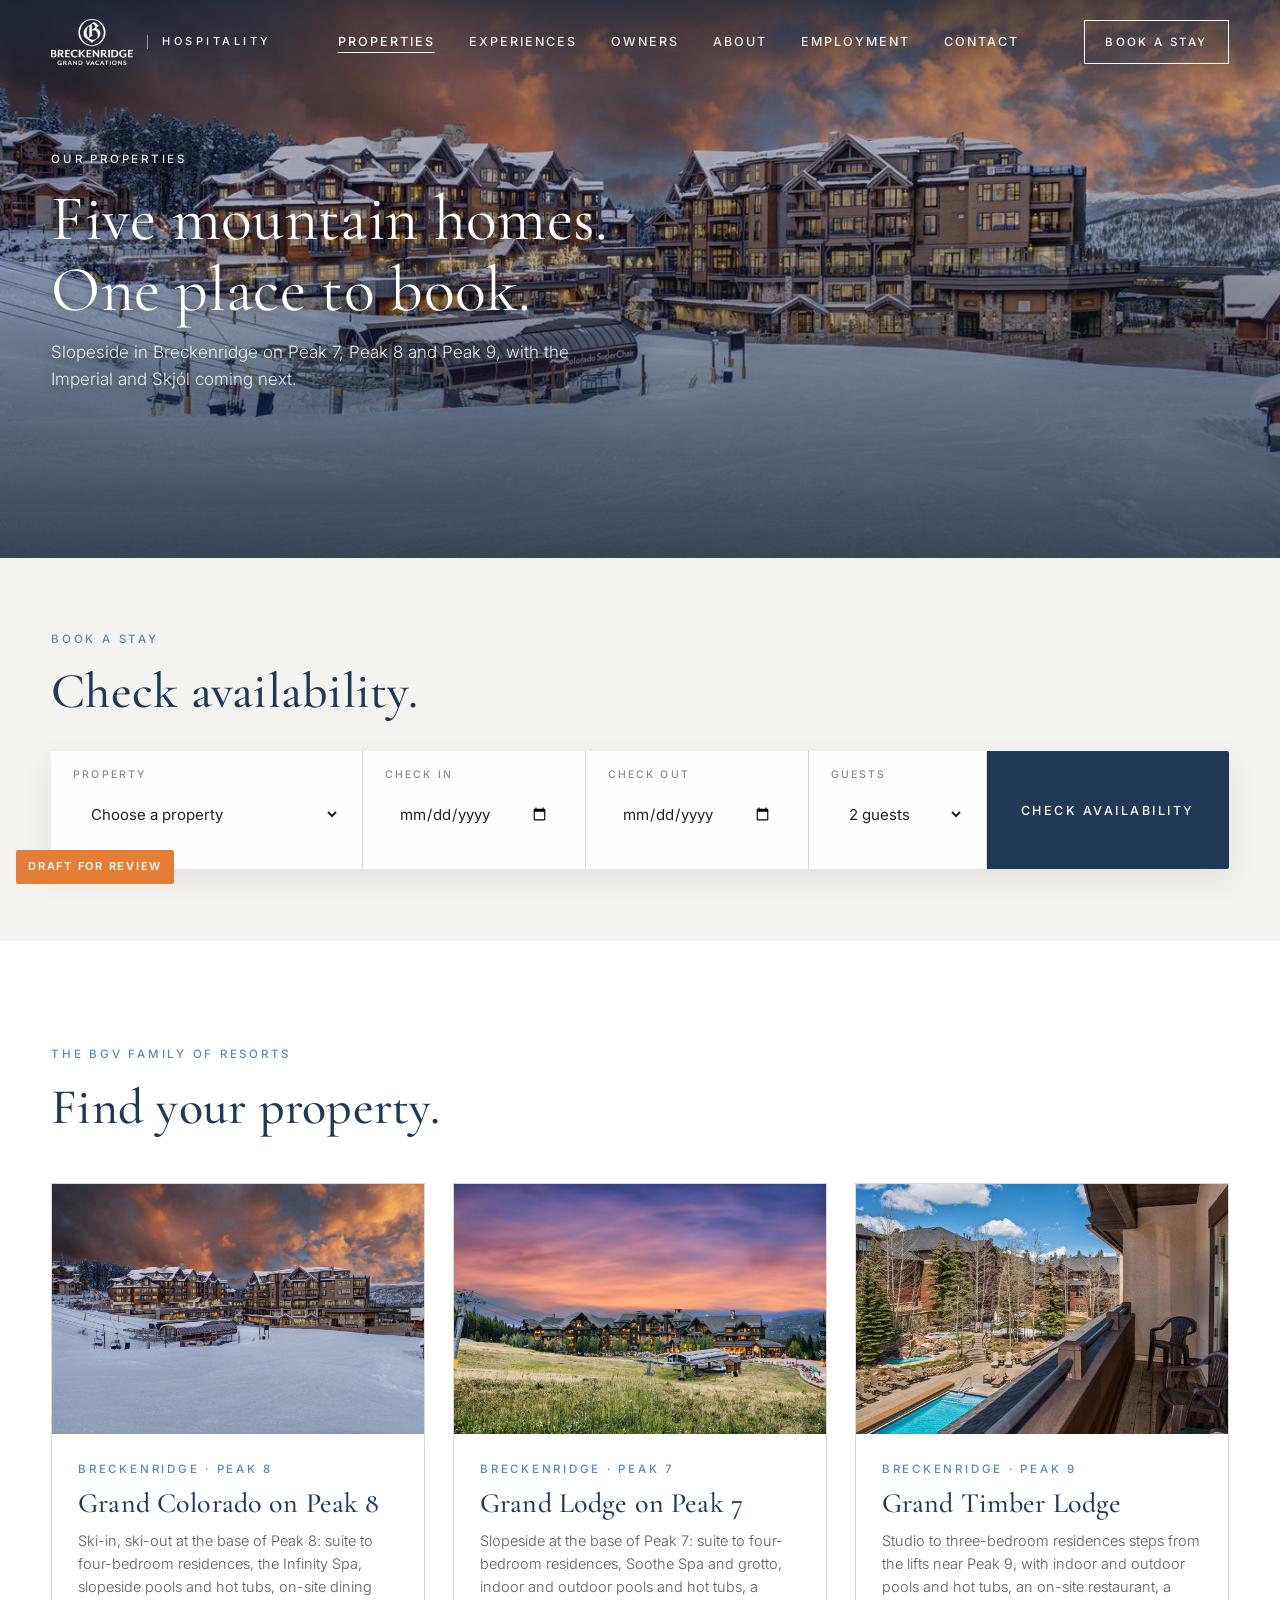
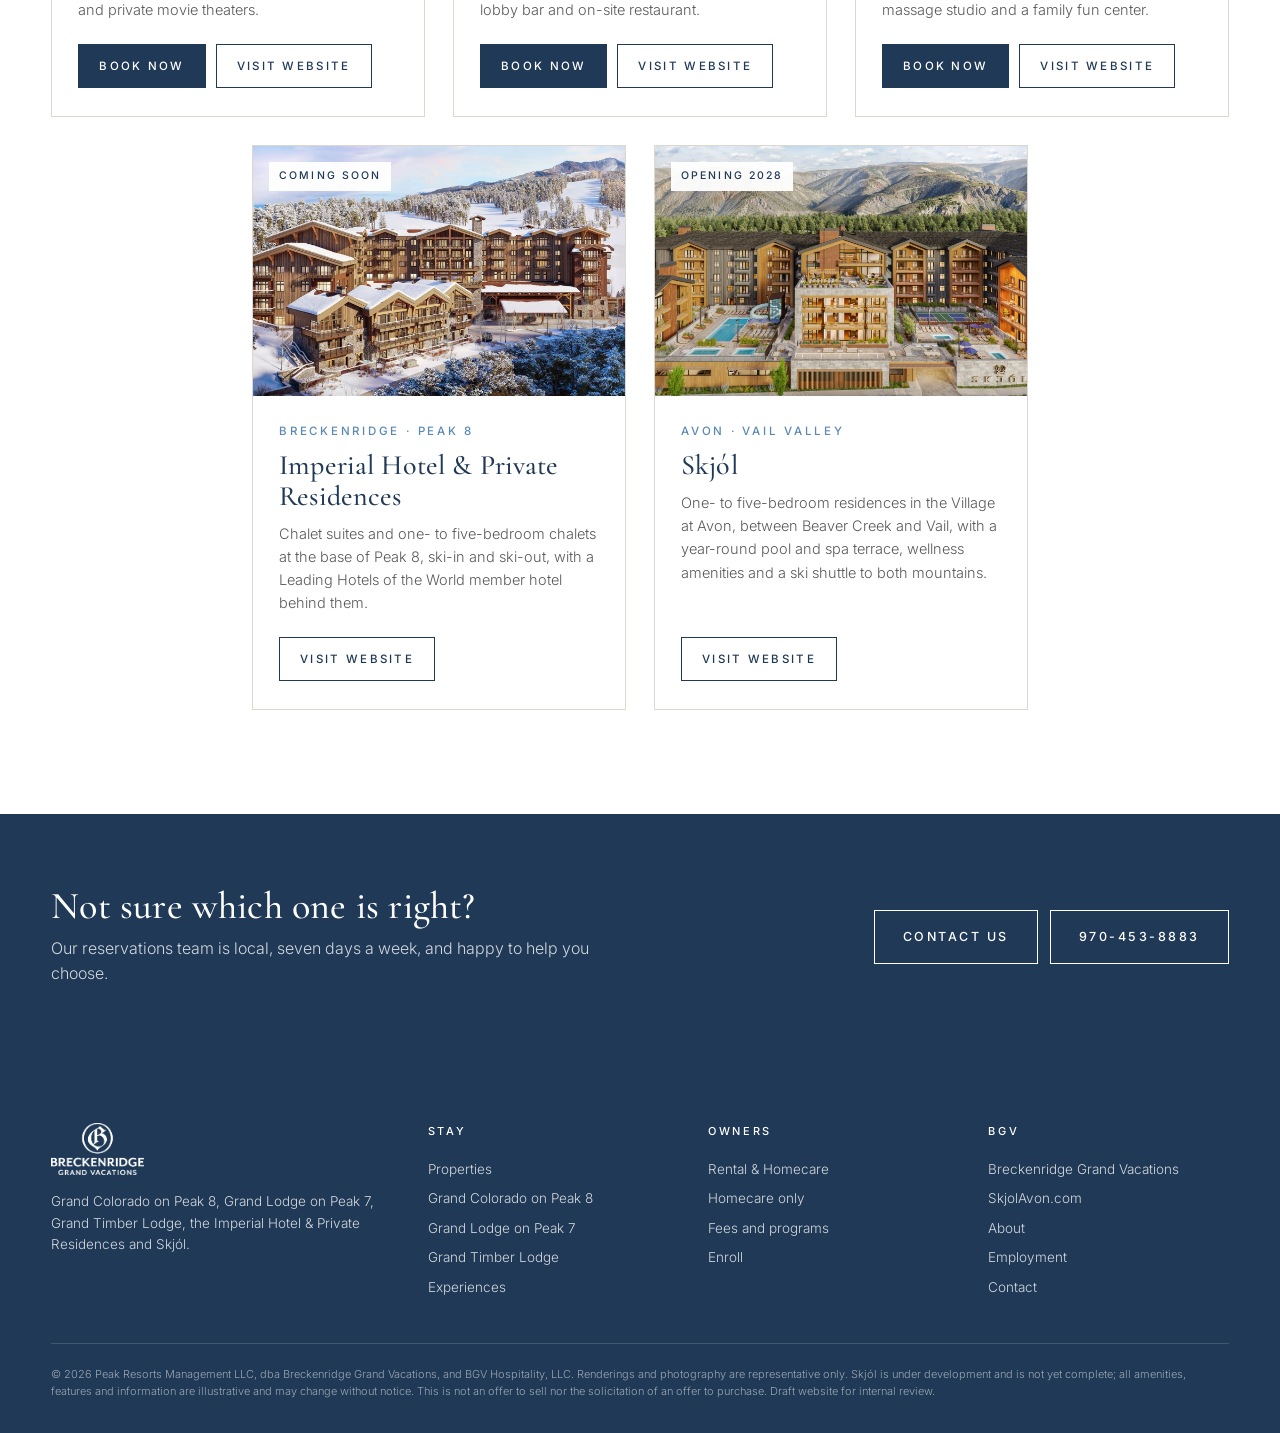
<file: properties.html>
<!DOCTYPE html>
<html lang="en">
<head>
<meta charset="utf-8">
<meta name="viewport" content="width=device-width, initial-scale=1">
<title>Properties | BGV Hospitality</title>
<meta name="description" content="Book Grand Colorado on Peak 8, Grand Lodge on Peak 7 and Grand Timber Lodge in Breckenridge, and explore the Imperial Hotel and Private Residences and Skjól in Avon.">
<link rel="icon" href="img/bgv_logo.png">
<link rel="preconnect" href="https://fonts.googleapis.com">
<link href="https://fonts.googleapis.com/css2?family=Cormorant+Garamond:wght@400;500;600&family=Inter:wght@300;400;500;600&family=Nunito+Sans:wght@400;600;700&family=Montserrat:wght@400;500;600&display=swap" rel="stylesheet">
<link rel="stylesheet" href="style.css?v=5">
</head>
<body>
<div class="draft">Draft for review</div>
<header id="hdr">
  <div class="wrap nav">
    <a class="brand" href="index.html">
      <img class="light" src="img/bgv_logo_white.png" alt="Breckenridge Grand Vacations">
      <img class="dark" src="img/bgv_logo.png" alt="Breckenridge Grand Vacations">
      <span class="hosp">Hospitality</span>
    </a>
    <nav class="links"><a href="properties.html" class="active">Properties</a><a href="experiences.html">Experiences</a><a href="owners.html">Owners</a><a href="about.html">About</a><a href="http://bgvjobs.com" target="_blank" rel="noopener">Employment</a><a href="contact.html">Contact</a></nav>
    <div class="cta">
      <a class="btn light sm" href="properties.html#book">Book a stay</a>
      <button class="hamb" aria-label="Menu">≡</button>
    </div>
  </div>
</header>
<section class="pagehero" style="background-image:url('img/gc8.jpg')">
  <div class="wrap">
    <div class="kicker">Our properties</div>
    <h1>Five mountain homes. One place to book.</h1>
    <p>Slopeside in Breckenridge on Peak 7, Peak 8 and Peak 9, with the Imperial and Skjól coming next.</p>
  </div>
</section>

<section class="props bookband" id="book">
  <div class="wrap">
    <div class="kicker">Book a stay</div>
    <h2>Check availability.</h2>
    <div style="margin-top:32px"><!-- Booking: links each property to its TravelClick (iHotelier) booking engine for now.
     Replace with the embedded TravelClick / SynXis booking engine when BGV hands it off. -->
<form class="book" data-book action="contact.html" method="get">
  <input type="hidden" name="intent" value="stay">
  <label>Property<select name="dest" required><option value="" disabled selected>Choose a property</option><option value="grand-colorado" data-book="https://reservations.travelclick.com/107638">Grand Colorado on Peak 8</option><option value="grand-lodge" data-book="https://reservations.travelclick.com/107644">Grand Lodge on Peak 7</option><option value="grand-timber" data-book="https://reservations.travelclick.com/107642">Grand Timber Lodge</option><option value="imperial">Imperial Hotel &amp; Private Residences (coming soon)</option><option value="skjol">Skjól (opening 2028)</option></select></label>
  <label>Check in<input type="date" name="in"></label>
  <label>Check out<input type="date" name="out"></label>
  <label>Guests<select name="guests"><option value="2">2 guests</option><option value="4">4 guests</option><option value="6">6 guests</option><option value="8">8 guests</option><option value="10">10+ guests</option></select></label>
  <button type="submit">Check availability</button>
</form></div>
  </div>
</section>

<section class="props" style="padding-top:0">
  <div class="wrap">
    <div class="kicker">The BGV family of resorts</div>
    <h2>Find your property.</h2>
    <div class="pgrid"><article class="pcard" id="grand-colorado"><div class="ph"><img src="img/gc8.jpg" alt="Grand Colorado on Peak 8"></div><div class="bd"><div class="kicker">Breckenridge &middot; Peak 8</div><h3>Grand Colorado on Peak 8</h3><p>Ski-in, ski-out at the base of Peak 8: suite to four-bedroom residences, the Infinity Spa, slopeside pools and hot tubs, on-site dining and private movie theaters.</p><div class="acts"><a class="btn solid sm" href="https://reservations.travelclick.com/107638" target="_blank" rel="noopener">Book now</a><a class="btn sm" href="https://grandcolorado.com/" target="_blank" rel="noopener">Visit website</a></div></div></article><article class="pcard" id="grand-lodge"><div class="ph"><img src="img/gl7.jpg" alt="Grand Lodge on Peak 7"></div><div class="bd"><div class="kicker">Breckenridge &middot; Peak 7</div><h3>Grand Lodge on Peak 7</h3><p>Slopeside at the base of Peak 7: suite to four-bedroom residences, Soothe Spa and grotto, indoor and outdoor pools and hot tubs, a lobby bar and on-site restaurant.</p><div class="acts"><a class="btn solid sm" href="https://reservations.travelclick.com/107644" target="_blank" rel="noopener">Book now</a><a class="btn sm" href="https://www.grandlodgeonpeak7.com/" target="_blank" rel="noopener">Visit website</a></div></div></article><article class="pcard" id="grand-timber"><div class="ph"><img src="img/gtl.jpg" alt="Grand Timber Lodge"></div><div class="bd"><div class="kicker">Breckenridge &middot; Peak 9</div><h3>Grand Timber Lodge</h3><p>Studio to three-bedroom residences steps from the lifts near Peak 9, with indoor and outdoor pools and hot tubs, an on-site restaurant, a massage studio and a family fun center.</p><div class="acts"><a class="btn solid sm" href="https://reservations.travelclick.com/107642" target="_blank" rel="noopener">Book now</a><a class="btn sm" href="https://www.grandtimber.com/" target="_blank" rel="noopener">Visit website</a></div></div></article><article class="pcard" id="imperial"><div class="ph"><img src="img/imp_winter.jpg" alt="Imperial Hotel &amp; Private Residences"><span class="tag">Coming soon</span></div><div class="bd"><div class="kicker">Breckenridge &middot; Peak 8</div><h3>Imperial Hotel &amp; Private Residences</h3><p>Chalet suites and one- to five-bedroom chalets at the base of Peak 8, ski-in and ski-out, with a Leading Hotels of the World member hotel behind them.</p><div class="acts"><a class="btn sm" href="https://www.imperialbreckenridge.com/" target="_blank" rel="noopener">Visit website</a></div></div></article><article class="pcard" id="skjol"><div class="ph"><img src="img/skjol_aerial.jpg" alt="Skjól" style="object-position:center 80%"><span class="tag">Opening 2028</span></div><div class="bd"><div class="kicker">Avon &middot; Vail Valley</div><h3>Skjól</h3><p>One- to five-bedroom residences in the Village at Avon, between Beaver Creek and Vail, with a year-round pool and spa terrace, wellness amenities and a ski shuttle to both mountains.</p><div class="acts"><a class="btn sm" href="https://skjolavon.com/" target="_blank" rel="noopener">Visit website</a></div></div></article></div>
  </div>
</section>

<section class="cta-band">
  <div class="wrap">
    <div>
      <h3>Not sure which one is right?</h3>
      <p>Our reservations team is local, seven days a week, and happy to help you choose.</p>
    </div>
    <div class="btns"><a class="btn light" href="contact.html?intent=stay">Contact us</a><a class="btn light" href="tel:9704538883">970-453-8883</a></div>
  </div>
</section>
<script>
  document.querySelectorAll('form[data-book]').forEach(f=>f.addEventListener('submit',e=>{
    const o=f.dest.selectedOptions[0]; const url=o&&o.dataset.book; if(!url) return;   // coming-soon properties go to the contact form
    e.preventDefault();
    const d=v=>{if(!v)return '';const [y,m,dd]=v.split('-');return m+'/'+dd+'/'+y};
    const p=new URLSearchParams();
    if(f.in.value) p.set('DateIn',d(f.in.value));
    if(f.out.value) p.set('DateOut',d(f.out.value));
    p.set('Adults',f.guests.value);
    window.open(url+'?'+p.toString()+'#/guestsandrooms','_blank','noopener');
  }));
</script><footer>
  <div class="wrap">
    <div class="grid">
      <div>
        <img class="logo" src="img/bgv_logo_white.png" alt="Breckenridge Grand Vacations">
        <p>Grand Colorado on Peak 8, Grand Lodge on Peak 7, Grand Timber Lodge, the Imperial Hotel &amp; Private Residences and Skjól.</p>
      </div>
      <div><h5>Stay</h5><a href="properties.html">Properties</a><a href="properties.html#grand-colorado">Grand Colorado on Peak 8</a><a href="properties.html#grand-lodge">Grand Lodge on Peak 7</a><a href="properties.html#grand-timber">Grand Timber Lodge</a><a href="experiences.html">Experiences</a></div>
      <div><h5>Owners</h5><a href="owners.html#rental">Rental &amp; Homecare</a><a href="owners.html#homecare">Homecare only</a><a href="owners.html#fees">Fees and programs</a><a href="owners.html#enroll">Enroll</a></div>
      <div><h5>BGV</h5><a href="https://breckenridgegrandvacations.com" target="_blank" rel="noopener">Breckenridge Grand Vacations</a><a href="https://skjolavon.com" target="_blank" rel="noopener">SkjolAvon.com</a><a href="about.html">About</a><a href="http://bgvjobs.com" target="_blank" rel="noopener">Employment</a><a href="contact.html">Contact</a></div>
    </div>
    <div class="fine">&copy; 2026 Peak Resorts Management LLC, dba Breckenridge Grand Vacations, and BGV Hospitality, LLC. Renderings and photography are representative only. Skjól is under development and is not yet complete; all amenities, features and information are illustrative and may change without notice. This is not an offer to sell nor the solicitation of an offer to purchase. Draft website for internal review.</div>
  </div>
</footer>
<script>
  const hdr=document.getElementById('hdr');
  const onScroll=()=>{hdr.classList.toggle('scrolled',window.scrollY>60)};
  window.addEventListener('scroll',onScroll,{passive:true}); onScroll();
  document.querySelector('.hamb').addEventListener('click',()=>hdr.classList.toggle('open'));
</script>
</body>
</html>
</file>
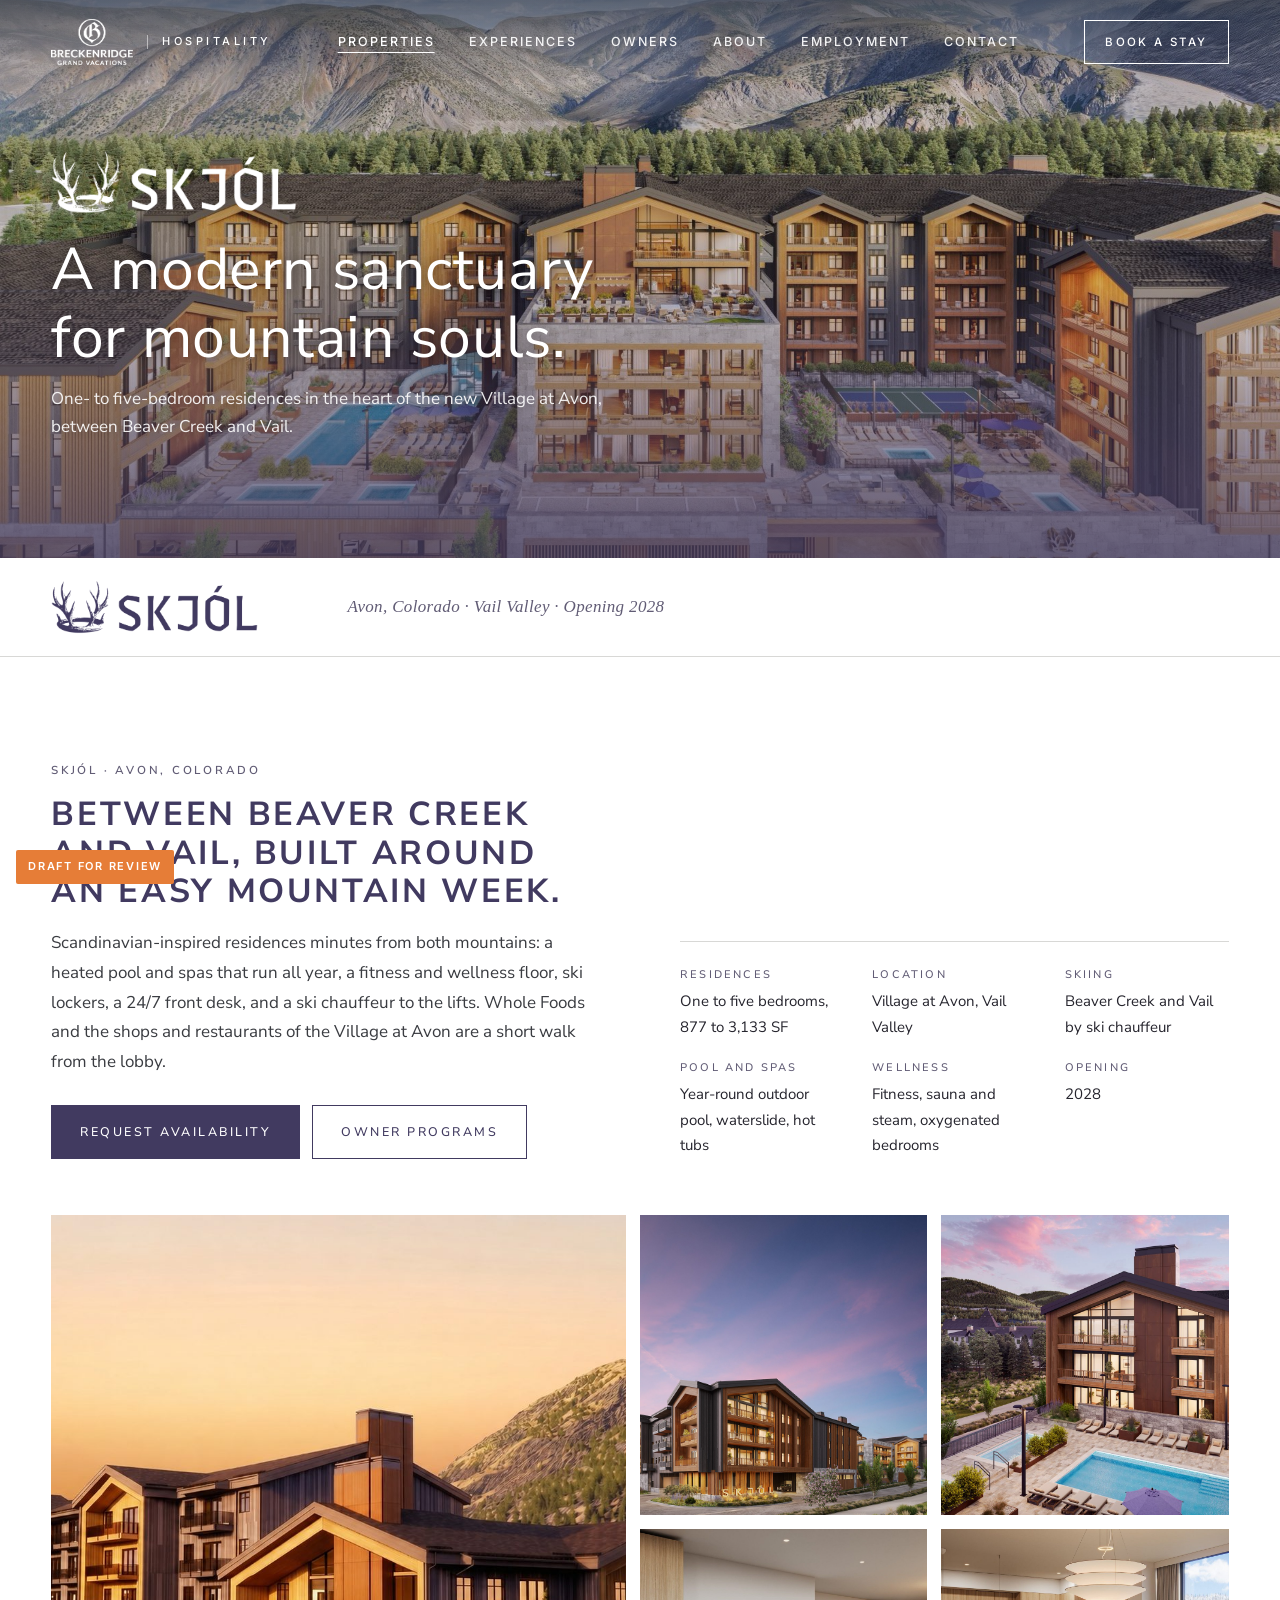
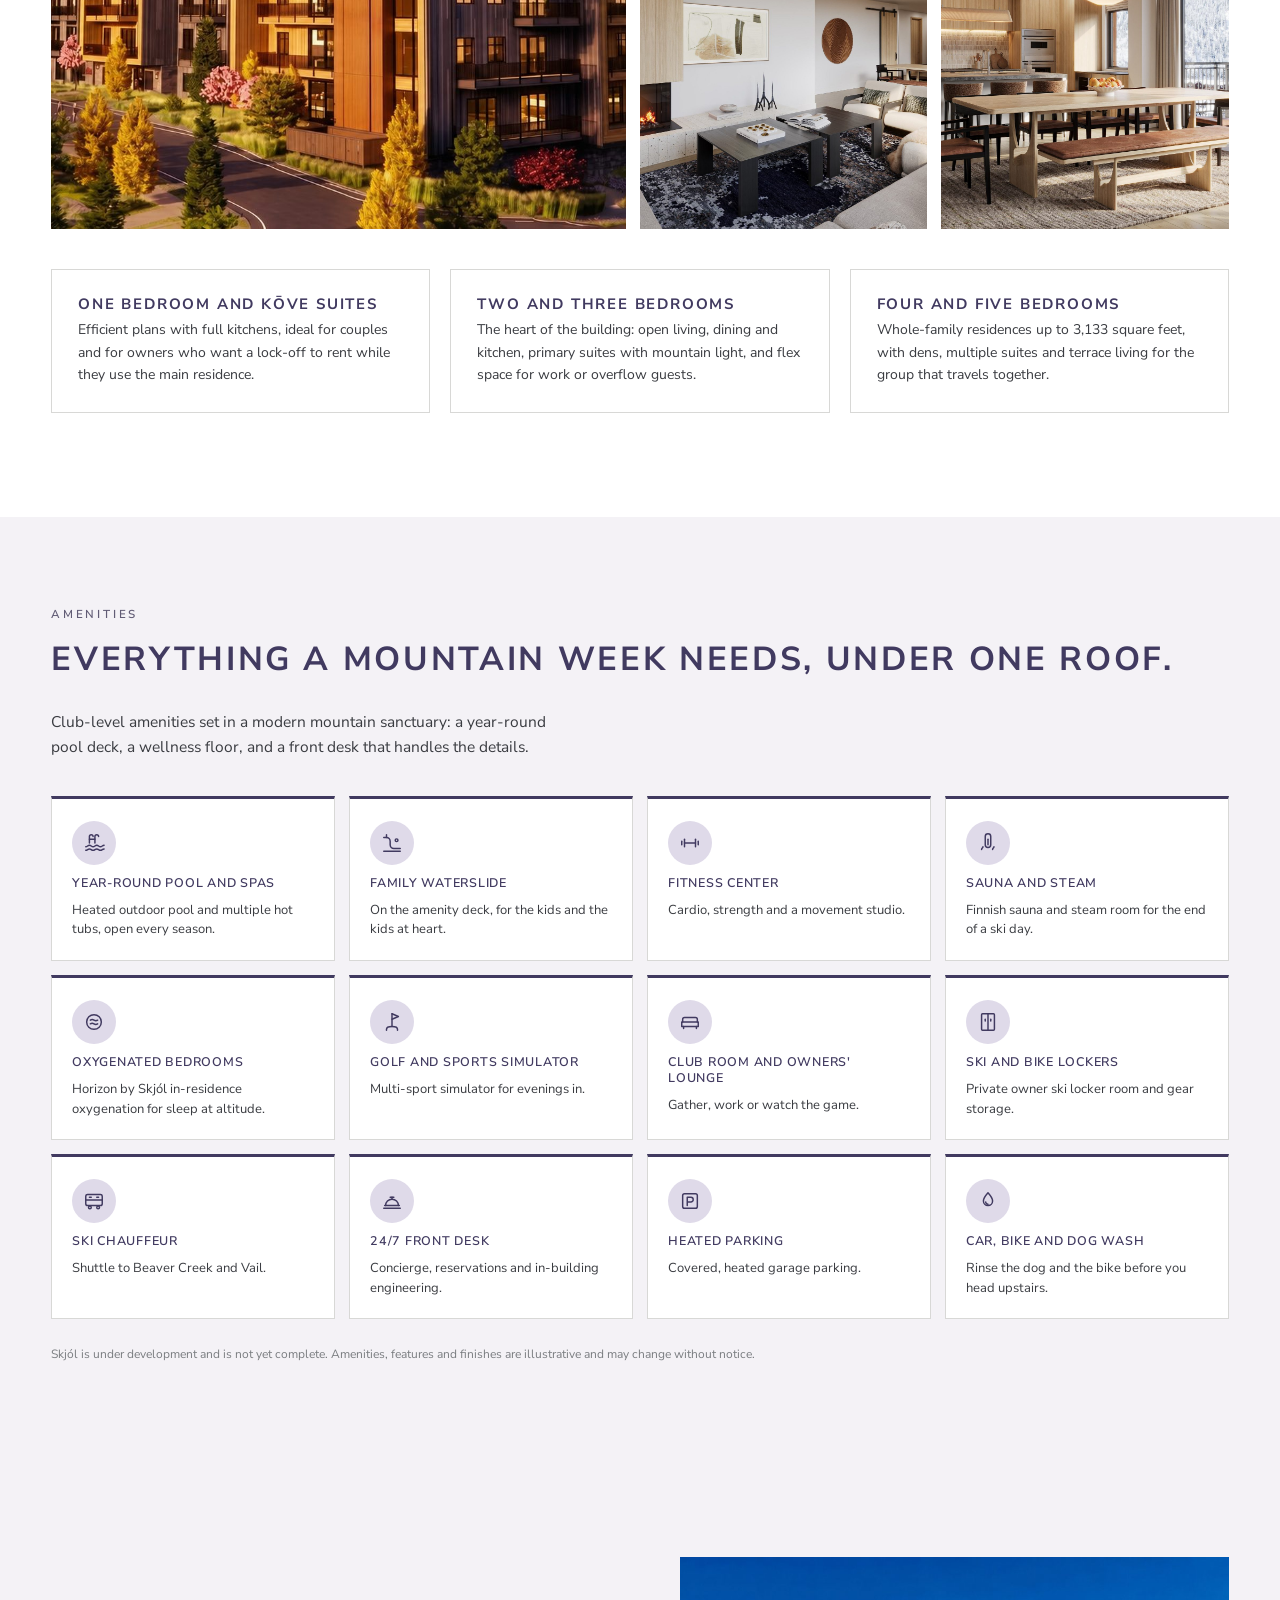
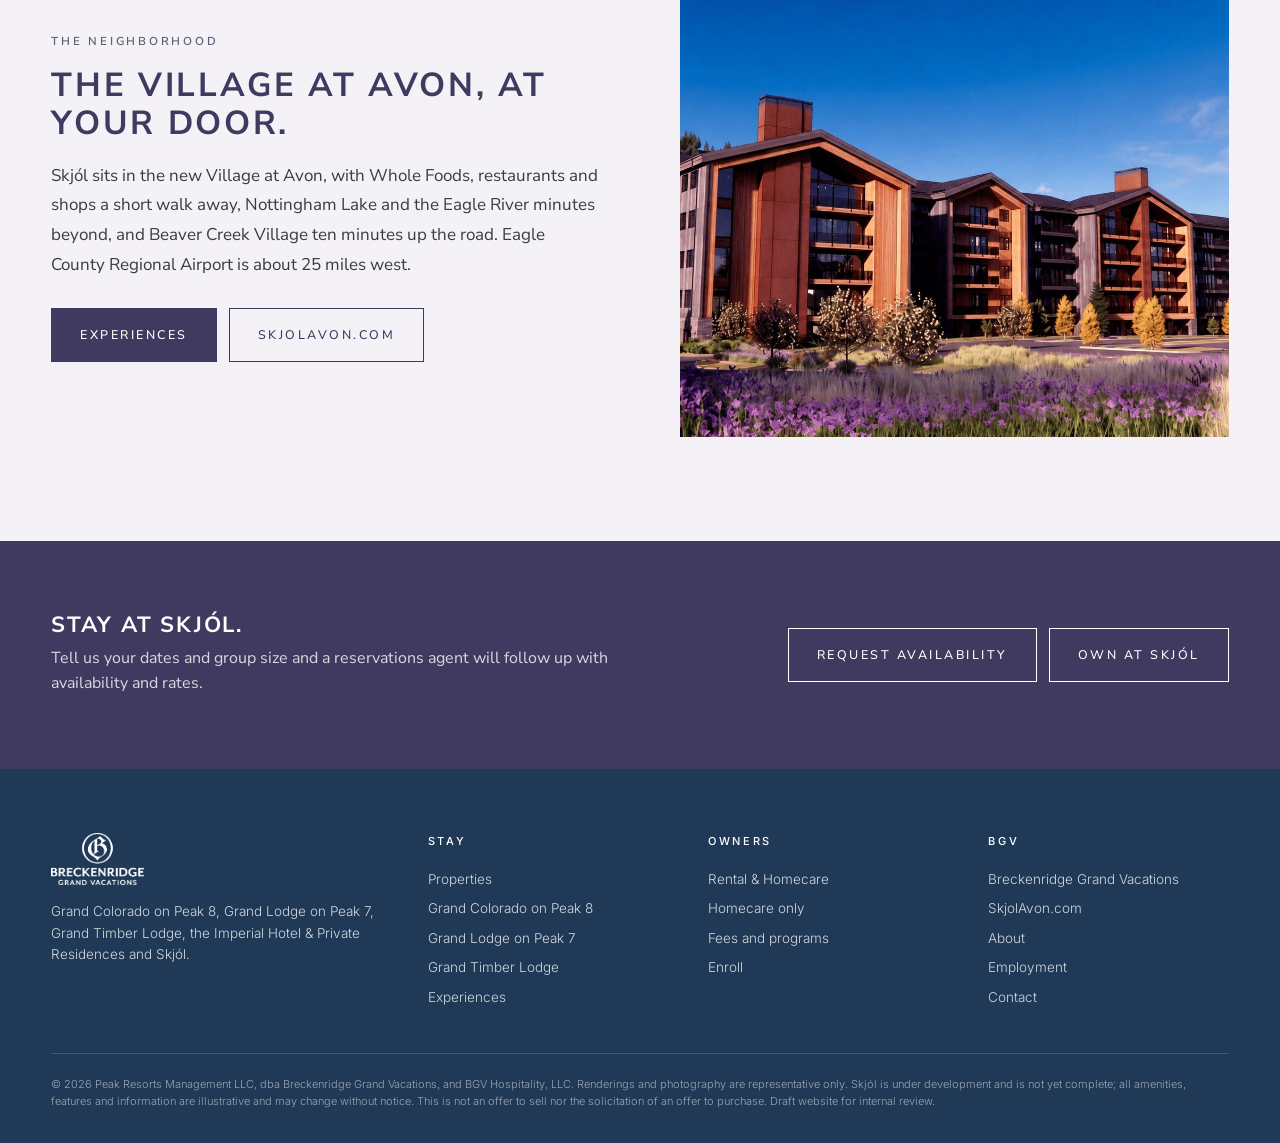
<file: skjol.html>
<!DOCTYPE html>
<html lang="en">
<head>
<meta charset="utf-8">
<meta name="viewport" content="width=device-width, initial-scale=1">
<title>Skjól, Avon | BGV Hospitality</title>
<meta name="description" content="Skjól, Avon: one- to five-bedroom residences in the Village at Avon with a year-round pool and spa terrace, wellness floor and ski shuttle to Beaver Creek and Vail.">
<link rel="icon" href="img/bgv_logo.png">
<link rel="preconnect" href="https://fonts.googleapis.com">
<link href="https://fonts.googleapis.com/css2?family=Cormorant+Garamond:wght@400;500;600&family=Inter:wght@300;400;500;600&family=Nunito+Sans:wght@400;600;700&family=Montserrat:wght@400;500;600&display=swap" rel="stylesheet">
<link rel="stylesheet" href="style.css?v=5">
</head>
<body>
<div class="draft">Draft for review</div>
<header id="hdr">
  <div class="wrap nav">
    <a class="brand" href="index.html">
      <img class="light" src="img/bgv_logo_white.png" alt="Breckenridge Grand Vacations">
      <img class="dark" src="img/bgv_logo.png" alt="Breckenridge Grand Vacations">
      <span class="hosp">Hospitality</span>
    </a>
    <nav class="links"><a href="properties.html" class="active">Properties</a><a href="experiences.html">Experiences</a><a href="owners.html">Owners</a><a href="about.html">About</a><a href="http://bgvjobs.com" target="_blank" rel="noopener">Employment</a><a href="contact.html">Contact</a></nav>
    <div class="cta">
      <a class="btn light sm" href="properties.html#book">Book a stay</a>
      <button class="hamb" aria-label="Menu">≡</button>
    </div>
  </div>
</header>
<main class="theme-skjol">
<section class="pagehero" style="background-image:url('img/skjol_aerial.jpg')">
  <div class="wrap">
    <img class="plogo" src="img/skjol_logo_white.png" alt="Skjól">
    <h1>A modern sanctuary for mountain souls.</h1>
    <p>One- to five-bedroom residences in the heart of the new Village at Avon, between Beaver Creek and Vail.</p>
  </div>
</section>

<div class="brandbar">
  <div class="wrap">
    <img src="img/skjol_logo_purple.png" alt="Skjól">
    <span class="tag">Avon, Colorado &middot; Vail Valley &middot; Opening 2028</span>
    <nav class="links"><a href="#residences">Residences</a><a href="#amenities">Amenities</a><a href="#neighborhood">Neighborhood</a><a href="contact.html?intent=stay&dest=skjol">Availability</a></nav>
  </div>
</div>

<section class="prop" id="residences">
  <div class="wrap">
    <div class="head">
      <div>
        <div class="kicker">Skjól &middot; Avon, Colorado</div>
        <h2>Between Beaver Creek and Vail, built around an easy mountain week.</h2>
        <p class="lede" style="margin-top:18px">Scandinavian-inspired residences minutes from both mountains: a heated pool and spas that run all year, a fitness and wellness floor, ski lockers, a 24/7 front desk, and a ski chauffeur to the lifts. Whole Foods and the shops and restaurants of the Village at Avon are a short walk from the lobby.</p>
        <div style="margin-top:28px;display:flex;gap:12px;flex-wrap:wrap"><a class="btn solid" href="contact.html?intent=stay&dest=skjol">Request availability</a><a class="btn" href="owners.html">Owner programs</a></div>
      </div>
      <div class="facts">
        <div><b>Residences</b><span>One to five bedrooms, 877 to 3,133 SF</span></div>
        <div><b>Location</b><span>Village at Avon, Vail Valley</span></div>
        <div><b>Skiing</b><span>Beaver Creek and Vail by ski chauffeur</span></div>
        <div><b>Pool and spas</b><span>Year-round outdoor pool, waterslide, hot tubs</span></div>
        <div><b>Wellness</b><span>Fitness, sauna and steam, oxygenated bedrooms</span></div>
        <div><b>Opening</b><span>2028</span></div>
      </div>
    </div>
    <div class="gallery">
      <img src="img/skjol_backcorner_dusk.jpg" alt="Skjól at dusk" style="object-position:center 60%">
      <img src="img/skjol_corner.jpg" alt="Skjól entrance">
      <img src="img/skjol_pool.jpg" alt="Skjól amenity deck at dusk">
      <img src="img/skjol_living.jpg" alt="Skjól residence living room">
      <img src="img/skjol_interior.jpg" alt="Skjól kitchen and dining">
    </div>
    <div class="types">
      <div class="type"><h4>One bedroom and KŌVE suites</h4><p>Efficient plans with full kitchens, ideal for couples and for owners who want a lock-off to rent while they use the main residence.</p></div>
      <div class="type"><h4>Two and three bedrooms</h4><p>The heart of the building: open living, dining and kitchen, primary suites with mountain light, and flex space for work or overflow guests.</p></div>
      <div class="type"><h4>Four and five bedrooms</h4><p>Whole-family residences up to 3,133 square feet, with dens, multiple suites and terrace living for the group that travels together.</p></div>
    </div>
  </div>
</section>

<section class="amenities" id="amenities">
  <div class="wrap">
    <div class="head2">
      <div>
        <div class="kicker">Amenities</div>
        <h2>Everything a mountain week needs, under one roof.</h2>
      </div>
      <p>Club-level amenities set in a modern mountain sanctuary: a year-round pool deck, a wellness floor, and a front desk that handles the details.</p>
    </div>
    <div class="agrid"><div class="am"><span class="ic"><svg viewBox="0 0 24 24" aria-hidden="true"><path d="M3 16c2 0 2-1.5 4-1.5S9 16 11 16s2-1.5 4-1.5S17 16 19 16s2-1.5 4-1.5"/><path d="M3 20c2 0 2-1.5 4-1.5S9 20 11 20s2-1.5 4-1.5S17 20 19 20s2-1.5 4-1.5"/><path d="M7 12V5a2 2 0 0 1 4 0"/><path d="M13 12V5a2 2 0 0 1 4 0"/><path d="M7 8h6"/></svg></span><b>Year-round pool and spas</b><small>Heated outdoor pool and multiple hot tubs, open every season.</small></div><div class="am"><span class="ic"><svg viewBox="0 0 24 24" aria-hidden="true"><path d="M3 6h3a4 4 0 0 1 4 4v4a4 4 0 0 0 4 4h7"/><path d="M6 6V3"/><path d="M3 21h18"/><circle cx="17" cy="9" r="1.5"/></svg></span><b>Family waterslide</b><small>On the amenity deck, for the kids and the kids at heart.</small></div><div class="am"><span class="ic"><svg viewBox="0 0 24 24" aria-hidden="true"><path d="M6 8v8"/><path d="M18 8v8"/><path d="M3 10v4"/><path d="M21 10v4"/><path d="M6 12h12"/></svg></span><b>Fitness center</b><small>Cardio, strength and a movement studio.</small></div><div class="am"><span class="ic"><svg viewBox="0 0 24 24" aria-hidden="true"><path d="M9 14a3 3 0 1 0 6 0V5a3 3 0 0 0-6 0v9z"/><path d="M12 8v6"/><path d="M17 19c0-1.5 1.5-1.5 1.5-3"/><path d="M5 19c0-1.5 1.5-1.5 1.5-3"/></svg></span><b>Sauna and steam</b><small>Finnish sauna and steam room for the end of a ski day.</small></div><div class="am"><span class="ic"><svg viewBox="0 0 24 24" aria-hidden="true"><circle cx="12" cy="12" r="8"/><path d="M8 14c1.5-1 2.5-1 4 0s2.5 1 4 0"/><path d="M8 10c1.5-1 2.5-1 4 0s2.5 1 4 0"/></svg></span><b>Oxygenated bedrooms</b><small>Horizon by Skjól in-residence oxygenation for sleep at altitude.</small></div><div class="am"><span class="ic"><svg viewBox="0 0 24 24" aria-hidden="true"><path d="M6 21v-1c0-2 2.5-3 6-3s6 1 6 3v1"/><path d="M12 17V3"/><path d="M12 3l7 3-7 3"/></svg></span><b>Golf and sports simulator</b><small>Multi-sport simulator for evenings in.</small></div><div class="am"><span class="ic"><svg viewBox="0 0 24 24" aria-hidden="true"><path d="M4 12V9a2 2 0 0 1 2-2h12a2 2 0 0 1 2 2v3"/><path d="M3 12h18v5H3z"/><path d="M5 17v2"/><path d="M19 17v2"/></svg></span><b>Club room and owners' lounge</b><small>Gather, work or watch the game.</small></div><div class="am"><span class="ic"><svg viewBox="0 0 24 24" aria-hidden="true"><rect x="5" y="3" width="14" height="18" rx="1"/><path d="M12 3v18"/><path d="M9 9v2"/><path d="M15 9v2"/></svg></span><b>Ski and bike lockers</b><small>Private owner ski locker room and gear storage.</small></div><div class="am"><span class="ic"><svg viewBox="0 0 24 24" aria-hidden="true"><rect x="3" y="5" width="18" height="12" rx="2"/><path d="M3 11h18"/><circle cx="7.5" cy="19" r="1.5"/><circle cx="16.5" cy="19" r="1.5"/><path d="M7 8h2"/><path d="M15 8h2"/></svg></span><b>Ski chauffeur</b><small>Shuttle to Beaver Creek and Vail.</small></div><div class="am"><span class="ic"><svg viewBox="0 0 24 24" aria-hidden="true"><path d="M4 17h16"/><path d="M5 17a7 7 0 0 1 14 0"/><path d="M12 10V8"/><path d="M10 8h4"/><path d="M3 20h18"/></svg></span><b>24/7 front desk</b><small>Concierge, reservations and in-building engineering.</small></div><div class="am"><span class="ic"><svg viewBox="0 0 24 24" aria-hidden="true"><rect x="4" y="4" width="16" height="16" rx="2"/><path d="M9 17V8h4a2.5 2.5 0 0 1 0 5H9"/></svg></span><b>Heated parking</b><small>Covered, heated garage parking.</small></div><div class="am"><span class="ic"><svg viewBox="0 0 24 24" aria-hidden="true"><path d="M12 3s5 5.5 5 9a5 5 0 0 1-10 0c0-3.5 5-9 5-9z"/><path d="M9.5 13a2.5 2.5 0 0 0 2.5 2.5"/></svg></span><b>Car, bike and dog wash</b><small>Rinse the dog and the bike before you head upstairs.</small></div></div>
    <p class="amen-note">Skjól is under development and is not yet complete. Amenities, features and finishes are illustrative and may change without notice.</p>
  </div>
</section>

<section class="teaser" id="neighborhood">
  <div class="wrap grid">
    <div>
      <div class="kicker">The neighborhood</div>
      <h2>The Village at Avon, at your door.</h2>
      <p class="lede" style="margin-top:18px">Skjól sits in the new Village at Avon, with Whole Foods, restaurants and shops a short walk away, Nottingham Lake and the Eagle River minutes beyond, and Beaver Creek Village ten minutes up the road. Eagle County Regional Airport is about 25 miles west.</p>
      <div style="margin-top:28px;display:flex;gap:12px;flex-wrap:wrap"><a class="btn solid" href="experiences.html">Experiences</a><a class="btn" href="https://skjolavon.com" target="_blank" rel="noopener">SkjolAvon.com</a></div>
    </div>
    <img src="img/skjol_back_day.jpg" alt="Skjól exterior">
  </div>
</section>

<section class="cta-band">
  <div class="wrap">
    <div>
      <h3>Stay at Skjól.</h3>
      <p>Tell us your dates and group size and a reservations agent will follow up with availability and rates.</p>
    </div>
    <div class="btns"><a class="btn light" href="contact.html?intent=stay&dest=skjol">Request availability</a><a class="btn light" href="owners.html">Own at Skjól</a></div>
  </div>
</section>
</main>
<footer>
  <div class="wrap">
    <div class="grid">
      <div>
        <img class="logo" src="img/bgv_logo_white.png" alt="Breckenridge Grand Vacations">
        <p>Grand Colorado on Peak 8, Grand Lodge on Peak 7, Grand Timber Lodge, the Imperial Hotel &amp; Private Residences and Skjól.</p>
      </div>
      <div><h5>Stay</h5><a href="properties.html">Properties</a><a href="properties.html#grand-colorado">Grand Colorado on Peak 8</a><a href="properties.html#grand-lodge">Grand Lodge on Peak 7</a><a href="properties.html#grand-timber">Grand Timber Lodge</a><a href="experiences.html">Experiences</a></div>
      <div><h5>Owners</h5><a href="owners.html#rental">Rental &amp; Homecare</a><a href="owners.html#homecare">Homecare only</a><a href="owners.html#fees">Fees and programs</a><a href="owners.html#enroll">Enroll</a></div>
      <div><h5>BGV</h5><a href="https://breckenridgegrandvacations.com" target="_blank" rel="noopener">Breckenridge Grand Vacations</a><a href="https://skjolavon.com" target="_blank" rel="noopener">SkjolAvon.com</a><a href="about.html">About</a><a href="http://bgvjobs.com" target="_blank" rel="noopener">Employment</a><a href="contact.html">Contact</a></div>
    </div>
    <div class="fine">&copy; 2026 Peak Resorts Management LLC, dba Breckenridge Grand Vacations, and BGV Hospitality, LLC. Renderings and photography are representative only. Skjól is under development and is not yet complete; all amenities, features and information are illustrative and may change without notice. This is not an offer to sell nor the solicitation of an offer to purchase. Draft website for internal review.</div>
  </div>
</footer>
<script>
  const hdr=document.getElementById('hdr');
  const onScroll=()=>{hdr.classList.toggle('scrolled',window.scrollY>60)};
  window.addEventListener('scroll',onScroll,{passive:true}); onScroll();
  document.querySelector('.hamb').addEventListener('click',()=>hdr.classList.toggle('open'));
</script>
</body>
</html>
</file>
<file: style.css>
:root{
    --navy:#1F3956; --blue:#5B89B4; --sky:#DCE7F1; --sand:#F5F3EF; --stone:#E9E5DE; --ink:#222222; --gray:#5A5A5A; --mid:#8A8A8A; --line:#DCD8D0; --accent:#E67D37; --white:#ffffff;
    --serif:'Cormorant Garamond', Georgia, 'Times New Roman', serif;
    --sans:'Inter', 'Helvetica Neue', Helvetica, Arial, sans-serif;
  }
  *{box-sizing:border-box;margin:0;padding:0}
  html{scroll-behavior:smooth}
  body{font-family:var(--sans);color:var(--ink);background:var(--white);line-height:1.6;font-weight:300;-webkit-font-smoothing:antialiased}
  img{display:block;max-width:100%}
  a{color:inherit;text-decoration:none}
  h1,h2,h3,.serif{font-family:var(--serif);font-weight:500;line-height:1.1;letter-spacing:.005em}
  h2{font-size:clamp(34px,4vw,50px);color:var(--navy)}
  h3{font-size:clamp(24px,2.4vw,30px);color:var(--navy)}
  .kicker{font-size:11.5px;letter-spacing:.24em;text-transform:uppercase;color:var(--blue);font-weight:500;margin-bottom:16px}
  .lede{font-size:18px;color:var(--gray);max-width:720px;line-height:1.7}
  .wrap{width:min(1240px,92vw);margin:0 auto}
  section{padding:104px 0}
  .btn{display:inline-flex;align-items:center;gap:10px;font-family:var(--sans);font-size:12.5px;letter-spacing:.2em;text-transform:uppercase;font-weight:500;padding:16px 28px;border:1px solid var(--navy);color:var(--navy);background:transparent;cursor:pointer;transition:all .25s}
  .btn:hover{background:var(--navy);color:#fff}
  .btn.solid{background:var(--navy);color:#fff}
  .btn.solid:hover{background:var(--blue);border-color:var(--blue)}
  .btn.light{border-color:#fff;color:#fff}
  .btn.light:hover{background:#fff;color:var(--navy)}
  .btn.sm{padding:12px 20px;font-size:11.5px}

  /* header */
  header{position:fixed;top:0;left:0;right:0;z-index:50;transition:background .3s, box-shadow .3s;background:linear-gradient(to bottom, rgba(20,32,48,.55), rgba(20,32,48,0))}
  header.scrolled{background:rgba(255,255,255,.97);box-shadow:0 1px 0 var(--line)}
  .nav{display:flex;align-items:center;justify-content:space-between;height:84px}
  .brand{display:flex;align-items:center;gap:14px}
  .brand img{height:46px;width:auto}
  .brand .hosp{font-family:var(--sans);font-size:11px;letter-spacing:.32em;text-transform:uppercase;color:#fff;border-left:1px solid rgba(255,255,255,.5);padding-left:14px;line-height:1.2;font-weight:500}
  header.scrolled .brand .hosp{color:var(--navy);border-color:var(--line)}
  .brand img.dark{display:none}
  header.scrolled .brand img.light{display:none}
  header.scrolled .brand img.dark{display:block}
  nav.links{display:flex;gap:34px}
  nav.links a{font-size:12.5px;letter-spacing:.16em;text-transform:uppercase;color:#fff;font-weight:500;opacity:.92}
  header.scrolled nav.links a{color:var(--navy)}
  nav.links a:hover{opacity:1;text-decoration:underline;text-underline-offset:6px}
  .nav .cta{display:flex;gap:10px;align-items:center}
  .hamb{display:none;background:none;border:0;color:#fff;font-size:26px}
  header.scrolled .hamb{color:var(--navy)}
  header.scrolled .btn.light{border-color:var(--navy);color:var(--navy)}
  header.scrolled .btn.light:hover{background:var(--navy);color:#fff}
  section{scroll-margin-top:84px}
  header.open{background:rgba(255,255,255,.98)}
  header.open nav.links{display:flex;flex-direction:column;gap:0;position:absolute;left:0;right:0;top:84px;background:#fff;border-top:1px solid var(--line);padding:10px 4vw 18px}
  header.open nav.links a{color:var(--navy);padding:14px 0;border-bottom:1px solid var(--line)}
  header.open .brand .hosp,header.open .hamb{color:var(--navy)}
  header.open .brand img.light{display:none}
  header.open .brand img.dark{display:block}

  /* hero */
  .hero{position:relative;height:100vh;min-height:640px;color:#fff}
  .hero::after{content:"";position:absolute;inset:0;background:linear-gradient(to top, rgba(20,32,48,.72) 0%, rgba(20,32,48,.15) 55%, rgba(20,32,48,.25) 100%)}
  .hero .wrap{position:relative;z-index:2;height:100%;display:flex;flex-direction:column;justify-content:flex-end;padding-bottom:64px}
  .hero .kicker{color:#fff;opacity:.85}
  .hero h1{font-size:clamp(46px,7vw,92px);max-width:14ch;margin-bottom:22px;font-weight:400}
  .hero p{font-size:18px;max-width:560px;opacity:.92;margin-bottom:40px}
  .book{display:grid;grid-template-columns:1.4fr 1fr 1fr .8fr auto;background:rgba(255,255,255,.96);color:var(--ink);border-radius:2px;overflow:hidden;box-shadow:0 20px 50px rgba(0,0,0,.25)}
  .book label{display:block;padding:16px 22px;border-right:1px solid var(--line);font-size:10.5px;letter-spacing:.2em;text-transform:uppercase;color:var(--mid);font-weight:500}
  .book label span{display:block;font-family:var(--sans);font-size:15px;letter-spacing:0;text-transform:none;color:var(--ink);margin-top:6px;font-weight:400}
  .book select,.book input{width:100%;border:0;background:transparent;font:400 15px var(--sans);color:var(--ink);margin-top:6px;outline:none}
  .book button{border:0;background:var(--navy);color:#fff;font:500 12.5px var(--sans);letter-spacing:.2em;text-transform:uppercase;padding:0 34px;cursor:pointer}
  .book button:hover{background:var(--blue)}

  /* intro */
  .intro{background:var(--sand)}
  .intro .grid{display:grid;grid-template-columns:1.1fr .9fr;gap:80px;align-items:center}
  .stats{display:grid;grid-template-columns:repeat(2,1fr);gap:28px}
  .stat{border-top:1px solid var(--navy);padding-top:18px}
  .stat b{display:block;font-family:var(--serif);font-size:44px;color:var(--navy);font-weight:500;line-height:1}
  .stat span{display:block;font-size:13px;color:var(--gray);margin-top:8px;letter-spacing:.04em}

  /* destinations */
  .dest{display:grid;grid-template-columns:1fr 1fr;gap:28px;margin-top:56px}
  .card{position:relative;overflow:hidden;min-height:560px;display:flex;align-items:flex-end;color:#fff;background:#333 center/cover no-repeat}
  .card::after{content:"";position:absolute;inset:0;background:linear-gradient(to top, rgba(20,32,48,.85) 0%, rgba(20,32,48,0) 60%)}
  .card .in{position:relative;z-index:2;padding:40px}
  .card .kicker{color:#fff;opacity:.85;margin-bottom:10px}
  .card h3{color:#fff;font-size:38px;margin-bottom:10px}
  .card p{max-width:46ch;opacity:.92;margin-bottom:22px;font-size:15px}
  .card img.bg{position:absolute;inset:0;width:100%;height:100%;object-fit:cover;transition:transform 1.2s ease}
  .card:hover img.bg{transform:scale(1.04)}

  /* property */
  .prop .head{display:grid;grid-template-columns:1fr 1fr;gap:80px;align-items:end;margin-bottom:56px}
  .prop .facts{display:grid;grid-template-columns:repeat(3,1fr);gap:18px 28px;border-top:1px solid var(--line);padding-top:24px}
  .prop .facts div b{display:block;font-size:11px;letter-spacing:.2em;text-transform:uppercase;color:var(--mid);font-weight:500;margin-bottom:6px}
  .prop .facts div span{font-size:15px;color:var(--ink)}
  .gallery{display:grid;grid-template-columns:2fr 1fr 1fr;grid-template-rows:300px 300px;gap:14px}
  .gallery img{width:100%;height:100%;object-fit:cover}
  .gallery img:first-child{grid-row:span 2}
  .amen{display:grid;grid-template-columns:repeat(4,1fr);gap:14px 40px;margin-top:48px;list-style:none}
  .amen li{font-size:14.5px;color:var(--gray);padding:12px 0;border-bottom:1px solid var(--line)}
  .prop.alt{background:var(--sand)}
  .types{display:grid;grid-template-columns:repeat(3,1fr);gap:20px;margin-top:40px}
  .type{background:#fff;border:1px solid var(--line);padding:26px}
  .prop.alt .type{background:#fff}
  .type h4{font-family:var(--serif);font-size:24px;color:var(--navy);font-weight:500;margin-bottom:6px}
  .type p{font-size:14px;color:var(--gray)}

  /* experiences */
  .exp{background:var(--navy);color:#fff}
  .exp h2,.exp h3{color:#fff}
  .exp .kicker{color:var(--sky)}
  .exp .lede{color:rgba(255,255,255,.8)}
  .exp .grid{display:grid;grid-template-columns:repeat(4,1fr);gap:18px;margin-top:56px}
  .exp .tile{position:relative;height:420px;overflow:hidden}
  .exp .tile img{width:100%;height:100%;object-fit:cover;transition:transform 1.2s}
  .exp .tile:hover img{transform:scale(1.05)}
  .exp .tile div{position:absolute;left:0;right:0;bottom:0;padding:22px;background:linear-gradient(to top, rgba(20,32,48,.9), rgba(20,32,48,0))}
  .exp .tile h4{font-family:var(--serif);font-size:26px;font-weight:500;margin-bottom:4px}
  .exp .tile p{font-size:13.5px;opacity:.85}

  /* owners */
  .owners .grid{display:grid;grid-template-columns:1fr 1fr;gap:80px;align-items:start}
  .path{margin-top:48px;border:1px solid var(--line);overflow-x:auto}
  .path table{min-width:760px}
  .fees > div{overflow-x:auto}
  .fees table{min-width:520px}
  table{width:100%;border-collapse:collapse;font-size:14px}
  th,td{padding:14px 16px;border-bottom:1px solid var(--line);text-align:center;vertical-align:middle}
  th{background:var(--navy);color:#fff;font-weight:500;letter-spacing:.08em;font-size:12px;text-transform:uppercase}
  td:first-child,th:first-child{text-align:left}
  td:first-child{color:var(--ink);font-weight:400}
  td .dot{display:inline-block;width:9px;height:9px;border-radius:50%;background:var(--blue)}
  td .dash{color:var(--mid)}
  td small{color:var(--gray);font-size:12.5px}
  .progs{display:grid;grid-template-columns:1fr 1fr;gap:28px;margin-top:40px}
  .prog{background:var(--sand);padding:36px}
  .prog h4{font-family:var(--serif);font-size:28px;color:var(--navy);font-weight:500;margin-bottom:12px}
  .prog p{font-size:14.5px;color:var(--gray);margin-bottom:14px}
  .prog ul{list-style:none;font-size:14.5px}
  .prog ul li{padding:8px 0;border-bottom:1px solid var(--line)}
  .prog ul li:last-child{border-bottom:0}
  .fees{display:grid;grid-template-columns:1fr 1fr;gap:28px;margin-top:28px}
  .fees table{font-size:13.5px}
  .fees th{background:var(--sky);color:var(--navy)}
  details{border-top:1px solid var(--line);padding:18px 0}
  details summary{cursor:pointer;font-family:var(--serif);font-size:22px;color:var(--navy);list-style:none;display:flex;justify-content:space-between;align-items:center}
  details summary::after{content:"+";font-size:26px;color:var(--blue)}
  details[open] summary::after{content:"–"}
  details .body{padding-top:16px;color:var(--gray);font-size:14.5px}
  .perf{display:grid;grid-template-columns:repeat(3,1fr);gap:14px;margin-top:20px}
  .perf div{background:#fff;border:1px solid var(--line);padding:18px}
  .perf b{display:block;font-family:var(--serif);font-size:22px;color:var(--navy);font-weight:500}
  .perf span{font-size:12.5px;color:var(--mid);letter-spacing:.06em;text-transform:uppercase}
  .legal{font-size:11px;color:var(--mid);line-height:1.6;margin-top:36px;border-top:1px solid var(--line);padding-top:18px}

  /* about */
  .about{background:var(--sand)}
  .about .grid{display:grid;grid-template-columns:1fr 1fr;gap:80px;align-items:center}
  .about img{width:100%;height:520px;object-fit:cover}
  .resorts{display:flex;flex-wrap:wrap;gap:10px;margin-top:26px}
  .resorts span{font-size:12.5px;letter-spacing:.08em;border:1px solid var(--navy);color:var(--navy);padding:8px 14px;border-radius:2px}

  /* contact */
  .contact .grid{display:grid;grid-template-columns:1fr 1fr;gap:80px}
  form .row{display:grid;grid-template-columns:1fr 1fr;gap:14px}
  form input,form select,form textarea{width:100%;border:1px solid var(--line);padding:14px;font:300 15px var(--sans);color:var(--ink);background:#fff;margin-bottom:14px;outline:none}
  form input:focus,form select:focus,form textarea:focus{border-color:var(--blue)}
  .cline{padding:18px 0;border-bottom:1px solid var(--line);font-size:15px}
  .cline b{display:block;font-size:11px;letter-spacing:.2em;text-transform:uppercase;color:var(--mid);font-weight:500;margin-bottom:4px}

  footer{background:var(--navy);color:rgba(255,255,255,.8);padding:64px 0 32px;font-size:13.5px}
  footer .grid{display:grid;grid-template-columns:1.4fr 1fr 1fr 1fr;gap:40px;margin-bottom:40px}
  footer h5{font-size:11px;letter-spacing:.24em;text-transform:uppercase;color:#fff;margin-bottom:14px;font-weight:500}
  footer a{display:block;padding:4px 0}
  footer a:hover{color:#fff}
  footer .logo{height:52px;width:auto;margin-bottom:16px}
  footer .fine{border-top:1px solid rgba(255,255,255,.15);padding-top:22px;font-size:11px;color:rgba(255,255,255,.55);line-height:1.6}
  .draft{position:fixed;bottom:16px;left:16px;z-index:60;background:var(--accent);color:#fff;font-size:11px;letter-spacing:.16em;text-transform:uppercase;padding:8px 12px;border-radius:2px;font-weight:600}

  @media (max-width:1000px){
    nav.links{display:none}
    .hamb{display:block}
    .book{grid-template-columns:1fr 1fr}
    .book button{grid-column:span 2;padding:18px}
    .intro .grid,.prop .head,.owners .grid,.about .grid,.contact .grid{grid-template-columns:1fr;gap:40px}
    .dest{grid-template-columns:1fr}
    .gallery{grid-template-columns:1fr 1fr;grid-template-rows:220px 220px 220px}
    .gallery img:first-child{grid-column:span 2;grid-row:span 1}
    .amen{grid-template-columns:1fr 1fr}
    .types{grid-template-columns:1fr}
    .exp .grid{grid-template-columns:1fr 1fr}
    .progs,.fees{grid-template-columns:1fr}
    .perf{grid-template-columns:1fr 1fr}
    footer .grid{grid-template-columns:1fr 1fr}
    section{padding:72px 0}
    .hero{height:auto;min-height:100vh;padding-top:120px}
    .hero .wrap{padding-bottom:48px}
    .hero h1{font-size:44px}
    .card{min-height:440px}
    .about img{height:360px}
    th,td{padding:10px 8px;font-size:12.5px}
  }
  @media (max-width:560px){
    .book{grid-template-columns:1fr}
    .book button{grid-column:span 1}
    .stats,.exp .grid,.perf,footer .grid,.amen,form .row{grid-template-columns:1fr}
    .brand .hosp{display:none}
    .nav .cta .btn{display:none}
    .exp .tile{height:300px}
  }

  /* multi-page additions */
  nav.links a.active{text-decoration:underline;text-underline-offset:6px;opacity:1}
  .hero{background-position:center;background-size:cover;background-repeat:no-repeat}
  .pagehero{position:relative;min-height:62vh;padding-top:150px;background-position:center;background-size:cover;background-repeat:no-repeat;color:#fff;padding-bottom:0}
  .pagehero::after{content:"";position:absolute;inset:0;background:linear-gradient(to top, rgba(20,32,48,.72) 0%, rgba(20,32,48,.15) 60%, rgba(20,32,48,.3) 100%)}
  .pagehero .wrap{position:relative;z-index:2;display:flex;flex-direction:column;justify-content:flex-end;align-items:flex-start;padding-bottom:56px}
  .pagehero .plogo{height:64px;width:auto;align-self:flex-start;margin-bottom:22px;filter:drop-shadow(0 2px 8px rgba(0,0,0,.25))}
  .pagehero .kicker{color:#fff;opacity:.9}
  .pagehero .wrap > *{text-shadow:0 1px 12px rgba(0,0,0,.35)}
  .pagehero h1{font-size:clamp(36px,5vw,68px);max-width:18ch;font-weight:400}
  .pagehero p{font-size:17px;max-width:560px;opacity:.9;margin-top:14px}
  .crumbs{font-size:12px;letter-spacing:.14em;text-transform:uppercase;color:var(--mid);padding:22px 0;border-bottom:1px solid var(--line)}
  .crumbs a:hover{color:var(--navy)}
  .cta-band{background:var(--navy);color:#fff;padding:72px 0}
  .cta-band .wrap{display:flex;justify-content:space-between;align-items:center;gap:32px;flex-wrap:wrap}
  .cta-band h3{color:#fff;font-size:clamp(26px,3vw,38px)}
  .cta-band p{color:rgba(255,255,255,.8);margin-top:8px;max-width:56ch}
  .cta-band .btns{display:flex;gap:12px;flex-wrap:wrap}
  .teaser{background:var(--sand)}
  .teaser.white{background:#fff}
  .teaser .grid{display:grid;grid-template-columns:1fr 1fr;gap:80px;align-items:center}
  .teaser img{width:100%;height:480px;object-fit:cover}
  .exp.teaser-exp .grid{margin-top:44px}
  @media (max-width:1000px){
    .pagehero{min-height:420px;padding-top:130px}
    .pagehero .plogo{height:48px}
    .pagehero .wrap{padding-bottom:40px}
    .teaser .grid{grid-template-columns:1fr;gap:36px}
    .teaser img{height:320px}
  }

  /* ===== property themes (scoped to <main>) ===== */
  main.theme-skjol{
    --navy:#413A60; --blue:#615C75; --sky:#DFDAE9; --sand:#F4F2F6; --line:#D8D8D6; --gray:#3A3C41; --mid:#7A7D80; --ink:#26252E;
    --sans:'Avenir Next','Avenir','Nunito Sans','Helvetica Neue',Helvetica,Arial,sans-serif;
    --serif:'Nicholas',Georgia,'Times New Roman',serif;
    font-family:var(--sans);font-weight:400;color:var(--ink);
  }
  main.theme-skjol p,main.theme-skjol small,main.theme-skjol .facts div span,main.theme-skjol .type p{font-weight:400}
  main.theme-skjol .kicker,main.theme-skjol .facts div b{color:var(--blue)}
  main.theme-skjol h1,main.theme-skjol h2,main.theme-skjol h3,main.theme-skjol h4{font-family:var(--sans);font-weight:700;text-transform:uppercase;letter-spacing:.08em;line-height:1.15}
  main.theme-skjol h1{font-size:clamp(30px,4.2vw,54px)}
  main.theme-skjol h2{font-size:clamp(24px,2.6vw,34px)}
  main.theme-skjol h3{font-size:clamp(18px,1.8vw,22px)}
  main.theme-skjol .type h4{font-size:15px;letter-spacing:.12em}
  main.theme-skjol .kicker{color:var(--blue);font-weight:600}
  main.theme-skjol .lede{font-family:var(--sans);font-size:17px;line-height:1.75}
  main.theme-skjol .btn{border-radius:0}
  main.theme-skjol .pagehero::after{background:linear-gradient(to top, rgba(65,58,96,.78) 0%, rgba(65,58,96,.12) 60%, rgba(65,58,96,.25) 100%)}
  main.theme-skjol .pagehero h1{text-transform:none;letter-spacing:.01em;font-weight:400;font-family:var(--sans);font-size:clamp(34px,4.6vw,60px)}
  main.theme-skjol .cta-band,main.theme-skjol .exp{background:var(--navy)}

  main.theme-imperial{
    --navy:#2D3C41; --blue:#3C6891; --sky:#E4E7F3; --sand:#F4F3F1; --line:#DDDAD4; --gray:#4E5A5F; --mid:#8C9498; --ink:#2D3C41; --accent:#B8A565; --iris:#9178B7; --brisk:#A1ADD8; --twilight:#403A60;
    --sans:'Proxima Nova','proxima-nova','Montserrat','Helvetica Neue',Helvetica,Arial,sans-serif;
    --serif:'Latienne Pro','Latienne','Cormorant Garamond',Georgia,serif;
    font-family:var(--sans);
  }
  main.theme-imperial h1,main.theme-imperial h2,main.theme-imperial h3{font-family:var(--serif);font-weight:400;letter-spacing:.06em;text-transform:uppercase;line-height:1.15}
  main.theme-imperial h1{font-size:clamp(32px,4.6vw,60px)}
  main.theme-imperial h2{font-size:clamp(24px,2.8vw,38px)}
  main.theme-imperial h3{font-size:clamp(18px,1.9vw,24px)}
  main.theme-imperial .kicker{color:var(--navy);position:relative;padding-bottom:12px}
  main.theme-imperial .kicker::after{content:"";display:block;width:56px;height:1px;background:var(--accent);margin-top:10px}
  main.theme-imperial .pagehero .kicker{color:#fff}
  main.theme-imperial .pagehero .kicker::after{background:var(--accent)}
  main.theme-imperial .pagehero h1{text-transform:uppercase;letter-spacing:.12em;font-weight:400;font-size:clamp(28px,3.8vw,52px);max-width:24ch}
  main.theme-imperial .pagehero::after{background:linear-gradient(to top, rgba(45,60,65,.8) 0%, rgba(45,60,65,.12) 60%, rgba(45,60,65,.25) 100%)}
  main.theme-imperial .btn.solid{background:var(--accent);border-color:var(--accent);color:#fff}
  main.theme-imperial .btn.solid:hover{background:var(--navy);border-color:var(--navy)}
  main.theme-imperial .cta-band{background:var(--twilight)}
  main.theme-imperial .cta-band .btn.light:hover{color:var(--twilight)}
  main.theme-imperial .type{border-top:2px solid var(--accent)}
  main.theme-imperial .type h4{font-family:var(--serif);letter-spacing:.04em}

  /* property brand bar under hero */
  .brandbar{border-bottom:1px solid var(--line);background:#fff}
  .brandbar .wrap{display:flex;align-items:center;justify-content:space-between;gap:24px;padding:22px 0;flex-wrap:wrap}
  .brandbar img{height:54px;width:auto}
  .brandbar .tag{font-size:12px;letter-spacing:.24em;text-transform:uppercase;color:var(--mid);font-weight:500}
  main.theme-skjol .brandbar .tag{font-family:var(--serif);font-style:italic;text-transform:none;letter-spacing:.02em;font-size:17px;color:var(--blue)}
  .brandbar .links{display:flex;gap:22px;font-size:12px;letter-spacing:.16em;text-transform:uppercase;font-weight:500;color:var(--navy)}
  .brandbar .links a:hover{text-decoration:underline;text-underline-offset:5px}

  /* amenity cards */
  .amenities{background:var(--sand);padding:88px 0}
  .amenities .head2{display:flex;justify-content:space-between;align-items:end;gap:32px;margin-bottom:36px;flex-wrap:wrap}
  .amenities .head2 p{max-width:56ch;color:var(--gray);font-size:15.5px}
  .agroup{margin-top:34px}
  .agroup h3{margin-bottom:16px;padding-bottom:10px;border-bottom:1px solid var(--line)}
  .agrid{display:grid;grid-template-columns:repeat(4,1fr);gap:14px}
  .am{background:#fff;border:1px solid var(--line);padding:22px 20px 20px;display:flex;flex-direction:column;gap:10px;min-height:150px;transition:transform .25s, box-shadow .25s}
  .am:hover{transform:translateY(-2px);box-shadow:0 12px 30px rgba(0,0,0,.06)}
  .am .ic{width:44px;height:44px;border-radius:50%;background:var(--sky);color:var(--navy);display:grid;place-items:center;flex:none}
  .am .ic svg{width:22px;height:22px;stroke:currentColor;fill:none;stroke-width:1.6;stroke-linecap:round;stroke-linejoin:round}
  .am b{font-size:14.5px;font-weight:600;color:var(--navy);line-height:1.3}
  .am small{font-size:13px;color:var(--gray);line-height:1.5}
  main.theme-skjol .am{border-top:3px solid var(--navy);border-radius:0}
  main.theme-skjol .am b{text-transform:uppercase;letter-spacing:.06em;font-size:12.5px}
  main.theme-imperial .am{border-top:2px solid var(--accent)}
  main.theme-imperial .am .ic{background:var(--sky);color:var(--blue)}
  main.theme-imperial .am b{font-family:var(--serif);font-size:17px;font-weight:400;letter-spacing:.02em}
  .amen-note{font-size:12px;color:var(--mid);margin-top:26px;line-height:1.6}

  /* home cards with property logos */
  .card .logo{height:46px;width:auto;margin-bottom:12px}

  @media (max-width:1000px){ .agrid{grid-template-columns:1fr 1fr} .brandbar .links{display:none} }
  @media (max-width:560px){ .agrid{grid-template-columns:1fr} .brandbar img{height:44px} }

  /* properties (Oct 2026) */
  .props{background:#fff}
  .bookband{background:var(--sand);padding:72px 0;margin-bottom:104px}
  .bookband .book{box-shadow:0 10px 30px rgba(0,0,0,.08)}
  .pgrid{display:grid;grid-template-columns:repeat(6,1fr);gap:28px;margin-top:48px}
  .pcard{grid-column:span 2;background:#fff;border:1px solid var(--line);display:flex;flex-direction:column;scroll-margin-top:110px}
  .pcard:nth-child(4){grid-column:2 / span 2}
  .pcard:nth-child(5){grid-column:4 / span 2}
  .pcard .ph{position:relative;height:250px;overflow:hidden;background:#333}
  .pcard .ph img{width:100%;height:100%;object-fit:cover;transition:transform 1.2s ease}
  .pcard:hover .ph img{transform:scale(1.04)}
  .pcard .tag{position:absolute;top:16px;left:16px;background:rgba(255,255,255,.95);color:var(--navy);font-size:10.5px;letter-spacing:.2em;text-transform:uppercase;padding:6px 10px;font-weight:500}
  .pcard .bd{padding:26px 26px 28px;display:flex;flex-direction:column;flex:1}
  .pcard .kicker{margin-bottom:10px}
  .pcard h3{font-size:28px;margin-bottom:10px}
  .pcard p{font-size:14.5px;color:var(--gray);margin-bottom:22px;flex:1}
  .pcard .acts{display:flex;gap:10px;flex-wrap:wrap}
  @media (max-width:1000px){ .pgrid{grid-template-columns:1fr 1fr} .pcard,.pcard:nth-child(4),.pcard:nth-child(5){grid-column:auto} }
  @media (max-width:640px){ .pgrid{grid-template-columns:1fr} }
</file>
